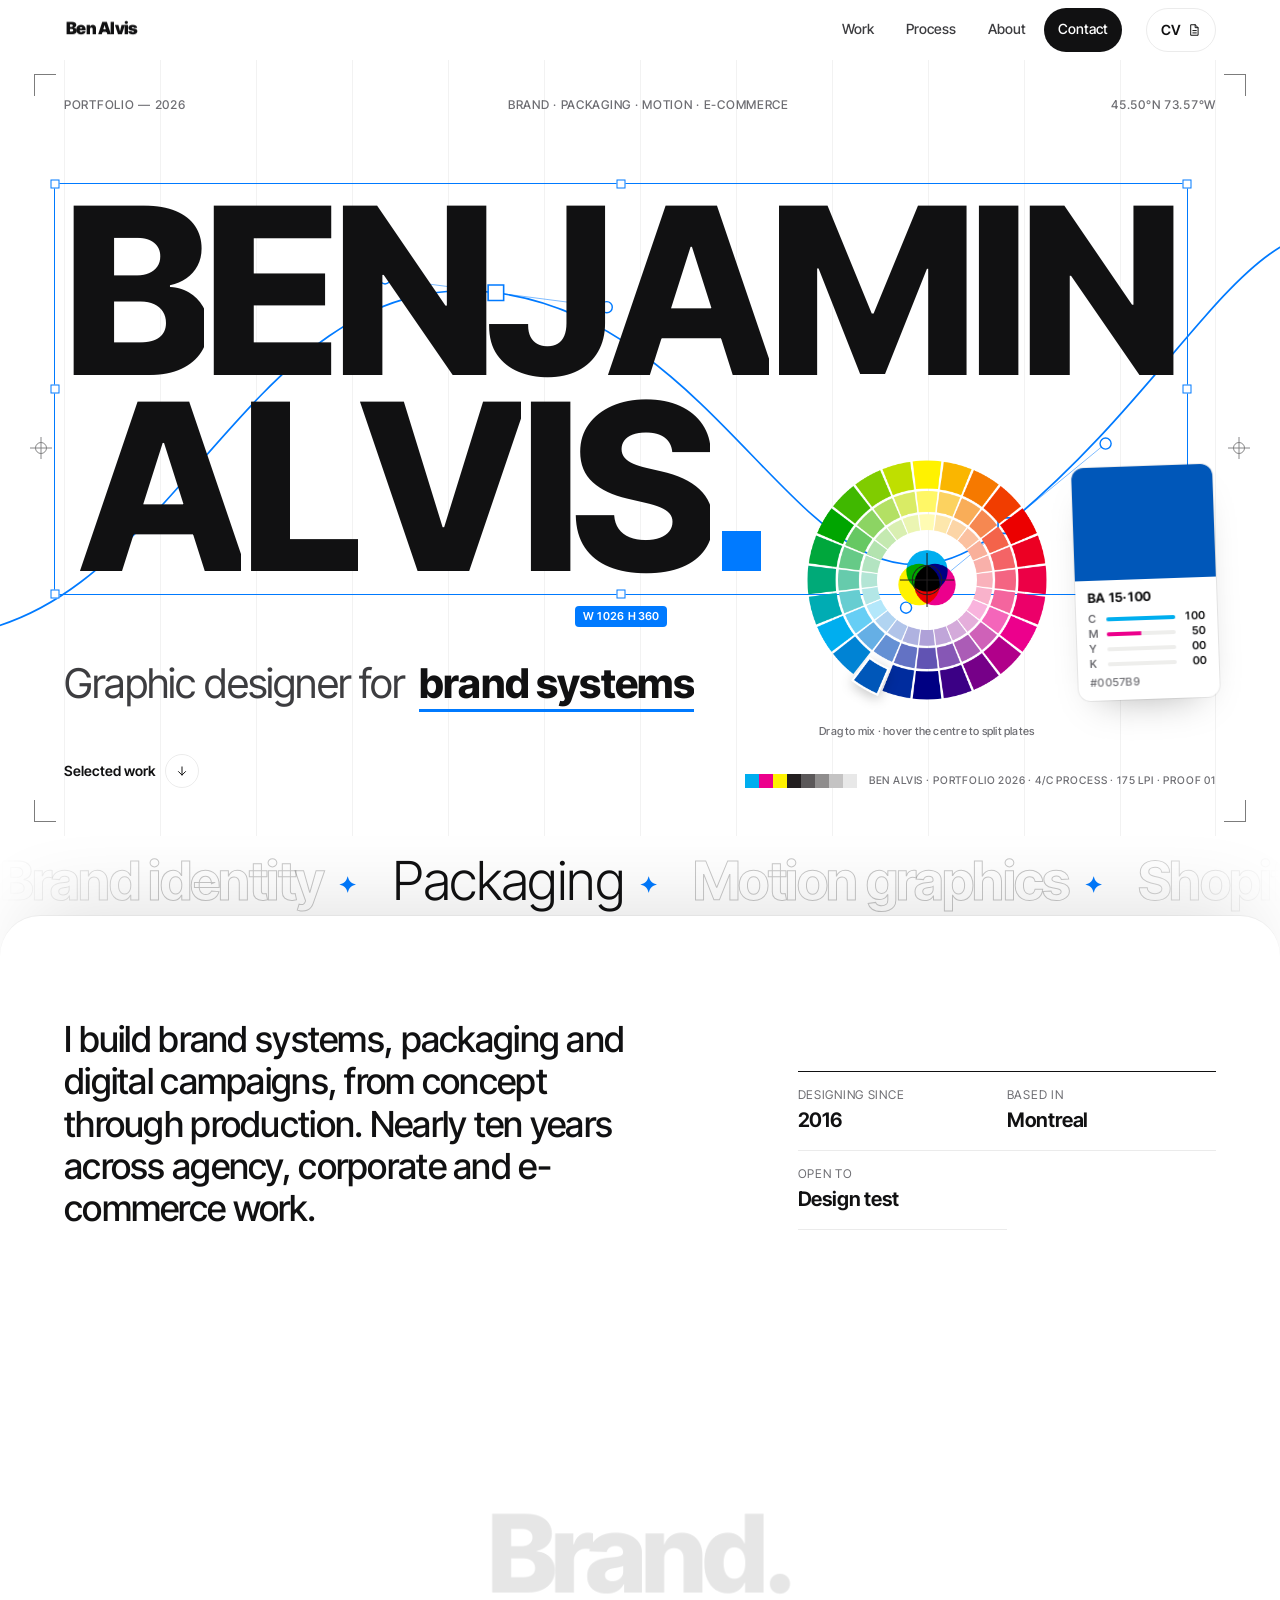
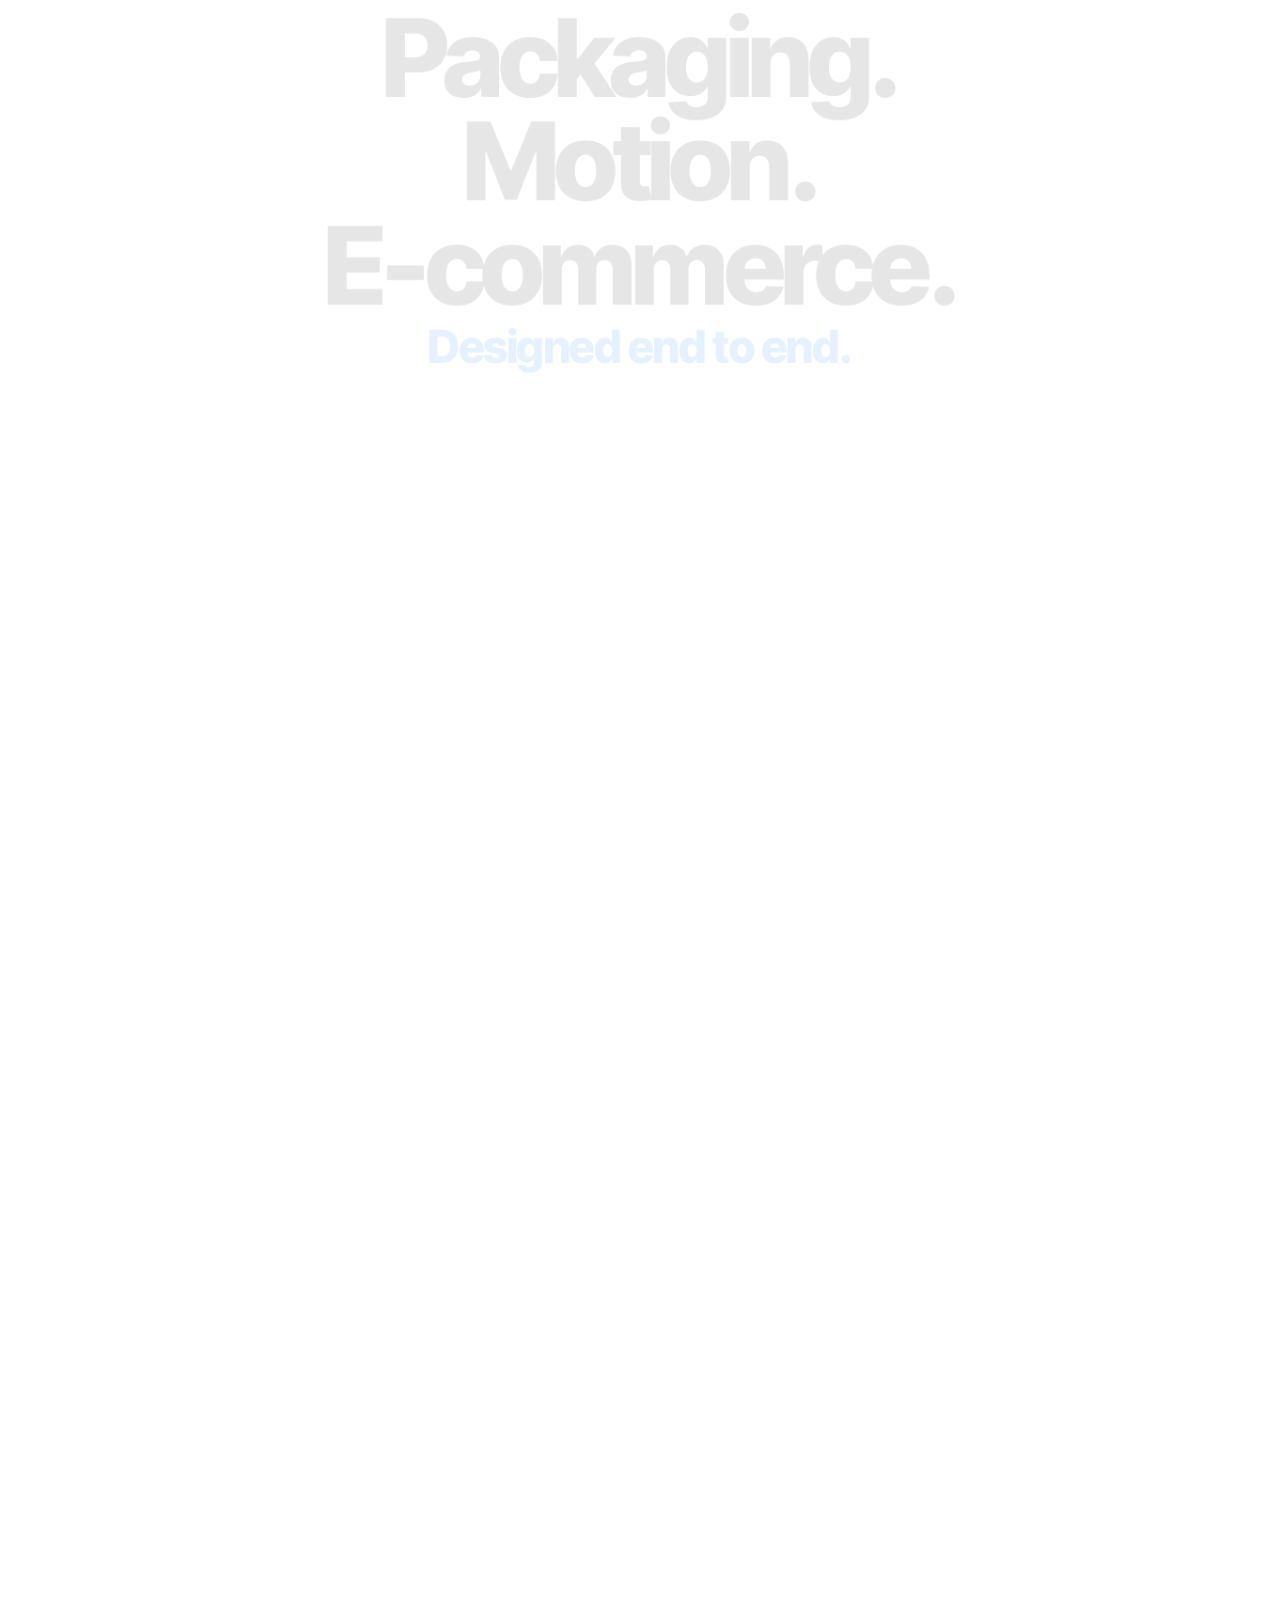
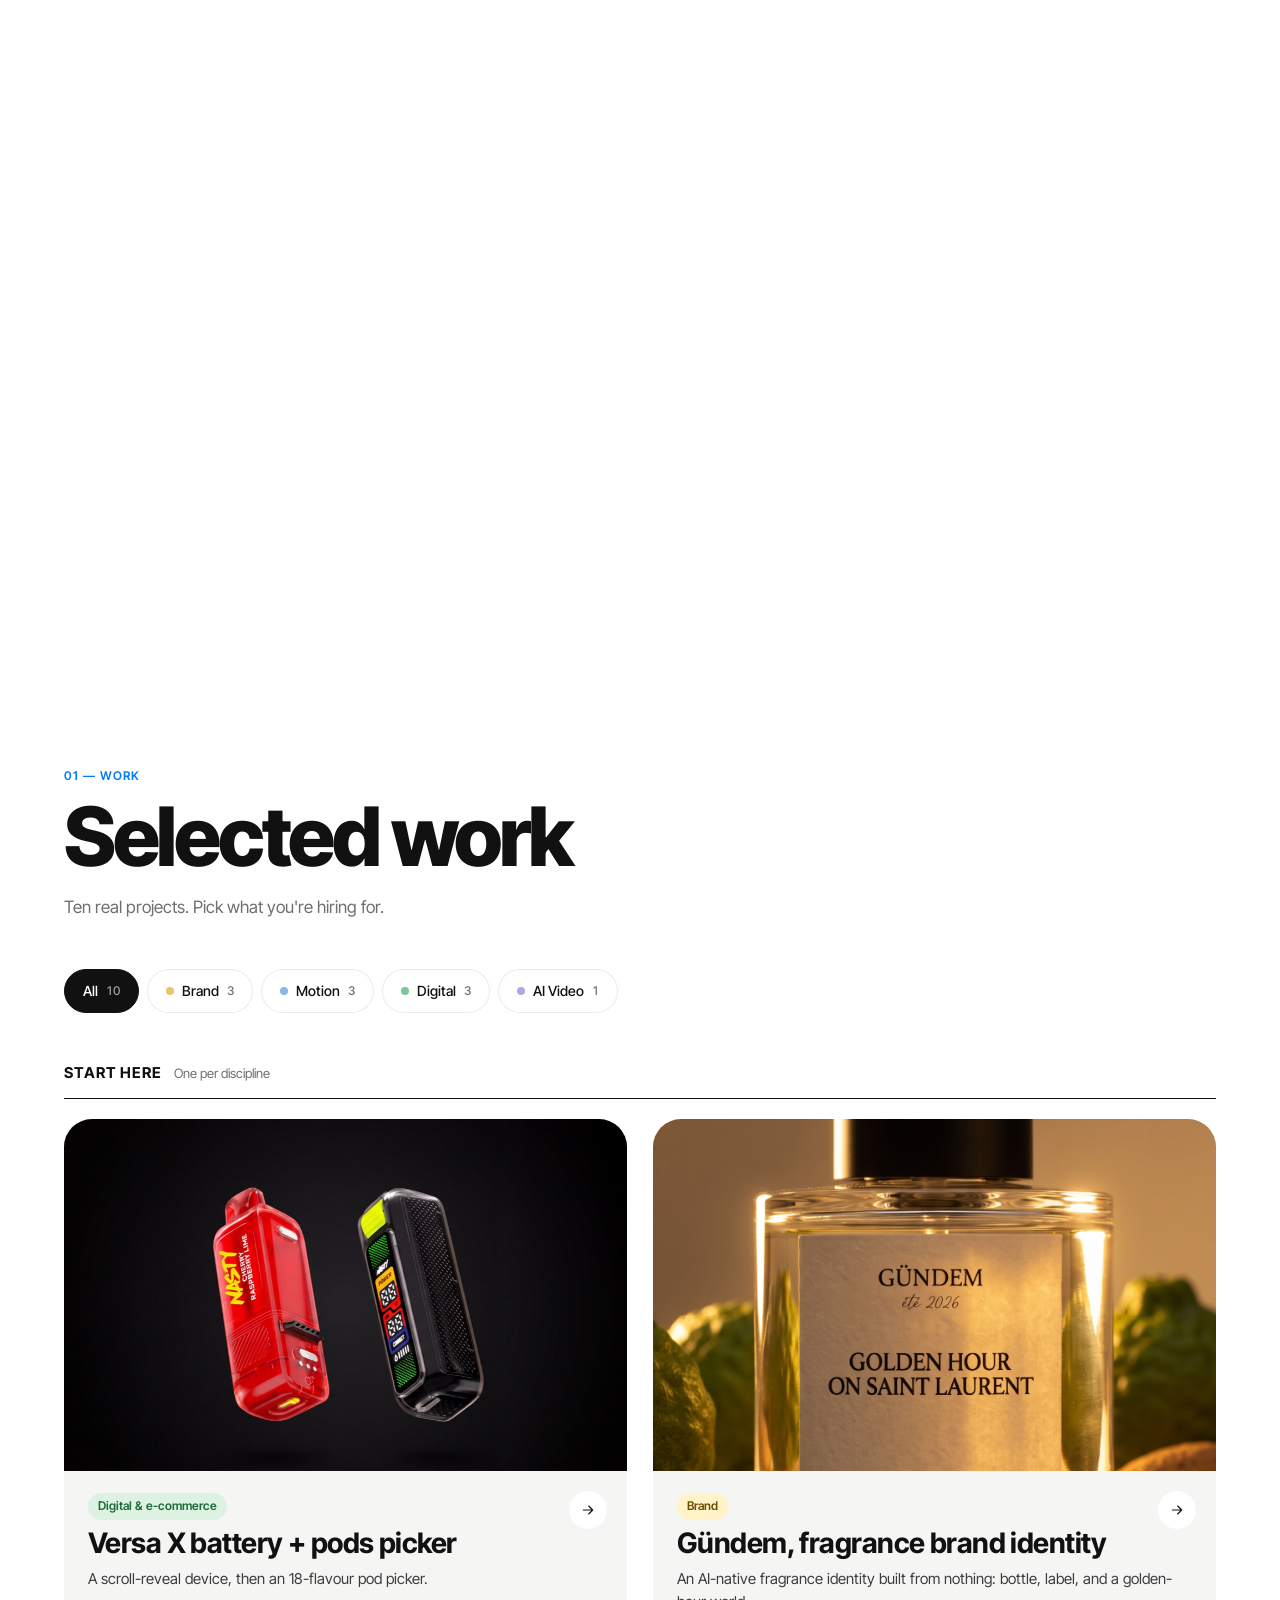
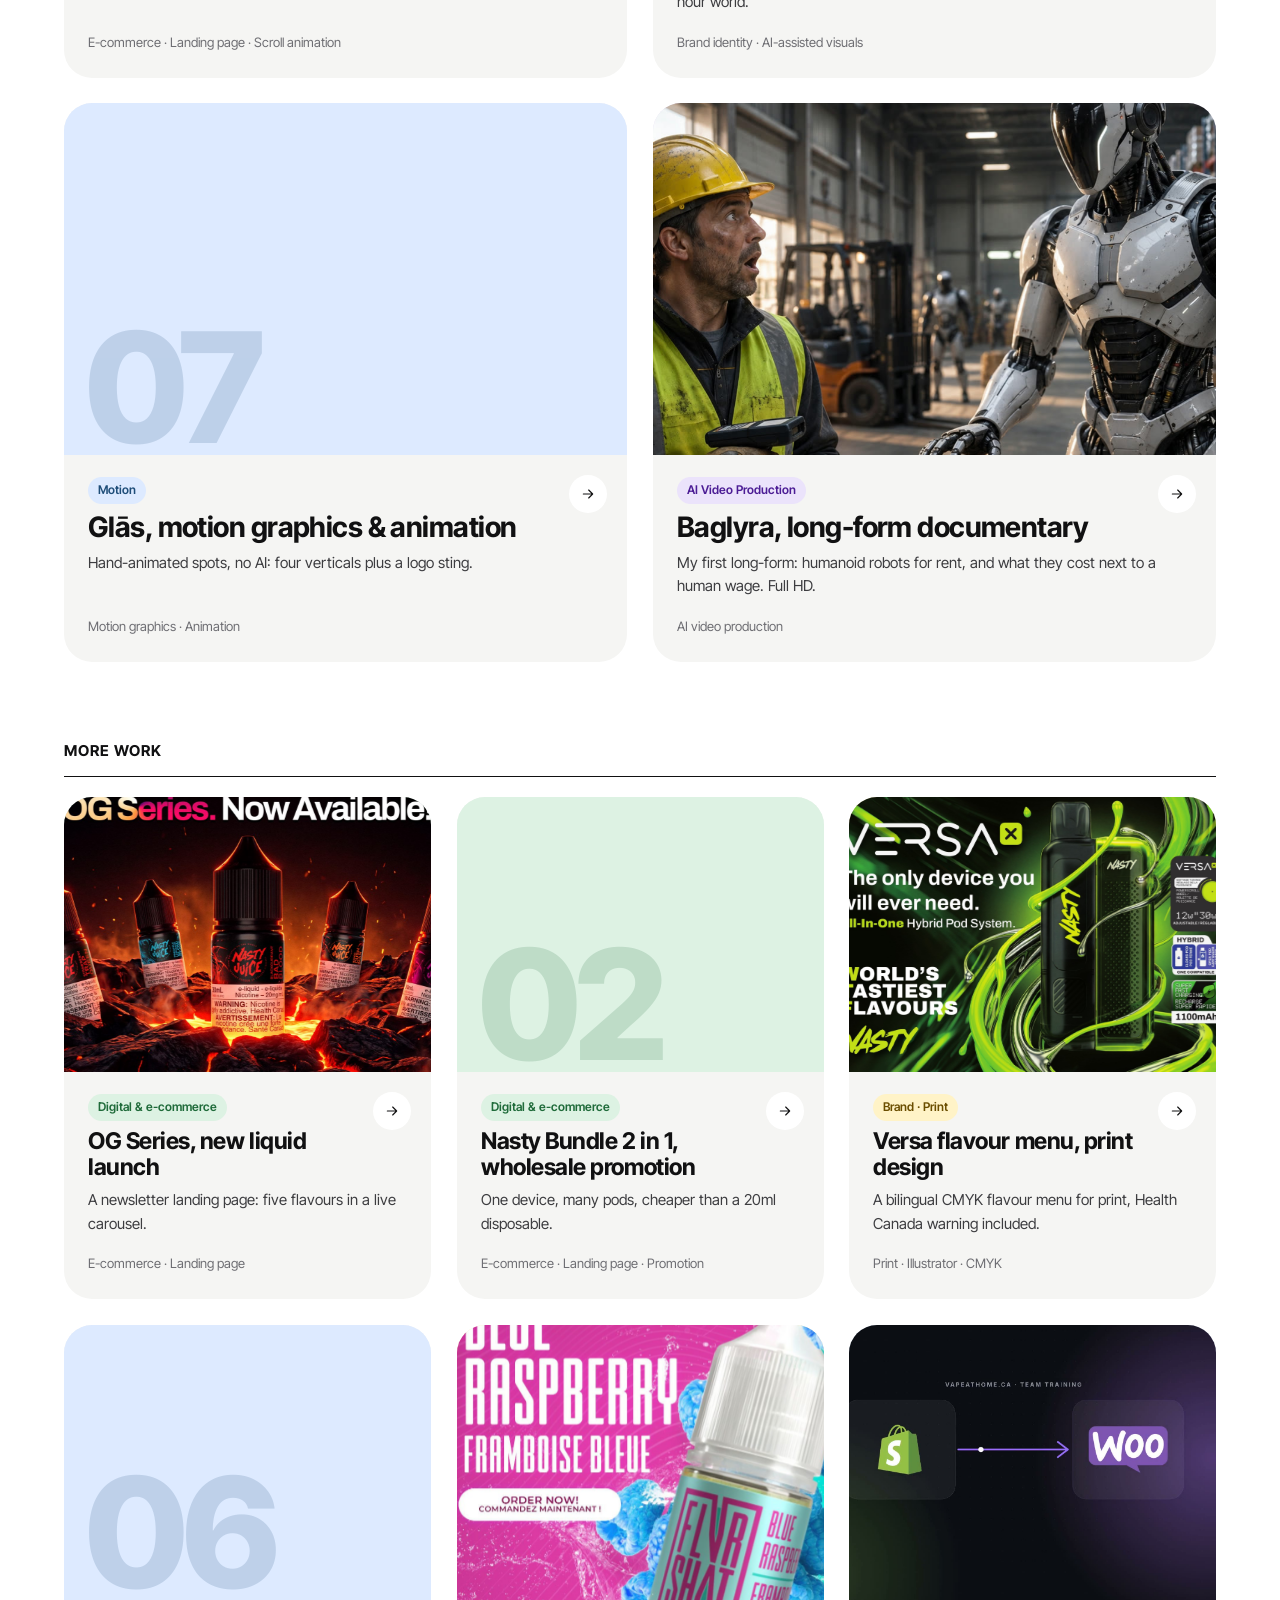
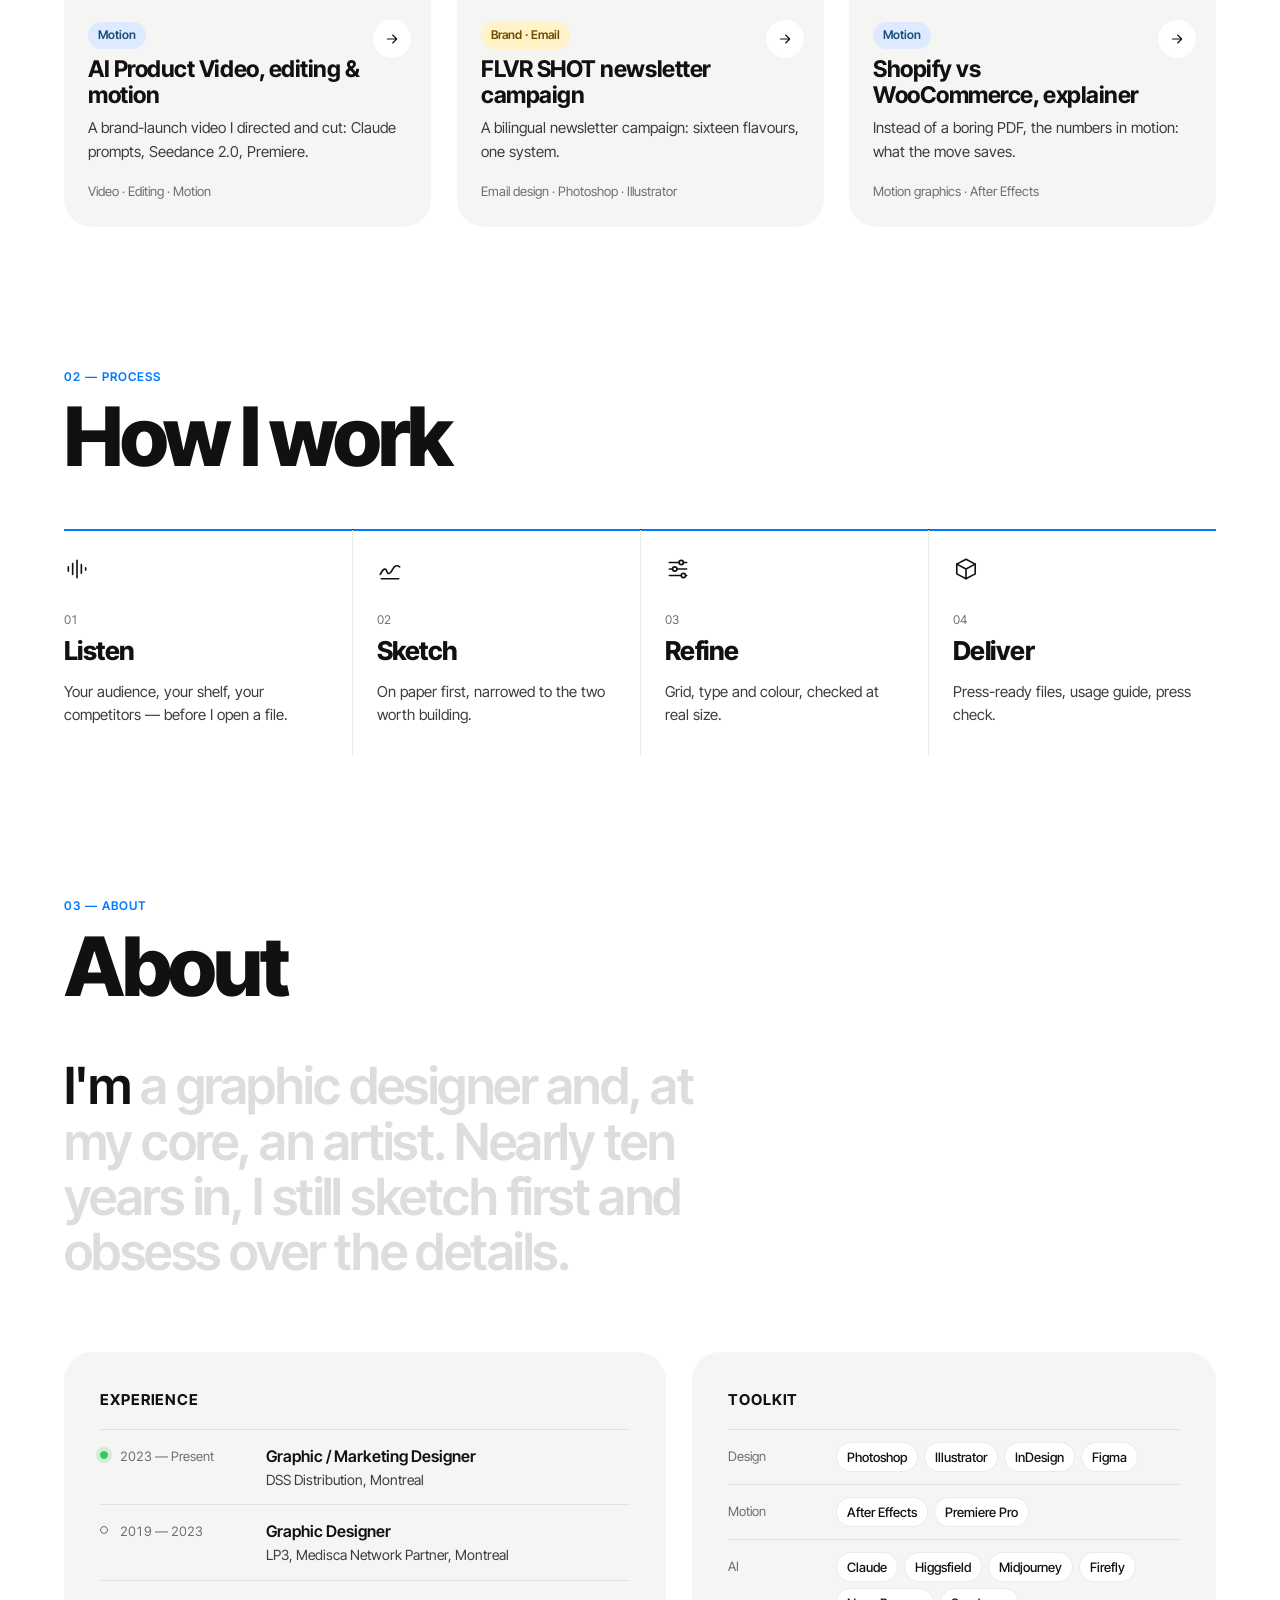
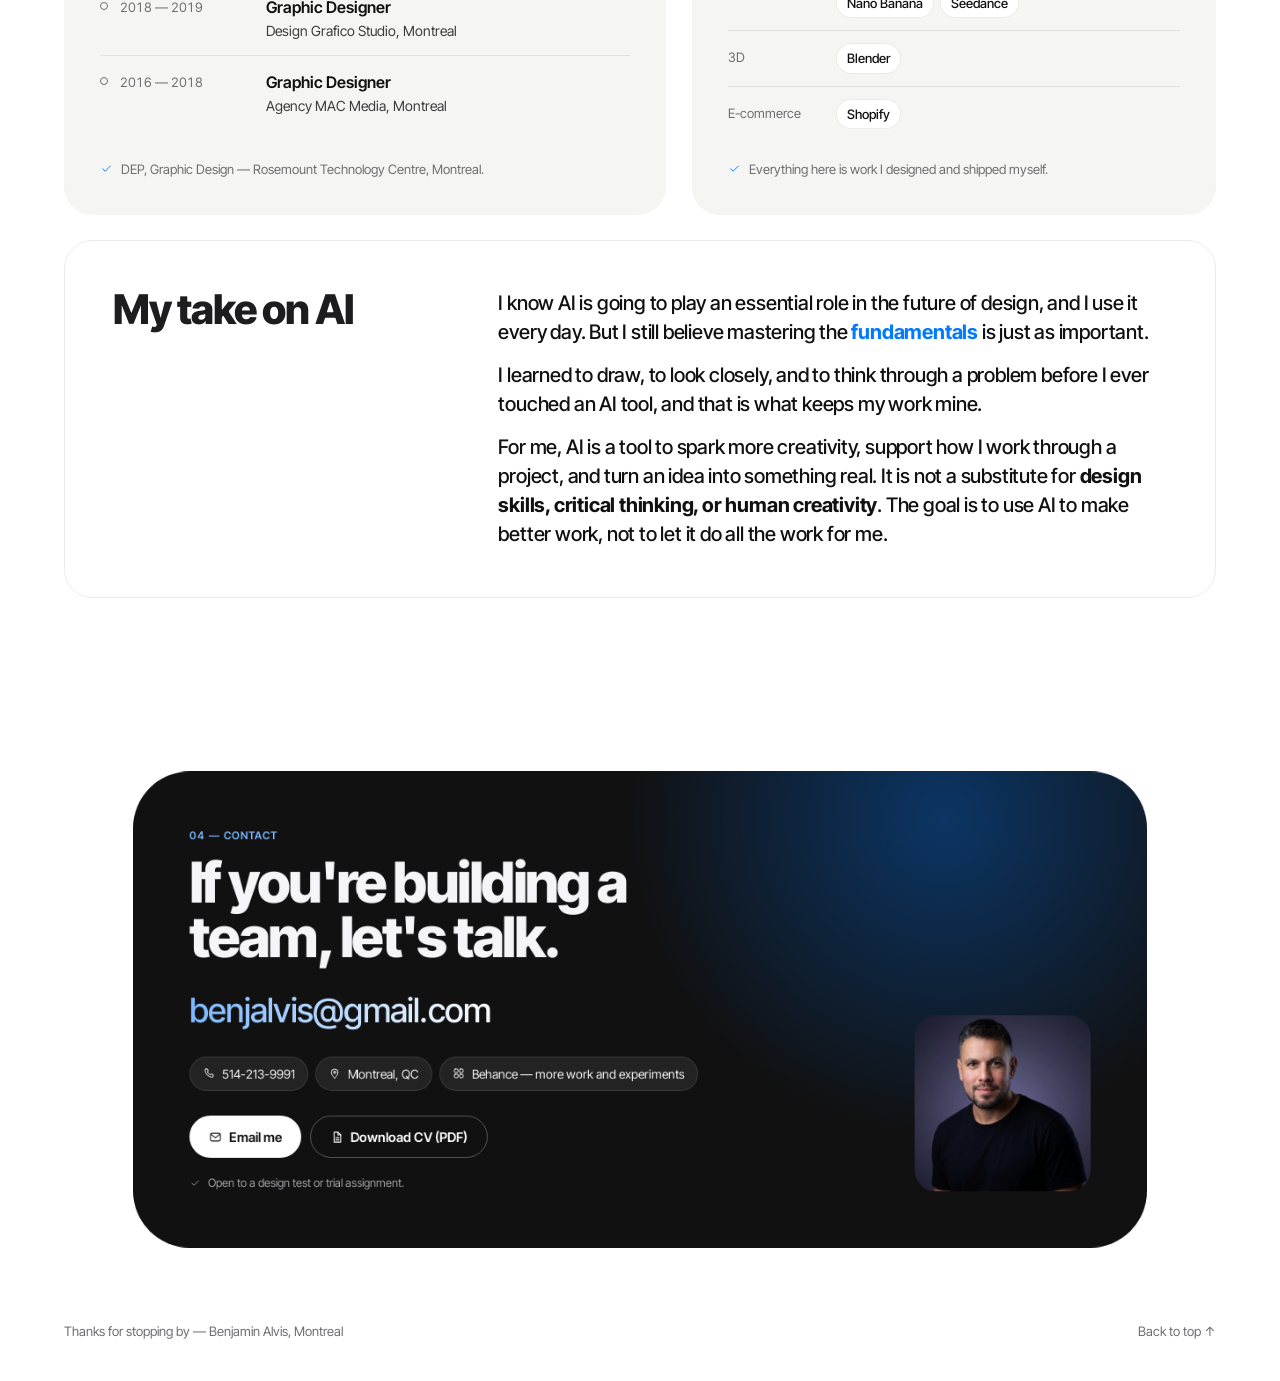
<file: index.html>
<!doctype html>
<html lang="en">
<head>
<meta charset="utf-8">
<meta name="viewport" content="width=device-width, initial-scale=1, viewport-fit=cover">
<title>Benjamin Alvis — Graphic Designer, Montreal</title>
<meta name="description" content="Benjamin Alvis, graphic designer in Montreal. Brand systems, packaging, motion and e-commerce, from concept through production.">
<meta name="theme-color" content="#ffffff">
<link rel="canonical" href="https://dss-ben.github.io/">
<meta property="og:type" content="website">
<meta property="og:title" content="Benjamin Alvis — Graphic Designer, Montreal">
<meta property="og:description" content="Brand systems, packaging, motion and e-commerce, from concept through production.">
<meta property="og:url" content="https://dss-ben.github.io/">
<meta property="og:image" content="https://dss-ben.github.io/assets/ben-portrait.jpg">
<meta name="twitter:card" content="summary_large_image">
<link rel="icon" href="data:image/svg+xml,%3Csvg xmlns='http://www.w3.org/2000/svg' viewBox='0 0 64 64'%3E%3Crect width='64' height='64' rx='14' fill='%23111'/%3E%3Ctext x='9' y='45' font-family='Arial' font-weight='900' font-size='34' fill='%23fff'%3EBA%3C/text%3E%3Crect x='50' y='38' width='7' height='7' fill='%23007AFF'/%3E%3C/svg%3E">
<link rel="preconnect" href="https://fonts.googleapis.com">
<link rel="preconnect" href="https://fonts.gstatic.com" crossorigin>
<link href="https://fonts.googleapis.com/css2?family=Inter+Tight:wght@100..900&display=swap" rel="stylesheet">
<link rel="stylesheet" href="css/styles.css?v=20261127j">
<script>document.documentElement.classList.add('js');</script>
</head>
<body>

<a class="skip-link" href="#work">Skip to work</a>

<svg class="sprite" aria-hidden="true" focusable="false" xmlns="http://www.w3.org/2000/svg">
  <symbol id="i-ear" viewBox="0 0 24 24"><path d="M4 10v4M8 7v10M12 4v16M16 8v8M20 11v2"/></symbol>
  <symbol id="i-sketch" viewBox="0 0 24 24"><path d="M3 17c3-6 5-6 6-3s3 3 5-1 4-5 7-3"/><path d="M4 21h16"/></symbol>
  <symbol id="i-sliders" viewBox="0 0 24 24"><path d="M4 6h9M17 6h3M4 12h3M11 12h9M4 18h11M19 18h1"/><circle cx="15" cy="6" r="2"/><circle cx="9" cy="12" r="2"/><circle cx="17" cy="18" r="2"/></symbol>
  <symbol id="i-box" viewBox="0 0 24 24"><path d="M3.5 7.5L12 3l8.5 4.5v9L12 21l-8.5-4.5v-9z"/><path d="M3.5 7.5L12 12l8.5-4.5M12 12v9"/></symbol>
  <symbol id="i-mail" viewBox="0 0 24 24"><rect x="3" y="5" width="18" height="14" rx="3"/><path d="M4 7l8 6 8-6"/></symbol>
  <symbol id="i-phone" viewBox="0 0 24 24"><path d="M6.5 3.5h3l1.5 4-2 1.3a11 11 0 006.2 6.2l1.3-2 4 1.5v3a2 2 0 01-2 2A16.5 16.5 0 014.5 5.5a2 2 0 012-2z"/></symbol>
  <symbol id="i-grid" viewBox="0 0 24 24"><rect x="3.5" y="3.5" width="7" height="7" rx="2"/><rect x="13.5" y="3.5" width="7" height="7" rx="2"/><rect x="3.5" y="13.5" width="7" height="7" rx="2"/><rect x="13.5" y="13.5" width="7" height="7" rx="2"/></symbol>
  <symbol id="i-pin" viewBox="0 0 24 24"><path d="M12 21s-6.5-5.6-6.5-11a6.5 6.5 0 0113 0c0 5.4-6.5 11-6.5 11z"/><circle cx="12" cy="10" r="2.3"/></symbol>
  <symbol id="i-check" viewBox="0 0 24 24"><path d="M5 12.5l4.5 4.5L19 7.5"/></symbol>
  <symbol id="i-arrow" viewBox="0 0 24 24"><path d="M5 12h14M13 6l6 6-6 6"/></symbol>
  <symbol id="i-down" viewBox="0 0 24 24"><path d="M12 5v14M6 13l6 6 6-6"/></symbol>
  <symbol id="i-doc" viewBox="0 0 24 24"><path d="M7 3h7l5 5v13H7z"/><path d="M14 3v5h5M10 13h6M10 17h6"/></symbol>
</svg>

<header class="site-header">
  <div class="header-inner">
    <a class="brand" href="#top" aria-label="Ben Alvis, Graphic Design — back to top"><span class="ba-logo" id="ba-logo"><span class="ba-logo__sr">Ben Alvis, Graphic Design</span><span class="ba-logo__ph" id="ba-logo-a" aria-hidden="true"></span><span class="ba-logo__ph" id="ba-logo-b" aria-hidden="true"></span></span></a>
    <nav class="nav" aria-label="Primary">
      <a href="#work">Work</a>
      <a href="#process">Process</a>
      <a href="#about">About</a>
      <a href="#contact">Contact</a>
    </nav>
    <a class="header-cv" href="cv/Benjamin-Alvis-CV.pdf">CV<svg class="ico" aria-hidden="true"><use href="#i-doc"/></svg></a>
  </div>
  <span class="scroll-progress" aria-hidden="true"></span>
</header>

<main id="top">

  <!-- ============ HERO: kinetic type on white ============ -->
  <section class="hero" aria-labelledby="hero-name">
    <div class="hero-stage" data-hero>
      <div class="hero-grid" aria-hidden="true"><i></i><i></i><i></i><i></i><i></i><i></i><i></i><i></i><i></i><i></i><i></i><i></i></div>
      <span class="crop crop--tl" aria-hidden="true"></span><span class="crop crop--tr" aria-hidden="true"></span>
      <span class="crop crop--bl" aria-hidden="true"></span><span class="crop crop--br" aria-hidden="true"></span>

      <svg class="pen" viewBox="0 0 1200 700" preserveAspectRatio="xMidYMid slice" aria-hidden="true">
        <path class="pen-path" d="M-40 520 C 180 520, 240 180, 470 210 S 760 560, 930 420 S 1150 120, 1260 160"/>
        <g class="pen-handles">
          <line x1="370" y1="197" x2="570" y2="223"/><circle class="pen-hnd" cx="370" cy="197" r="5"/><circle class="pen-hnd" cx="570" cy="223" r="5"/>
          <line x1="840" y1="494" x2="1020" y2="346"/><circle class="pen-hnd" cx="840" cy="494" r="5"/><circle class="pen-hnd" cx="1020" cy="346" r="5"/>
        </g>
        <rect class="pen-anchor" x="463" y="203" width="14" height="14"/>
        <rect class="pen-anchor" x="923" y="413" width="14" height="14"/>
      </svg>

      <div class="hero-meta hero-meta--top" aria-hidden="true">
        <span data-scramble>Portfolio — 2026</span>
        <span data-scramble class="hide-sm">Brand · Packaging · Motion · E-commerce</span>
        <span data-scramble>45.50°N 73.57°W</span>
      </div>

      <h1 class="hero-name" id="hero-name" aria-label="Benjamin Alvis, graphic designer in Montreal">
        <span class="kt-line" aria-hidden="true">BENJAMIN</span>
        <span class="kt-line" aria-hidden="true">ALVIS<b class="kt-dot"></b></span>
      </h1>

      <div class="select-box" aria-hidden="true">
        <i class="h h1"></i><i class="h h2"></i><i class="h h3"></i><i class="h h4"></i><i class="h h5"></i><i class="h h6"></i><i class="h h7"></i><i class="h h8"></i>
        <span class="select-tag">W <b data-w>0</b> &nbsp;H <b data-h>0</b></span>
      </div>

      <p class="hero-role">
        <span class="hero-role__lead">Graphic designer for</span>
        <span class="rotator" data-words="brand systems|packaging|motion|e-commerce|print|AI video">brand systems</span>
      </p>

      <!-- CMYK press wheel: every swatch is mixed from process inks -->
      <div class="press" data-press>
        <div class="press-wheel">
          <svg class="wheel" viewBox="-210 -210 420 420" role="slider" tabindex="0" aria-label="CMYK ink wheel. Drag, or use the arrow keys, to mix a colour." aria-valuemin="0" aria-valuemax="23">
            <g class="wheel-ticks" aria-hidden="true"></g>
            <g class="wheel-segs"></g>
            <g class="wheel-plates" aria-hidden="true">
              <circle class="plate plate--c" cx="0" cy="-15" r="34"/>
              <circle class="plate plate--m" cx="13" cy="7.5" r="34"/>
              <circle class="plate plate--y" cx="-13" cy="7.5" r="34"/>
              <g class="plate--k"><circle cx="0" cy="0" r="24"/><path d="M0 -44V44M-44 0H44"/></g>
              <text class="plate-label" x="-4.5" y="-60">C</text><text class="plate-label" x="52" y="44">M</text><text class="plate-label" x="-60" y="44">Y</text>
              <circle class="plates-hit" r="66"/>
            </g>
          </svg>
        </div>
        <div class="press-chip" aria-live="polite">
          <span class="chip-swatch"></span>
          <div class="chip-body">
            <p class="chip-name">BA 15·100</p>
            <ul class="inks">
              <li data-ink="c"><span>C</span><i></i><b>00</b></li>
              <li data-ink="m"><span>M</span><i></i><b>00</b></li>
              <li data-ink="y"><span>Y</span><i></i><b>00</b></li>
              <li data-ink="k"><span>K</span><i></i><b>00</b></li>
            </ul>
            <p class="chip-hex">#000000</p>
          </div>
        </div>
        <p class="press-hint" aria-hidden="true">Drag to mix · hover the centre to split plates</p>
      </div>

      <!-- print furniture: registration marks + colour control bar -->
      <svg class="reg reg--l" viewBox="0 0 24 24" aria-hidden="true"><circle cx="12" cy="12" r="6"/><path d="M12 0v24M0 12h24"/></svg>
      <svg class="reg reg--r" viewBox="0 0 24 24" aria-hidden="true"><circle cx="12" cy="12" r="6"/><path d="M12 0v24M0 12h24"/></svg>
      <div class="colour-bar" aria-hidden="true">
        <i style="--k:#00AEEF"></i><i style="--k:#EC008C"></i><i style="--k:#FFF200"></i><i style="--k:#231F20"></i>
        <i style="--k:#5B5859"></i><i style="--k:#8F8D8D"></i><i style="--k:#C4C3C3"></i><i style="--k:#E8E8E8"></i>
        <span>Ben Alvis · Portfolio 2026 · 4/C process · 175 lpi · Proof 01</span>
      </div>

      <a class="hero-cue" href="#work"><span>Selected work</span><svg class="ico" aria-hidden="true"><use href="#i-down"/></svg></a>
    </div>

    <div class="ticker" aria-hidden="true">
      <div class="ticker-track">
        <span>Brand identity</span><span>Packaging</span><span>Motion graphics</span><span>Shopify</span><span>Print &amp; CMYK</span><span>Art direction</span><span>AI video</span><span>Email design</span>
        <span>Brand identity</span><span>Packaging</span><span>Motion graphics</span><span>Shopify</span><span>Print &amp; CMYK</span><span>Art direction</span><span>AI video</span><span>Email design</span>
      </div>
    </div>
  </section>

  <div class="page-over">
  <!-- ============ INTRO: one line + facts ============ -->
  <section class="intro wrap" aria-label="Introduction">
    <p class="intro-lead" data-scrub>I build brand systems, packaging and digital campaigns, from concept through production. Nearly ten years across agency, corporate and e-commerce work.</p>
    <dl class="facts" data-reveal>
      <div><dt>Designing since</dt><dd data-count="2016" data-from="2006">2016</dd></div>
      <div><dt>Based in</dt><dd>Montreal</dd></div>
      <div><dt>Open to</dt><dd>Design test</dd></div>
    </dl>
  </section>

  <!-- ============ STATEMENT: pinned, lights up on scroll ============ -->
  <section class="statement" aria-label="What I do">
    <div class="statement-sticky">
      <p class="statement-text" data-statement>
        <span>Brand.</span> <span>Packaging.</span> <span>Motion.</span> <span>E-commerce.</span>
        <span class="statement-end">Designed end to end.</span>
      </p>
    </div>
  </section>

  <!-- ============ WORK ============ -->
  <section id="work" class="section wrap" aria-labelledby="work-title">
    <div class="section-head" data-reveal>
      <p class="eyebrow">01 — Work</p>
      <h2 id="work-title" class="rise"><span>Selected work</span></h2>
      <p class="section-sub">Ten real projects. Pick what you're hiring for.</p>
    </div>

    <div class="filters" role="group" aria-label="Filter projects by discipline" data-reveal>
      <button type="button" class="filter" data-filter="all" aria-pressed="true">All <span class="count">10</span></button>
      <button type="button" class="filter" data-filter="brand" aria-pressed="false"><i style="--c:var(--brand-line)"></i>Brand <span class="count">3</span></button>
      <button type="button" class="filter" data-filter="motion" aria-pressed="false"><i style="--c:var(--motion-line)"></i>Motion <span class="count">3</span></button>
      <button type="button" class="filter" data-filter="digital" aria-pressed="false"><i style="--c:var(--digital-line)"></i>Digital <span class="count">3</span></button>
      <button type="button" class="filter" data-filter="ai-video" aria-pressed="false"><i style="--c:var(--ai-video-line)"></i>AI Video <span class="count">1</span></button>
    </div>
    <p class="visually-hidden" id="filter-status" aria-live="polite">Showing all 10 projects.</p>

    <h3 class="group-title" data-group="start">Start here <span>One per discipline</span></h3>
    <div class="grid grid--feature" data-group="start">
      <article class="card" data-discipline="digital" data-reveal>
        <a class="card-link" href="projects/versa-x-battery-pods/">
          <div class="card-media"><img src="projects/versa-x-battery-pods/assets/versa-x-thumbnail.jpg" alt="Versa X device beside a red Cherry Raspberry Lime pod" loading="lazy" decoding="async"><span class="card-num" aria-hidden="true">03</span></div>
          <div class="card-body">
            <p class="chip chip--digital">Digital &amp; e-commerce</p>
            <h4 class="card-title">Versa X battery + pods picker</h4>
            <p class="card-desc">A scroll-reveal device, then an 18-flavour pod picker.</p>
            <p class="card-tags">E-commerce · Landing page · Scroll animation</p>
            <span class="card-go" aria-hidden="true"><svg class="ico"><use href="#i-arrow"/></svg></span>
          </div>
        </a>
      </article>
      <article class="card" data-discipline="brand" data-reveal>
        <a class="card-link" href="projects/gundem-golden-hour/">
          <div class="card-media"><img src="projects/gundem-golden-hour/gundem-straight-hero.png" alt="Gündem perfume bottle in golden light" loading="lazy" decoding="async"><span class="card-num" aria-hidden="true">05</span></div>
          <div class="card-body">
            <p class="chip chip--brand">Brand</p>
            <h4 class="card-title">Gündem, fragrance brand identity</h4>
            <p class="card-desc">An AI-native fragrance identity built from nothing: bottle, label, and a golden-hour world.</p>
            <p class="card-tags">Brand identity · AI-assisted visuals</p>
            <span class="card-go" aria-hidden="true"><svg class="ico"><use href="#i-arrow"/></svg></span>
          </div>
        </a>
      </article>
      <article class="card" data-discipline="motion" data-reveal>
        <a class="card-link" href="projects/glas-motion/">
          <div class="card-media"><video muted loop playsinline preload="none" data-autoplay poster="projects/glas-motion/glas-logo-sting-poster.jpg" src="projects/glas-motion/glas-logo-sting.mp4" aria-label="Glās logo sting animation"></video><span class="card-num" aria-hidden="true">07</span></div>
          <div class="card-body">
            <p class="chip chip--motion">Motion</p>
            <h4 class="card-title">Glās, motion graphics &amp; animation</h4>
            <p class="card-desc">Hand-animated spots, no AI: four verticals plus a logo sting.</p>
            <p class="card-tags">Motion graphics · Animation</p>
            <span class="card-go" aria-hidden="true"><svg class="ico"><use href="#i-arrow"/></svg></span>
          </div>
        </a>
      </article>
      <article class="card" data-discipline="ai-video" data-reveal>
        <a class="card-link" href="projects/baglyra-humanoid-robots/">
          <div class="card-media"><img src="projects/baglyra-humanoid-robots/card-4x3.jpg" alt="Warehouse worker looking up at a white humanoid robot" loading="lazy" decoding="async"><span class="card-num" aria-hidden="true">09</span></div>
          <div class="card-body">
            <p class="chip chip--ai-video">AI Video Production</p>
            <h4 class="card-title">Baglyra, long-form documentary</h4>
            <p class="card-desc">My first long-form: humanoid robots for rent, and what they cost next to a human wage. Full HD.</p>
            <p class="card-tags">AI video production</p>
            <span class="card-go" aria-hidden="true"><svg class="ico"><use href="#i-arrow"/></svg></span>
          </div>
        </a>
      </article>
    </div>

    <h3 class="group-title" data-group="more">More work</h3>
    <div class="grid" data-group="more">
      <article class="card" data-discipline="digital" data-reveal>
        <a class="card-link" href="projects/og-versa-launch/">
          <div class="card-media"><img src="projects/og-versa-launch/assets/og-hero-banner.jpg" alt="OG Series launch hero banner" loading="lazy" decoding="async"><span class="card-num" aria-hidden="true">01</span></div>
          <div class="card-body">
            <p class="chip chip--digital">Digital &amp; e-commerce</p>
            <h4 class="card-title">OG Series, new liquid launch</h4>
            <p class="card-desc">A newsletter landing page: five flavours in a live carousel.</p>
            <p class="card-tags">E-commerce · Landing page</p>
            <span class="card-go" aria-hidden="true"><svg class="ico"><use href="#i-arrow"/></svg></span>
          </div>
        </a>
      </article>
      <article class="card" data-discipline="digital" data-reveal>
        <a class="card-link" href="projects/nasty-bundle-2in1/">
          <div class="card-media"><img src="projects/nasty-bundle-2in1/assets/bundle-thumbnail.jpg" alt="Nasty Bundle 2 in 1 box, glowing" loading="lazy" decoding="async"><span class="card-num" aria-hidden="true">02</span></div>
          <div class="card-body">
            <p class="chip chip--digital">Digital &amp; e-commerce</p>
            <h4 class="card-title">Nasty Bundle 2 in 1, wholesale promotion</h4>
            <p class="card-desc">One device, many pods, cheaper than a 20ml disposable.</p>
            <p class="card-tags">E-commerce · Landing page · Promotion</p>
            <span class="card-go" aria-hidden="true"><svg class="ico"><use href="#i-arrow"/></svg></span>
          </div>
        </a>
      </article>
      <article class="card" data-discipline="brand" data-reveal>
        <a class="card-link" href="projects/versa-flavour-menu-print/">
          <div class="card-media"><img src="projects/versa-flavour-menu-print/assets/versa-thumbnail.jpg" alt="Versa flavour menu print design" loading="lazy" decoding="async"><span class="card-num" aria-hidden="true">04</span></div>
          <div class="card-body">
            <p class="chip chip--brand">Brand · Print</p>
            <h4 class="card-title">Versa flavour menu, print design</h4>
            <p class="card-desc">A bilingual CMYK flavour menu for print, Health Canada warning included.</p>
            <p class="card-tags">Print · Illustrator · CMYK</p>
            <span class="card-go" aria-hidden="true"><svg class="ico"><use href="#i-arrow"/></svg></span>
          </div>
        </a>
      </article>
      <article class="card" data-discipline="motion" data-reveal>
        <a class="card-link" href="projects/ai-product-video/">
          <div class="card-media"><video muted loop playsinline preload="none" data-autoplay poster="projects/ai-product-video/ai-product-video-poster.jpg" src="projects/ai-product-video/ai-product-video-720.mp4" aria-label="AI product video preview"></video><span class="card-num" aria-hidden="true">06</span></div>
          <div class="card-body">
            <p class="chip chip--motion">Motion</p>
            <h4 class="card-title">AI Product Video, editing &amp; motion</h4>
            <p class="card-desc">A brand-launch video I directed and cut: Claude prompts, Seedance 2.0, Premiere.</p>
            <p class="card-tags">Video · Editing · Motion</p>
            <span class="card-go" aria-hidden="true"><svg class="ico"><use href="#i-arrow"/></svg></span>
          </div>
        </a>
      </article>
      <article class="card" data-discipline="brand" data-reveal>
        <a class="card-link" href="projects/flvr-shot-newsletter-campaign/">
          <div class="card-media"><img src="projects/flvr-shot-newsletter-campaign/assets/3flvr-shot-2.jpg" alt="FLVR SHOT Blue Raspberry newsletter design" loading="lazy" decoding="async"><span class="card-num" aria-hidden="true">08</span></div>
          <div class="card-body">
            <p class="chip chip--brand">Brand · Email</p>
            <h4 class="card-title">FLVR SHOT newsletter campaign</h4>
            <p class="card-desc">A bilingual newsletter campaign: sixteen flavours, one system.</p>
            <p class="card-tags">Email design · Photoshop · Illustrator</p>
            <span class="card-go" aria-hidden="true"><svg class="ico"><use href="#i-arrow"/></svg></span>
          </div>
        </a>
      </article>
      <article class="card" data-discipline="motion" data-reveal>
        <a class="card-link" href="projects/vapeathome-shopify-vs-woocommerce/">
          <div class="card-media"><img src="projects/vapeathome-shopify-vs-woocommerce/card-4x3.jpg" alt="Shopify to WooCommerce, motion graphics explainer" loading="lazy" decoding="async"><span class="card-num" aria-hidden="true">10</span></div>
          <div class="card-body">
            <p class="chip chip--motion">Motion</p>
            <h4 class="card-title">Shopify vs WooCommerce, explainer</h4>
            <p class="card-desc">Instead of a boring PDF, the numbers in motion: what the move saves.</p>
            <p class="card-tags">Motion graphics · After Effects</p>
            <span class="card-go" aria-hidden="true"><svg class="ico"><use href="#i-arrow"/></svg></span>
          </div>
        </a>
      </article>
    </div>
  </section>

  <!-- ============ PROCESS ============ -->
  <section id="process" class="section wrap" aria-labelledby="process-title">
    <div class="section-head" data-reveal>
      <p class="eyebrow">02 — Process</p>
      <h2 id="process-title" class="rise"><span>How I work</span></h2>
    </div>
    <ol class="process">
      <li data-reveal><svg class="step-ico" aria-hidden="true"><use href="#i-ear"/></svg><span class="step-num">01</span><h3>Listen</h3><p>Your audience, your shelf, your competitors — before I open a file.</p></li>
      <li data-reveal><svg class="step-ico" aria-hidden="true"><use href="#i-sketch"/></svg><span class="step-num">02</span><h3>Sketch</h3><p>On paper first, narrowed to the two worth building.</p></li>
      <li data-reveal><svg class="step-ico" aria-hidden="true"><use href="#i-sliders"/></svg><span class="step-num">03</span><h3>Refine</h3><p>Grid, type and colour, checked at real size.</p></li>
      <li data-reveal><svg class="step-ico" aria-hidden="true"><use href="#i-box"/></svg><span class="step-num">04</span><h3>Deliver</h3><p>Press-ready files, usage guide, press check.</p></li>
    </ol>
  </section>

  <!-- ============ ABOUT ============ -->
  <section id="about" class="section wrap" aria-labelledby="about-title">
    <div class="section-head" data-reveal>
      <p class="eyebrow">03 — About</p>
      <h2 id="about-title" class="rise"><span>About</span></h2>
    </div>
    <p class="about-lead" data-scrub>I'm a graphic designer and, at my core, an artist. Nearly ten years in, I still sketch first and obsess over the details.</p>

    <div class="about-grid">
      <div class="panel" data-reveal>
        <h3 class="panel-title">Experience</h3>
        <ol class="timeline">
          <li class="is-current"><span class="tl-years">2023 — Present</span><span class="tl-role">Graphic / Marketing Designer</span><span class="tl-org">DSS Distribution, Montreal</span></li>
          <li><span class="tl-years">2019 — 2023</span><span class="tl-role">Graphic Designer</span><span class="tl-org">LP3, Medisca Network Partner, Montreal</span></li>
          <li><span class="tl-years">2018 — 2019</span><span class="tl-role">Graphic Designer</span><span class="tl-org">Design Grafico Studio, Montreal</span></li>
          <li><span class="tl-years">2016 — 2018</span><span class="tl-role">Graphic Designer</span><span class="tl-org">Agency MAC Media, Montreal</span></li>
        </ol>
        <p class="panel-note"><svg class="ico" aria-hidden="true"><use href="#i-check"/></svg>DEP, Graphic Design — Rosemount Technology Centre, Montreal.</p>
      </div>

      <div class="panel" data-reveal>
        <h3 class="panel-title">Toolkit</h3>
        <dl class="toolkit">
          <div><dt>Design</dt><dd><span>Photoshop</span><span>Illustrator</span><span>InDesign</span><span>Figma</span></dd></div>
          <div><dt>Motion</dt><dd><span>After Effects</span><span>Premiere Pro</span></dd></div>
          <div><dt>AI</dt><dd><span>Claude</span><span>Higgsfield</span><span>Midjourney</span><span>Firefly</span><span>Nano Banana</span><span>Seedance</span></dd></div>
          <div><dt>3D</dt><dd><span>Blender</span></dd></div>
          <div><dt>E-commerce</dt><dd><span>Shopify</span></dd></div>
        </dl>
        <p class="panel-note"><svg class="ico" aria-hidden="true"><use href="#i-check"/></svg>Everything here is work I designed and shipped myself.</p>
      </div>
    </div>

    <aside class="ai-note" id="ai" aria-labelledby="ai-note-title" data-reveal>
      <h3 class="ai-note-title" id="ai-note-title">My take on AI</h3>
      <div class="ai-note-body">
        <p>I know AI is going to play an essential role in the future of design, and I use it every day. But I still believe mastering the <strong class="ai-note-accent">fundamentals</strong> is just as important.</p>
        <p>I learned to draw, to look closely, and to think through a problem before I ever touched an AI tool, and that is what keeps my work mine.</p>
        <p>For me, AI is a tool to spark more creativity, support how I work through a project, and turn an idea into something real. It is not a substitute for <strong class="ai-note-strong">design skills, critical thinking, or human creativity</strong>. The goal is to use AI to make better work, not to let it do all the work for me.</p>
      </div>
    </aside>
  </section>

  <!-- ============ CONTACT ============ -->
  <section id="contact" class="section wrap" aria-labelledby="contact-title">
    <div class="contact-card" data-reveal>
      <span class="spot" aria-hidden="true"></span>
      <div class="contact-main">
        <p class="eyebrow eyebrow--dark">04 — Contact</p>
        <h2 id="contact-title" class="contact-title">If you're building a team, let's talk.</h2>
        <p class="contact-email"><a href="mailto:benjalvis@gmail.com">benjalvis@gmail.com</a></p>
        <ul class="contact-rows">
          <li><svg class="ico" aria-hidden="true"><use href="#i-phone"/></svg><a href="tel:+15142139991">514-213-9991</a></li>
          <li><svg class="ico" aria-hidden="true"><use href="#i-pin"/></svg>Montreal, QC</li>
          <li><svg class="ico" aria-hidden="true"><use href="#i-grid"/></svg><a href="https://www.behance.net/benjalvis" rel="noopener">Behance — more work and experiments</a></li>
        </ul>
        <div class="contact-actions">
          <a class="btn btn--light" href="mailto:benjalvis@gmail.com"><svg class="ico" aria-hidden="true"><use href="#i-mail"/></svg>Email me</a>
          <a class="btn btn--ghost" href="cv/Benjamin-Alvis-CV.pdf"><svg class="ico" aria-hidden="true"><use href="#i-doc"/></svg>Download CV (PDF)</a>
        </div>
        <p class="contact-note"><svg class="ico" aria-hidden="true"><use href="#i-check"/></svg>Open to a design test or trial assignment.</p>
      </div>
      <img class="contact-portrait" src="assets/ben-portrait.jpg" alt="Portrait of Benjamin Alvis" width="200" height="200" loading="lazy">
    </div>
  </section>
  </div>
</main>

<footer class="site-footer wrap">
  <p>Thanks for stopping by — Benjamin Alvis, Montreal</p>
  <a href="#top">Back to top ↑</a>
</footer>

<script src="js/hero.js?v=20261127j"></script>
<script src="js/main.js?v=20261127j"></script>
<script src="js/motion.js?v=20261127j"></script>
<script src="js/press.js?v=20261127j"></script>
<script src="js/logo.js?v=20261127j"></script>
</body>
</html>
</file>
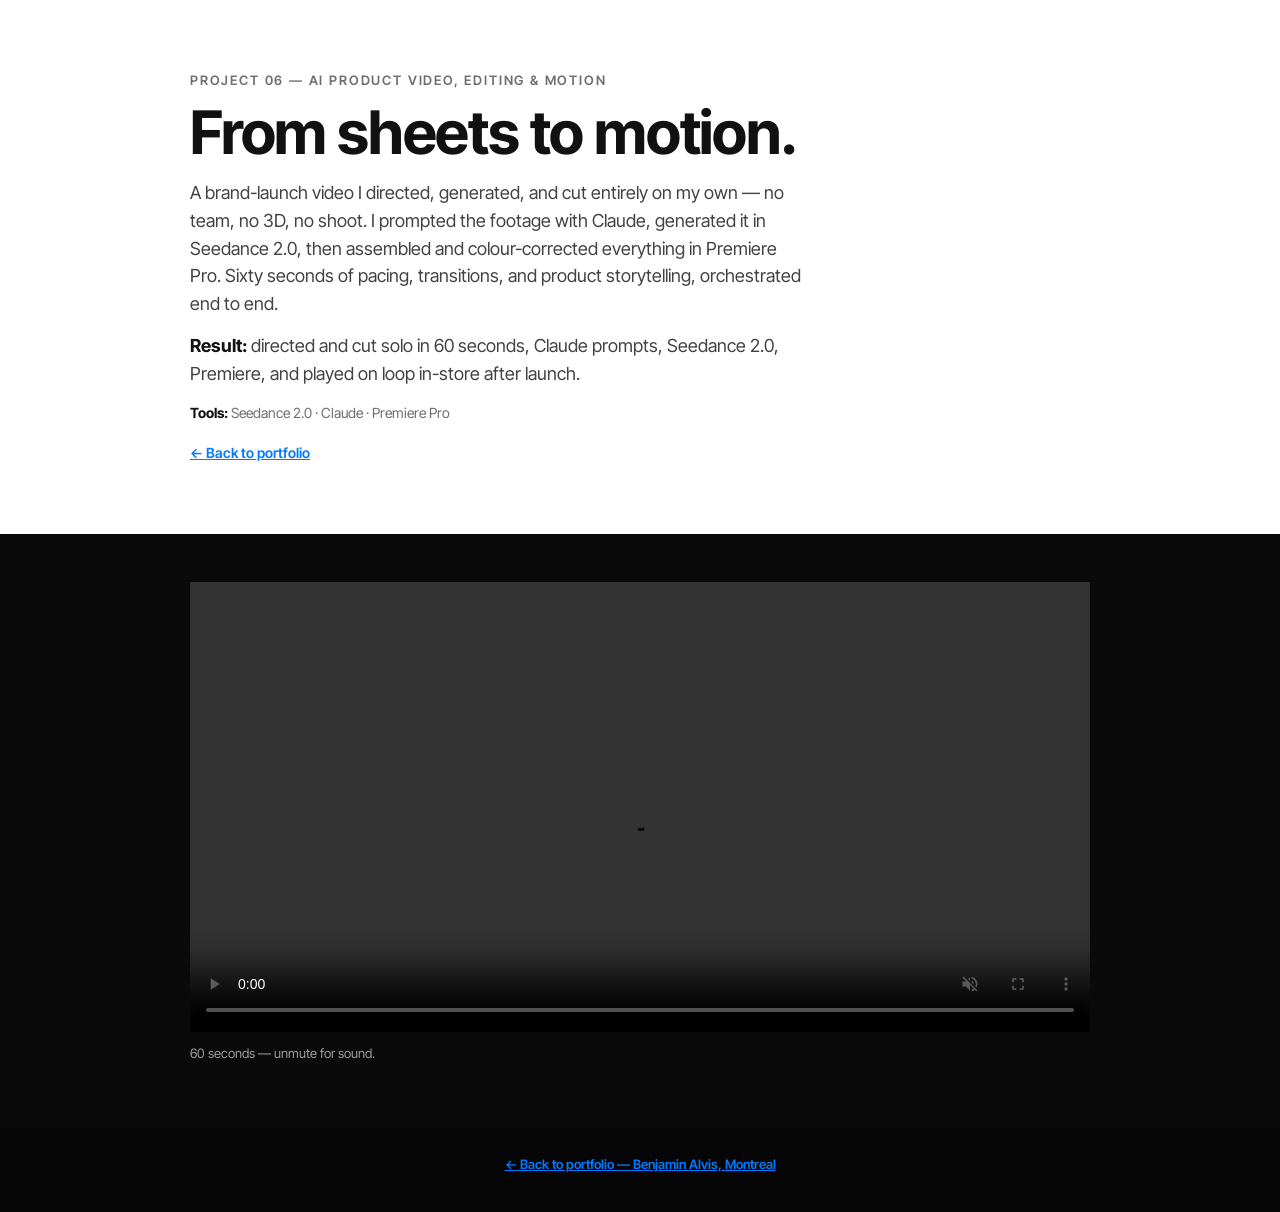
<file: projects/ai-product-video/index.html>
<!DOCTYPE html>
<html lang="en">
<head>
<meta charset="utf-8">
<meta name="viewport" content="width=device-width, initial-scale=1">
<title>AI Product Video — From sheets to motion</title>
<meta name="description" content="A brand-launch product video directed and cut by Benjamin Alvis: Claude prompts, Seedance 2.0, Premiere.">
<link href="https://fonts.googleapis.com/css2?family=Inter+Tight:wght@400;500;600;700&display=swap" rel="stylesheet">
<style>
  body{margin:0;background:#050505}
  .v-wrap{background:#0a0a0a;color:#fff;font-family:'Inter Tight',system-ui,sans-serif;padding:48px 20px 64px}
  .v-wrap figure{max-width:900px;margin:0 auto}
  .v-wrap video{display:block;width:100%;height:auto;background:#000}
  .v-wrap figcaption{font-size:13px;line-height:1.5;color:rgba(255,255,255,.6);margin-top:12px}
</style>
</head>
<body style="margin:0;background:#050505">
<section style="background:#fff;color:#111;font-family:'Inter Tight',system-ui,sans-serif;padding:clamp(40px,6vw,72px) 20px;">
  <div style="max-width:900px;margin:0 auto">
    <p style="font-size:13px;letter-spacing:.14em;text-transform:uppercase;color:#6e6e73;font-weight:600;margin:0 0 12px">Project 06 — AI Product Video, editing &amp; motion</p>
    <h1 style="font-size:clamp(36px,5vw,60px);line-height:1.08;letter-spacing:-.02em;font-weight:700;margin:0 0 14px">From sheets to motion.</h1>
    <p style="font-size:18px;line-height:1.55;color:#424245;max-width:62ch;margin:0">A brand-launch video I directed, generated, and cut entirely on my own — no team, no 3D, no shoot. I prompted the footage with Claude, generated it in Seedance 2.0, then assembled and colour-corrected everything in Premiere Pro. Sixty seconds of pacing, transitions, and product storytelling, orchestrated end to end.</p>
    <p style="font-size:18px;line-height:1.55;color:#424245;max-width:62ch;margin:14px 0 0"><strong style="color:#111">Result:</strong> directed and cut solo in 60 seconds, Claude prompts, Seedance 2.0, Premiere, and played on loop in-store after launch.</p>
    <p style="font-size:14px;line-height:1.6;color:#6e6e73;margin:14px 0 0"><strong style="color:#111">Tools:</strong> Seedance 2.0 · Claude · Premiere Pro</p>
    <p style="margin:18px 0 0"><a href="../../" style="color:#007AFF;font-weight:600;font-size:14px">← Back to portfolio</a></p>
  </div>
</section>

<div class="v-wrap">
  <figure>
    <video controls autoplay muted loop playsinline preload="metadata" src="ai-product-video-720.mp4"></video>
    <figcaption>60 seconds — unmute for sound.</figcaption>
  </figure>
</div>

<footer style="background:#050505;color:rgba(255,255,255,.6);font-family:'Inter Tight',system-ui,sans-serif;font-size:13px;padding:28px 20px 40px;text-align:center"><a href="../../" style="color:#007AFF;font-weight:600">← Back to portfolio — Benjamin Alvis, Montreal</a></footer>
</body>
</html>
</file>
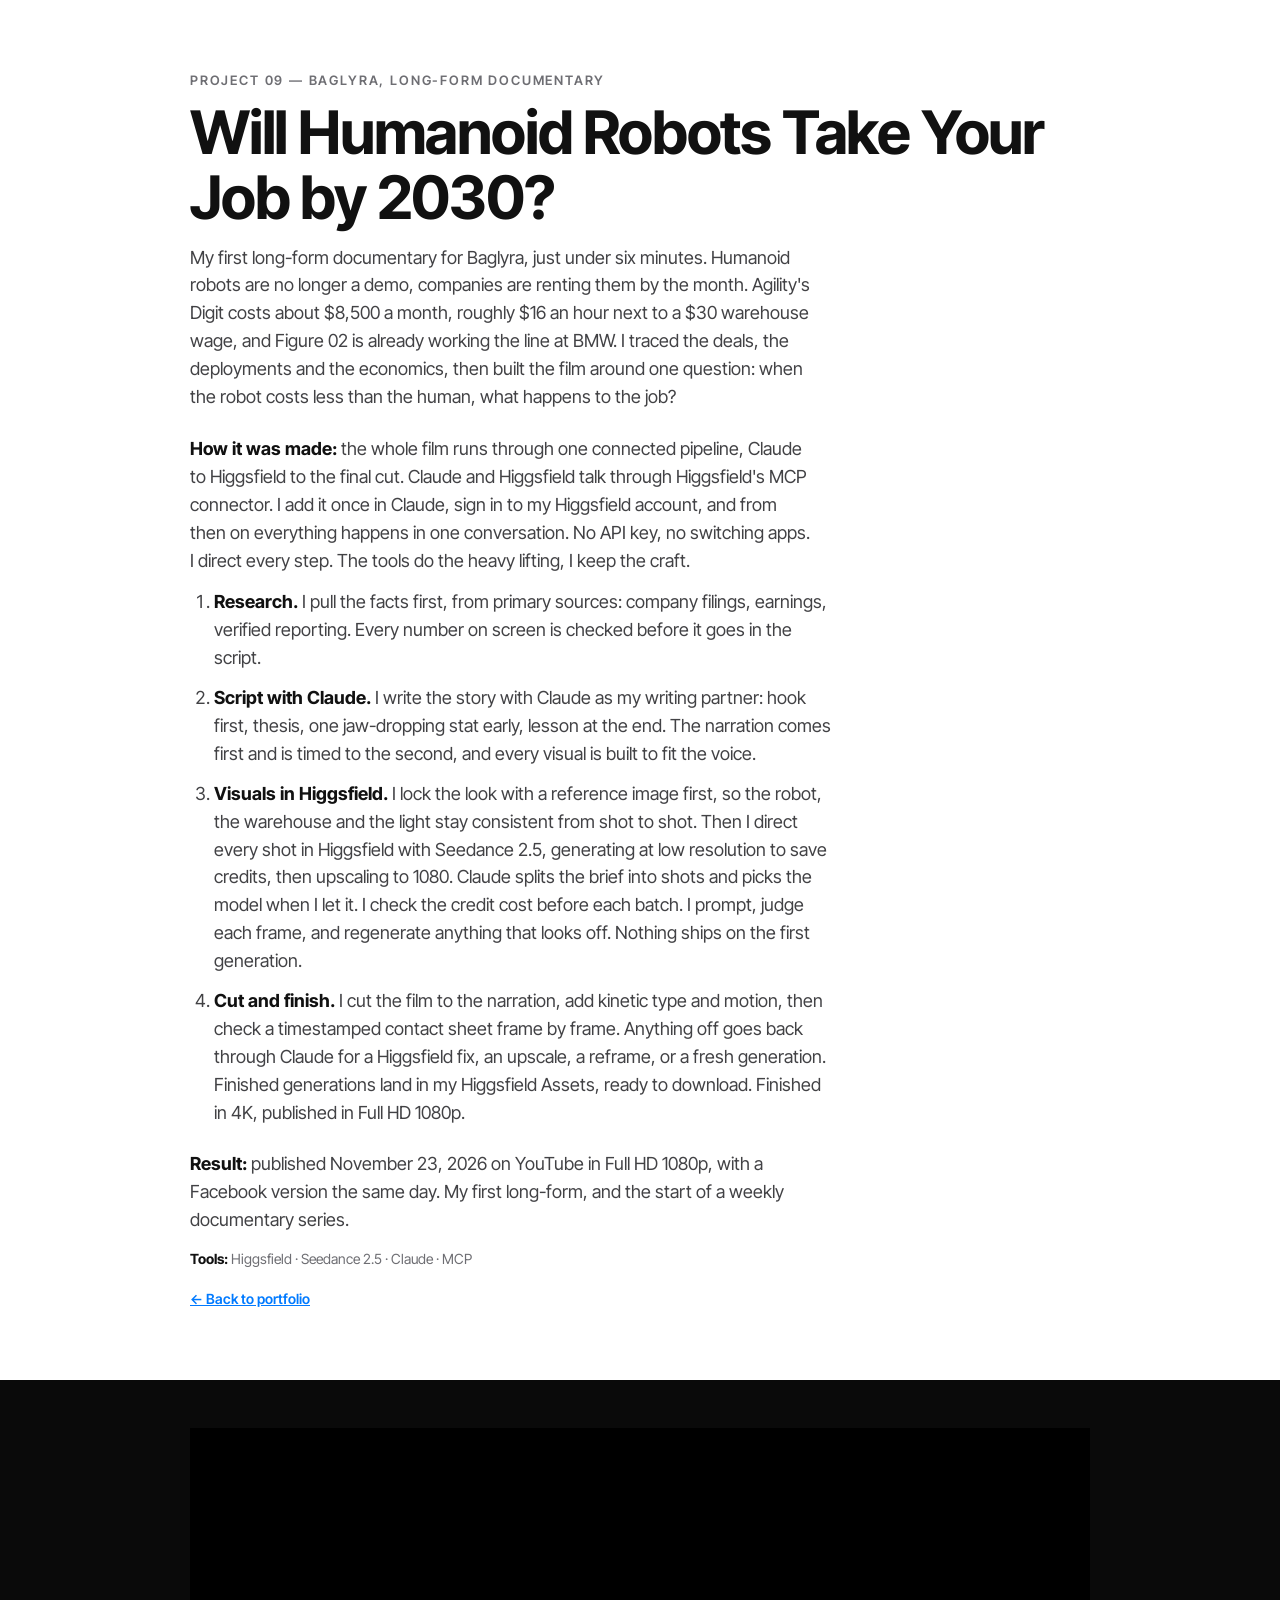
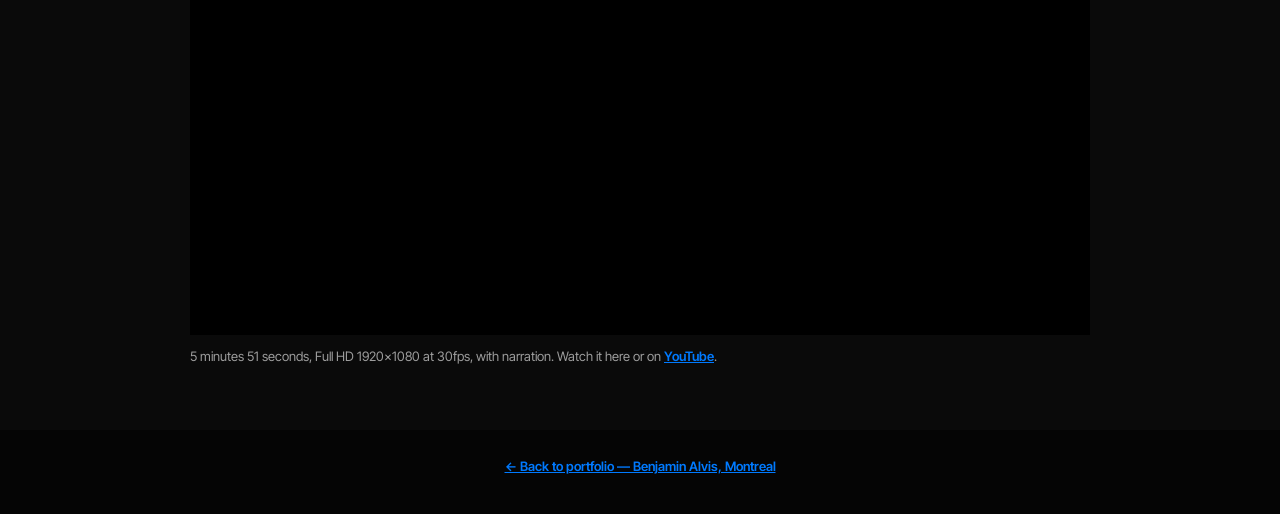
<file: projects/baglyra-humanoid-robots/index.html>
<!DOCTYPE html>
<html lang="en">
<head>
<meta charset="utf-8">
<meta name="viewport" content="width=device-width, initial-scale=1">
<title>Will Humanoid Robots Take Your Job by 2030? — Baglyra documentary</title>
<meta name="description" content="Baglyra, a long-form AI documentary by Benjamin Alvis on humanoid robots for rent and what they cost next to a human wage.">
<link href="https://fonts.googleapis.com/css2?family=Inter+Tight:wght@400;500;600;700&display=swap" rel="stylesheet">
<style>
  body{margin:0;background:#050505}
  .v-wrap{background:#0a0a0a;color:#fff;font-family:'Inter Tight',system-ui,sans-serif;padding:48px 20px 64px}
  .v-wrap figure{max-width:900px;margin:0 auto}
  .v-wrap iframe{display:block;width:100%;aspect-ratio:16/9;border:0;background:#000}
  .v-wrap figcaption{font-size:13px;line-height:1.5;color:rgba(255,255,255,.6);margin-top:12px}
  .v-wrap figcaption a{color:#007AFF;font-weight:600}
</style>
</head>
<body style="margin:0;background:#050505">
<section style="background:#fff;color:#111;font-family:'Inter Tight',system-ui,sans-serif;padding:clamp(40px,6vw,72px) 20px;">
  <div style="max-width:900px;margin:0 auto">
    <p style="font-size:13px;letter-spacing:.14em;text-transform:uppercase;color:#6e6e73;font-weight:600;margin:0 0 12px">Project 09 — Baglyra, long-form documentary</p>
    <h1 style="font-size:clamp(36px,5vw,60px);line-height:1.08;letter-spacing:-.02em;font-weight:700;margin:0 0 14px">Will Humanoid Robots Take Your Job by 2030?</h1>
    <p style="font-size:18px;line-height:1.55;color:#424245;max-width:62ch;margin:0">My first long-form documentary for Baglyra, just under six minutes. Humanoid robots are no longer a demo, companies are renting them by the month. Agility's Digit costs about $8,500 a month, roughly $16 an hour next to a $30 warehouse wage, and Figure 02 is already working the line at BMW. I traced the deals, the deployments and the economics, then built the film around one question: when the robot costs less than the human, what happens to the job?</p>
    <p style="font-size:18px;line-height:1.55;color:#424245;max-width:62ch;margin:24px 0 0"><strong style="color:#111">How it was made:</strong> the whole film runs through one connected pipeline, Claude to Higgsfield to the final cut. Claude and Higgsfield talk through Higgsfield's MCP connector. I add it once in Claude, sign in to my Higgsfield account, and from then on everything happens in one conversation. No API key, no switching apps. I direct every step. The tools do the heavy lifting, I keep the craft.</p>
    <ol style="font-size:18px;line-height:1.55;color:#424245;max-width:62ch;margin:14px 0 0;padding-left:24px">
      <li style="margin-bottom:12px"><strong style="color:#111">Research.</strong> I pull the facts first, from primary sources: company filings, earnings, verified reporting. Every number on screen is checked before it goes in the script.</li>
      <li style="margin-bottom:12px"><strong style="color:#111">Script with Claude.</strong> I write the story with Claude as my writing partner: hook first, thesis, one jaw-dropping stat early, lesson at the end. The narration comes first and is timed to the second, and every visual is built to fit the voice.</li>
      <li style="margin-bottom:12px"><strong style="color:#111">Visuals in Higgsfield.</strong> I lock the look with a reference image first, so the robot, the warehouse and the light stay consistent from shot to shot. Then I direct every shot in Higgsfield with Seedance 2.5, generating at low resolution to save credits, then upscaling to 1080. Claude splits the brief into shots and picks the model when I let it. I check the credit cost before each batch. I prompt, judge each frame, and regenerate anything that looks off. Nothing ships on the first generation.</li>
      <li><strong style="color:#111">Cut and finish.</strong> I cut the film to the narration, add kinetic type and motion, then check a timestamped contact sheet frame by frame. Anything off goes back through Claude for a Higgsfield fix, an upscale, a reframe, or a fresh generation. Finished generations land in my Higgsfield Assets, ready to download. Finished in 4K, published in Full HD 1080p.</li>
    </ol>
    <p style="font-size:18px;line-height:1.55;color:#424245;max-width:62ch;margin:24px 0 0"><strong style="color:#111">Result:</strong> published November 23, 2026 on YouTube in Full HD 1080p, with a Facebook version the same day. My first long-form, and the start of a weekly documentary series.</p>
    <p style="font-size:14px;line-height:1.6;color:#6e6e73;margin:14px 0 0"><strong style="color:#111">Tools:</strong> Higgsfield · Seedance 2.5 · Claude · MCP</p>
    <p style="margin:18px 0 0"><a href="../../" style="color:#007AFF;font-weight:600;font-size:14px">← Back to portfolio</a></p>
  </div>
</section>

<div class="v-wrap">
  <figure>
    <iframe src="https://www.youtube.com/embed/F-G_I20eHQg" title="Will Humanoid Robots Take Your Job by 2030?" allow="accelerometer; autoplay; clipboard-write; encrypted-media; gyroscope; picture-in-picture; web-share" allowfullscreen></iframe>
    <figcaption>5 minutes 51 seconds, Full HD 1920x1080 at 30fps, with narration. Watch it here or on <a href="https://youtu.be/F-G_I20eHQg">YouTube</a>.</figcaption>
  </figure>
</div>

<footer style="background:#050505;color:rgba(255,255,255,.6);font-family:'Inter Tight',system-ui,sans-serif;font-size:13px;padding:28px 20px 40px;text-align:center"><a href="../../" style="color:#007AFF;font-weight:600">← Back to portfolio — Benjamin Alvis, Montreal</a></footer>
</body>
</html>
</file>
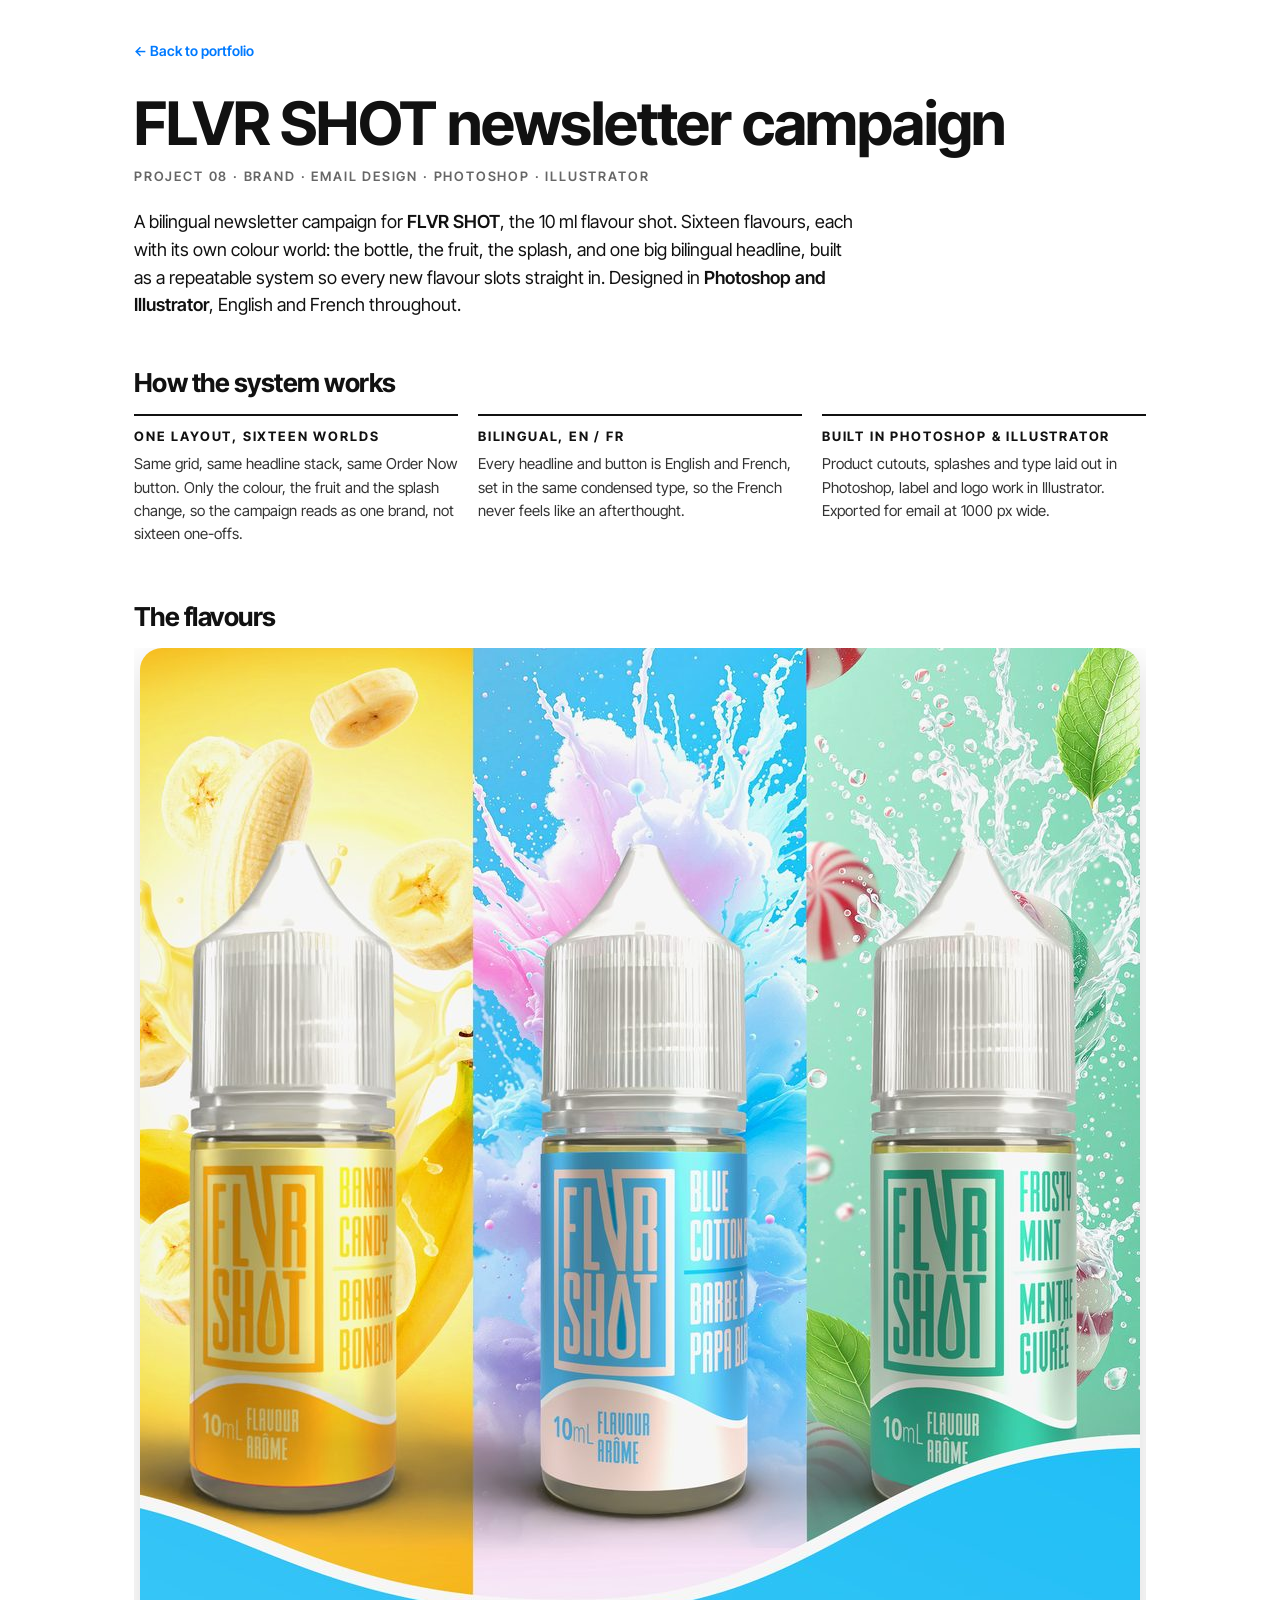
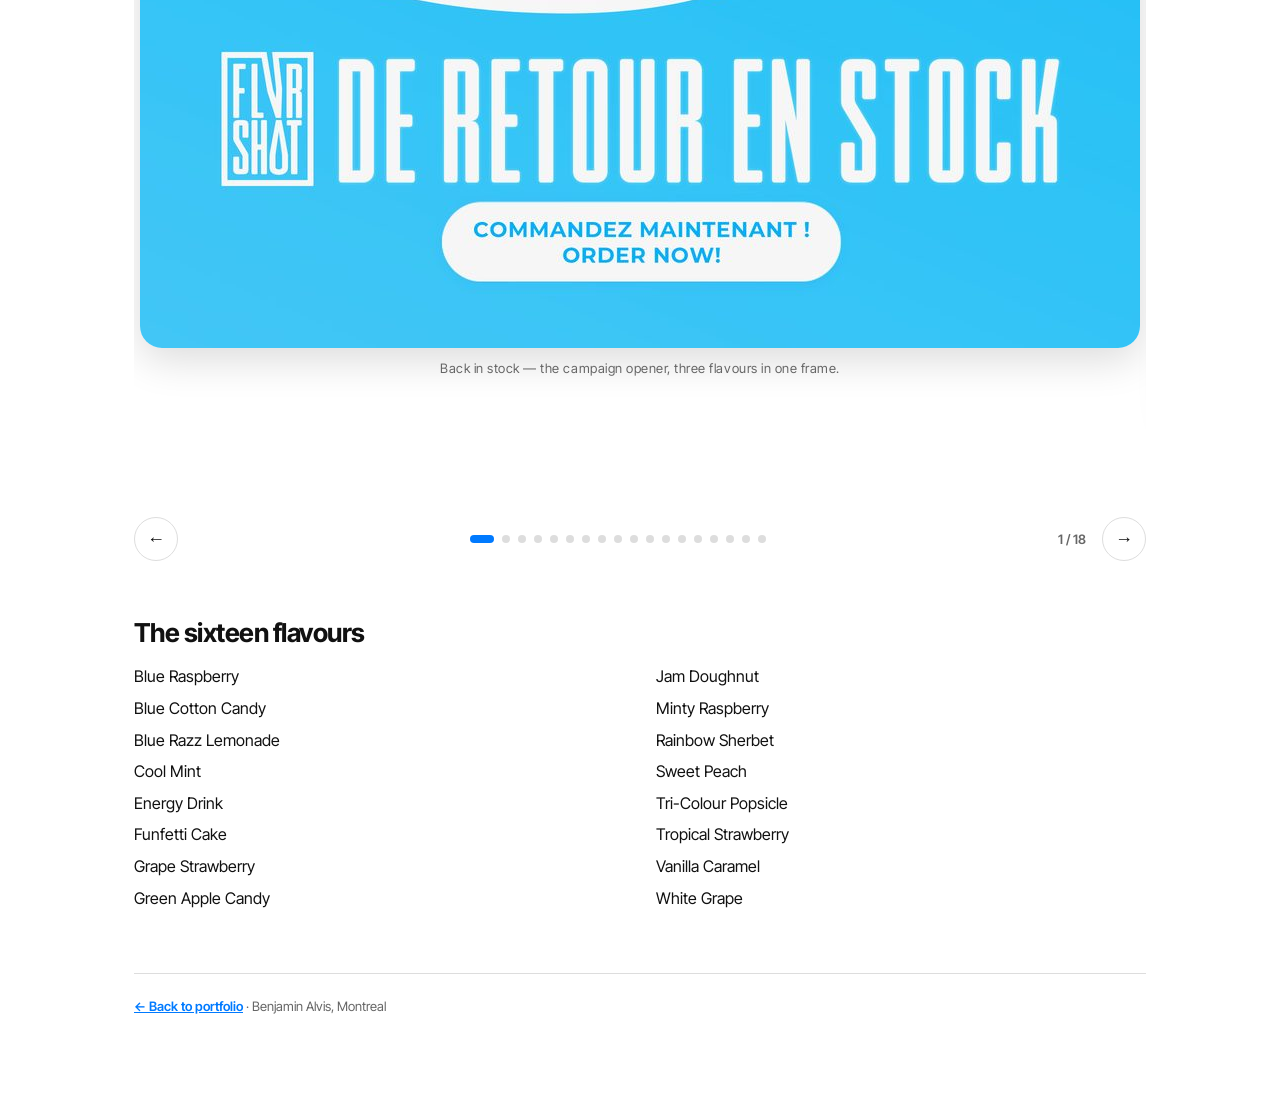
<file: projects/flvr-shot-newsletter-campaign/index.html>
<!doctype html>
<html lang="en">
<head>
<meta charset="utf-8">
<meta name="viewport" content="width=device-width, initial-scale=1, viewport-fit=cover">
<title>Project 08 — FLVR SHOT newsletter campaign, brand &amp; email design — Benjamin Alvis</title>
<meta name="description" content="A bilingual newsletter campaign for FLVR SHOT — sixteen flavours, each with its own colour world, designed in Photoshop and Illustrator.">
<link rel="preconnect" href="https://fonts.googleapis.com">
<link rel="preconnect" href="https://fonts.gstatic.com" crossorigin>
<link href="https://fonts.googleapis.com/css2?family=Inter+Tight:wght@400;500;600&display=swap" rel="stylesheet">
<link href="https://fonts.googleapis.com/css2?family=Archivo:wght@100..900&display=swap" rel="stylesheet">
<style>
  * { margin:0; padding:0; box-sizing:border-box; }
  body { background:#fff; color:#111; font-family:'Inter Tight',system-ui,sans-serif; -webkit-font-smoothing:antialiased; }
  a { color:#111; }
  .wrap { max-width:1060px; margin:0 auto; padding:40px 24px 80px; }
  .back { display:inline-block; font-size:14px; font-weight:600; text-decoration:none; margin-bottom:32px; }
  .back:hover { text-decoration:underline; }
  h1 { font-family:'Inter Tight',system-ui,sans-serif; font-size:clamp(36px,5vw,60px); line-height:1.08; letter-spacing:-.02em; font-weight:700; margin-bottom:12px; }
  .tags { font-size:13px; font-weight:600; letter-spacing:.14em; text-transform:uppercase; color:#666; margin-bottom:24px; }
  .lede { font-size:18px; line-height:1.55; max-width:720px; margin-bottom:48px; }
  .lede strong { font-weight:600; }
  h2 { font-family:'Inter Tight',system-ui,sans-serif; font-size:26px; letter-spacing:-.02em; margin-bottom:16px; }
  .notes { display:grid; grid-template-columns:repeat(auto-fit,minmax(220px,1fr)); gap:20px; margin-bottom:56px; }
  .note { border-top:2px solid #111; padding-top:12px; }
  .note h3 { font-size:13px; letter-spacing:.14em; text-transform:uppercase; margin-bottom:8px; }
  .note p { font-size:15px; line-height:1.55; color:#333; }
  .carousel { margin-bottom:56px; }
  .carousel-track { display:flex; gap:24px; overflow-x:auto; scroll-snap-type:x mandatory; -webkit-overflow-scrolling:touch; scrollbar-width:none; scroll-behavior:smooth; }
  .carousel-track::-webkit-scrollbar { display:none; }
  .carousel-track figure { flex:0 0 100%; scroll-snap-align:start; scroll-snap-stop:always; margin-bottom:0; }
  .carousel-track img { width:100%; max-width:1000px; height:auto; display:block; margin:0 auto; border-radius:22px; box-shadow:0 12px 40px rgba(0,0,0,.14); }
  .carousel-track figcaption { font-size:13px; color:#666; margin-top:12px; letter-spacing:.04em; text-align:center; }
  .carousel-nav { display:flex; align-items:center; gap:16px; margin-top:20px; }
  .carousel-btn { width:44px; height:44px; border-radius:999px; border:1px solid #ddd; background:#fff; font-size:18px; color:#111; cursor:pointer; flex-shrink:0; }
  .carousel-btn:hover { background:#f4f3f0; }
  .carousel-dots { display:flex; gap:8px; flex:1; justify-content:center; flex-wrap:wrap; }
  .carousel-dots button { width:8px; height:8px; border-radius:999px; border:0; padding:0; background:#ddd; cursor:pointer; }
  .carousel-dots button.active { background:#007AFF; width:24px; }
  .carousel-count { font-size:13px; color:#666; font-weight:600; white-space:nowrap; }
  .flavours { columns:2; column-gap:32px; margin-bottom:56px; }
  .flavours li { font-size:16px; line-height:1.6; margin-bottom:6px; list-style:none; }
  footer { border-top:1px solid #ddd; padding-top:24px; font-size:13px; color:#666; }
  footer a { font-weight:600; }
  @media (max-width:600px){ .flavours { columns:1; } }
</style>
</head>
<body>
<div class="wrap">
  <a class="back" href="../../" style="color:#007AFF;font-weight:600">← Back to portfolio</a>
  <h1>FLVR SHOT newsletter campaign</h1>
  <p class="tags">Project 08 · Brand · Email design · Photoshop · Illustrator</p>
  <p class="lede">A bilingual newsletter campaign for <strong>FLVR SHOT</strong>, the 10&nbsp;ml flavour shot. Sixteen flavours, each with its own colour world: the bottle, the fruit, the splash, and one big bilingual headline, built as a repeatable system so every new flavour slots straight in. Designed in <strong>Photoshop and Illustrator</strong>, English and French throughout.</p>

  <h2>How the system works</h2>
  <div class="notes">
    <div class="note"><h3>One layout, sixteen worlds</h3><p>Same grid, same headline stack, same Order Now button. Only the colour, the fruit and the splash change, so the campaign reads as one brand, not sixteen one-offs.</p></div>
    <div class="note"><h3>Bilingual, EN / FR</h3><p>Every headline and button is English and French, set in the same condensed type, so the French never feels like an afterthought.</p></div>
    <div class="note"><h3>Built in Photoshop &amp; Illustrator</h3><p>Product cutouts, splashes and type laid out in Photoshop, label and logo work in Illustrator. Exported for email at 1000&nbsp;px wide.</p></div>
  </div>

  <h2>The flavours</h2>
  <div class="carousel">
  <div class="carousel-track" id="carouselTrack">
    <figure class="wide">
      <img src="assets/aug-copy.jpg" alt="FLVR SHOT back in stock newsletter, three flavours">
      <figcaption>Back in stock — the campaign opener, three flavours in one frame.</figcaption>
    </figure>
    <figure>
      <img src="assets/3flvr-shot-2.jpg" alt="FLVR SHOT Blue Raspberry newsletter">
      <figcaption>Blue Raspberry — Framboise bleue.</figcaption>
    </figure>
    <figure>
      <img src="assets/3flvr-shot-blue-cotton.jpg" alt="FLVR SHOT Blue Cotton Candy newsletter">
      <figcaption>Blue Cotton Candy — Barbe à papa bleue.</figcaption>
    </figure>
    <figure>
      <img src="assets/3flvr-shot-10.jpg" alt="FLVR SHOT Blue Razz Lemonade newsletter">
      <figcaption>Blue Razz Lemonade — Limonade à la framboise bleue.</figcaption>
    </figure>
    <figure>
      <img src="assets/3flvr-shot-6.jpg" alt="FLVR SHOT Cool Mint newsletter">
      <figcaption>Cool Mint — Menthe fraîche.</figcaption>
    </figure>
    <figure>
      <img src="assets/318-flavors-week-energy-drink.jpg" alt="FLVR SHOT Energy Drink newsletter">
      <figcaption>Energy Drink — Boisson énergétique.</figcaption>
    </figure>
    <figure>
      <img src="assets/3flvr-shot-funfetti-cake.jpg" alt="FLVR SHOT Funfetti Cake newsletter">
      <figcaption>Funfetti Cake — Gâteau Funfetti.</figcaption>
    </figure>
    <figure>
      <img src="assets/3flvr-shot-5.jpg" alt="FLVR SHOT Grape Strawberry newsletter">
      <figcaption>Grape Strawberry — Fraise raisin.</figcaption>
    </figure>
    <figure>
      <img src="assets/321.jpg" alt="FLVR SHOT Green Apple Candy newsletter">
      <figcaption>Green Apple Candy — Bonbon pomme verte.</figcaption>
    </figure>
    <figure>
      <img src="assets/3flvr-shot-jam-doughnut.jpg" alt="FLVR SHOT Jam Doughnut newsletter">
      <figcaption>Jam Doughnut — Beignet à la confiture.</figcaption>
    </figure>
    <figure>
      <img src="assets/3flvr-shot-7.jpg" alt="FLVR SHOT Minty Raspberry newsletter">
      <figcaption>Minty Raspberry — Framboise lime menthe.</figcaption>
    </figure>
    <figure>
      <img src="assets/3flvr-shot-sorbet.jpg" alt="FLVR SHOT Rainbow Sherbet newsletter">
      <figcaption>Rainbow Sherbet — Sorbet arc-en-ciel.</figcaption>
    </figure>
    <figure>
      <img src="assets/3flvr-shot-8.jpg" alt="FLVR SHOT Sweet Peach newsletter">
      <figcaption>Sweet Peach — Pêche sucrée.</figcaption>
    </figure>
    <figure>
      <img src="assets/3flvr-shot-9.jpg" alt="FLVR SHOT Tri-Colour Popsicle newsletter">
      <figcaption>Tri-Colour Popsicle — Popsicle 3 couleurs.</figcaption>
    </figure>
    <figure>
      <img src="assets/3flvr-shot-11.jpg" alt="FLVR SHOT Tropical Strawberry newsletter">
      <figcaption>Tropical Strawberry — Fraise tropical.</figcaption>
    </figure>
    <figure>
      <img src="assets/3flvr-shot-vanilla-caramel.jpg" alt="FLVR SHOT Vanilla Caramel newsletter">
      <figcaption>Vanilla Caramel — Caramel vanillé.</figcaption>
    </figure>
    <figure>
      <img src="assets/3flvr-shot-12.jpg" alt="FLVR SHOT White Grape newsletter">
      <figcaption>White Grape — Raisin vert.</figcaption>
    </figure>
    <figure>
      <img src="assets/4.jpg" alt="FLVR SHOT Vanilla Caramel protein ice cream newsletter">
      <figcaption>Vanilla Caramel, second take — Indulge guilt-free, with a protein ice cream twist.</figcaption>
    </figure>
  </div>
  <div class="carousel-nav">
    <button class="carousel-btn" id="carouselPrev" aria-label="Previous slide">&#8592;</button>
    <div class="carousel-dots" id="carouselDots"></div>
    <span class="carousel-count" id="carouselCount">1 / 18</span>
    <button class="carousel-btn" id="carouselNext" aria-label="Next slide">&#8594;</button>
  </div>
  </div>

  <h2>The sixteen flavours</h2>
  <ul class="flavours">
    <li>Blue Raspberry</li>
    <li>Blue Cotton Candy</li>
    <li>Blue Razz Lemonade</li>
    <li>Cool Mint</li>
    <li>Energy Drink</li>
    <li>Funfetti Cake</li>
    <li>Grape Strawberry</li>
    <li>Green Apple Candy</li>
    <li>Jam Doughnut</li>
    <li>Minty Raspberry</li>
    <li>Rainbow Sherbet</li>
    <li>Sweet Peach</li>
    <li>Tri-Colour Popsicle</li>
    <li>Tropical Strawberry</li>
    <li>Vanilla Caramel</li>
    <li>White Grape</li>
  </ul>

  <footer><a href="../../" style="color:#007AFF;font-weight:600">← Back to portfolio</a> · Benjamin Alvis, Montreal</footer>
</div>
<script>
(function(){
  var track = document.getElementById('carouselTrack');
  var slides = track.querySelectorAll('figure');
  var dotsWrap = document.getElementById('carouselDots');
  var count = document.getElementById('carouselCount');
  var dots = [];
  slides.forEach(function(_, i){
    var b = document.createElement('button');
    b.setAttribute('aria-label', 'Go to slide ' + (i + 1));
    b.addEventListener('click', function(){ goTo(i); });
    dotsWrap.appendChild(b);
    dots.push(b);
  });
  function step(){ return track.clientWidth + 24; }
  function current(){
    return Math.min(slides.length - 1, Math.max(0, Math.round(track.scrollLeft / step())));
  }
  function update(){
    var i = current();
    dots.forEach(function(d, j){ d.classList.toggle('active', j === i); });
    count.textContent = (i + 1) + ' / ' + slides.length;
  }
  function goTo(i){
    i = Math.max(0, Math.min(slides.length - 1, i));
    track.scrollTo({ left: i * step(), behavior: 'smooth' });
  }
  document.getElementById('carouselPrev').addEventListener('click', function(){ goTo(current() - 1); });
  document.getElementById('carouselNext').addEventListener('click', function(){ goTo(current() + 1); });
  track.addEventListener('scroll', update, { passive: true });
  document.addEventListener('keydown', function(e){
    if (e.key === 'ArrowLeft') goTo(current() - 1);
    if (e.key === 'ArrowRight') goTo(current() + 1);
  });
  update();
})();
</script>
</body>
</html>
</file>
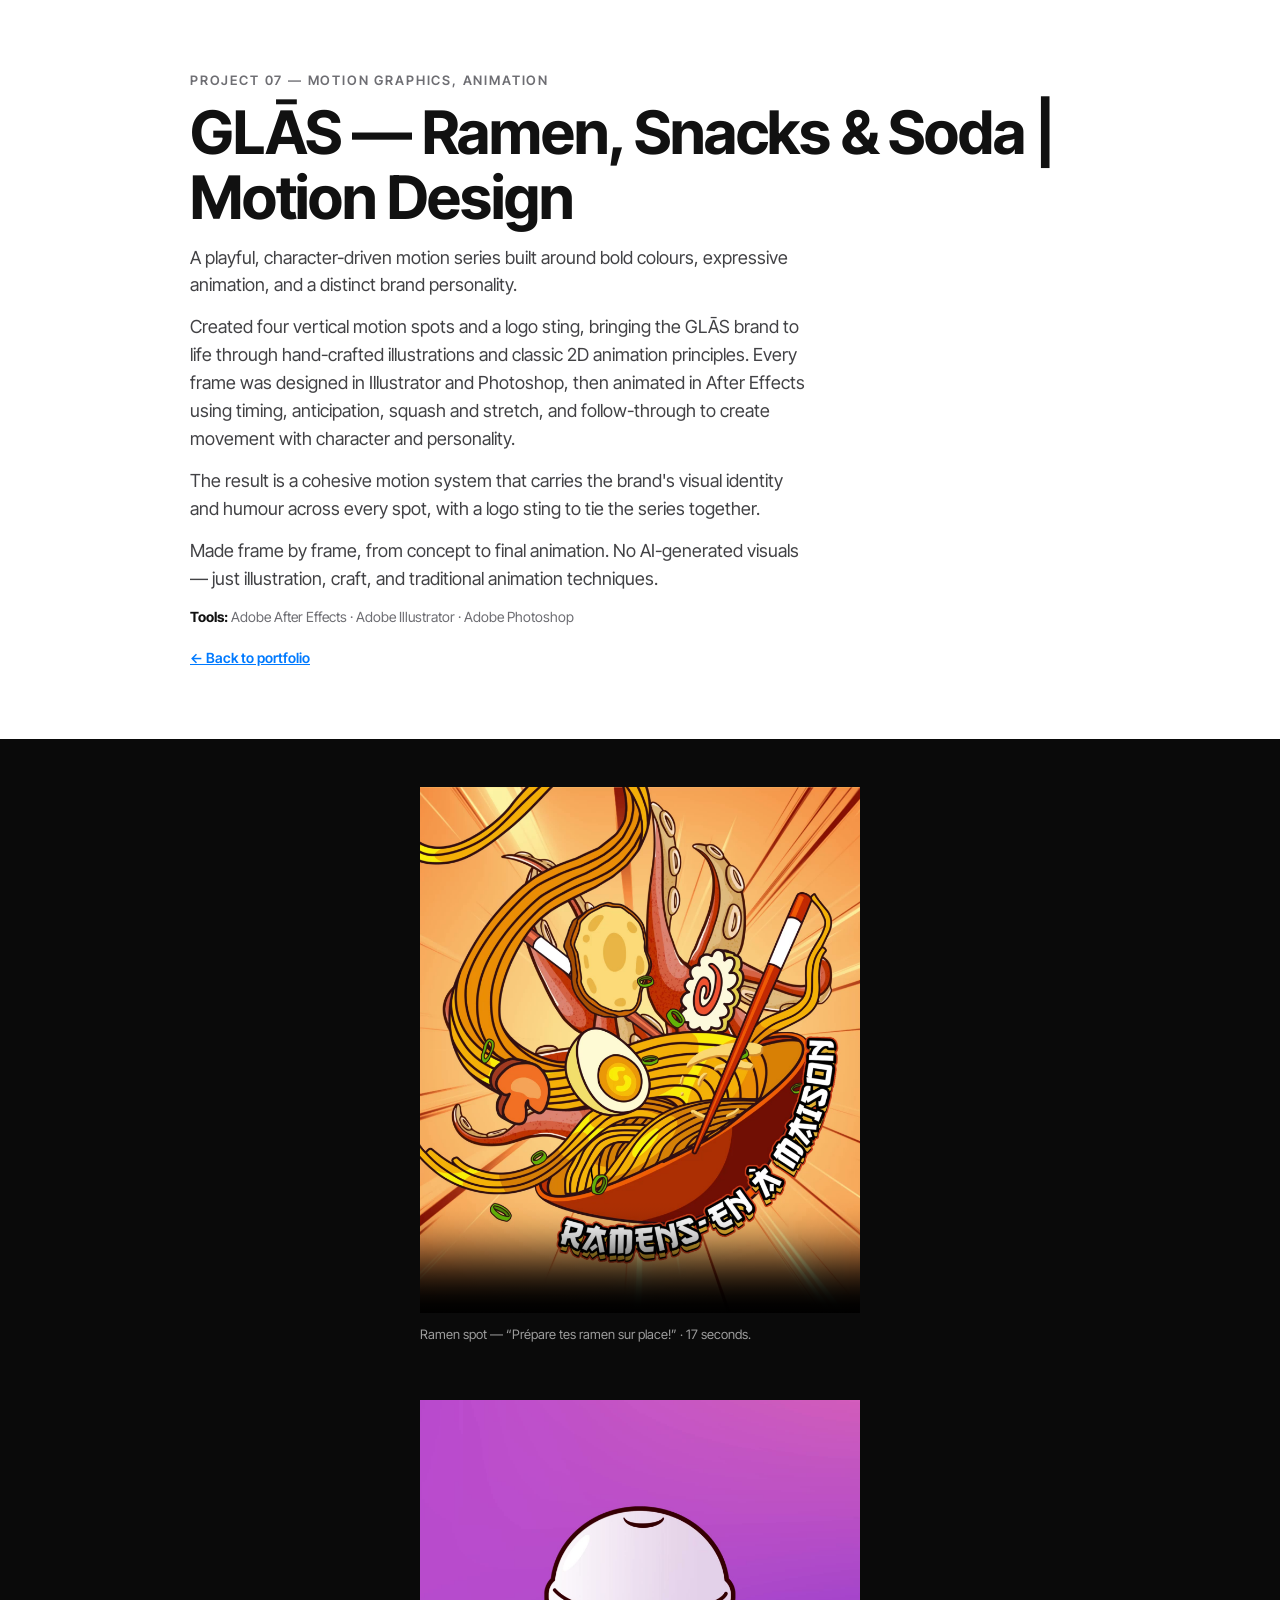
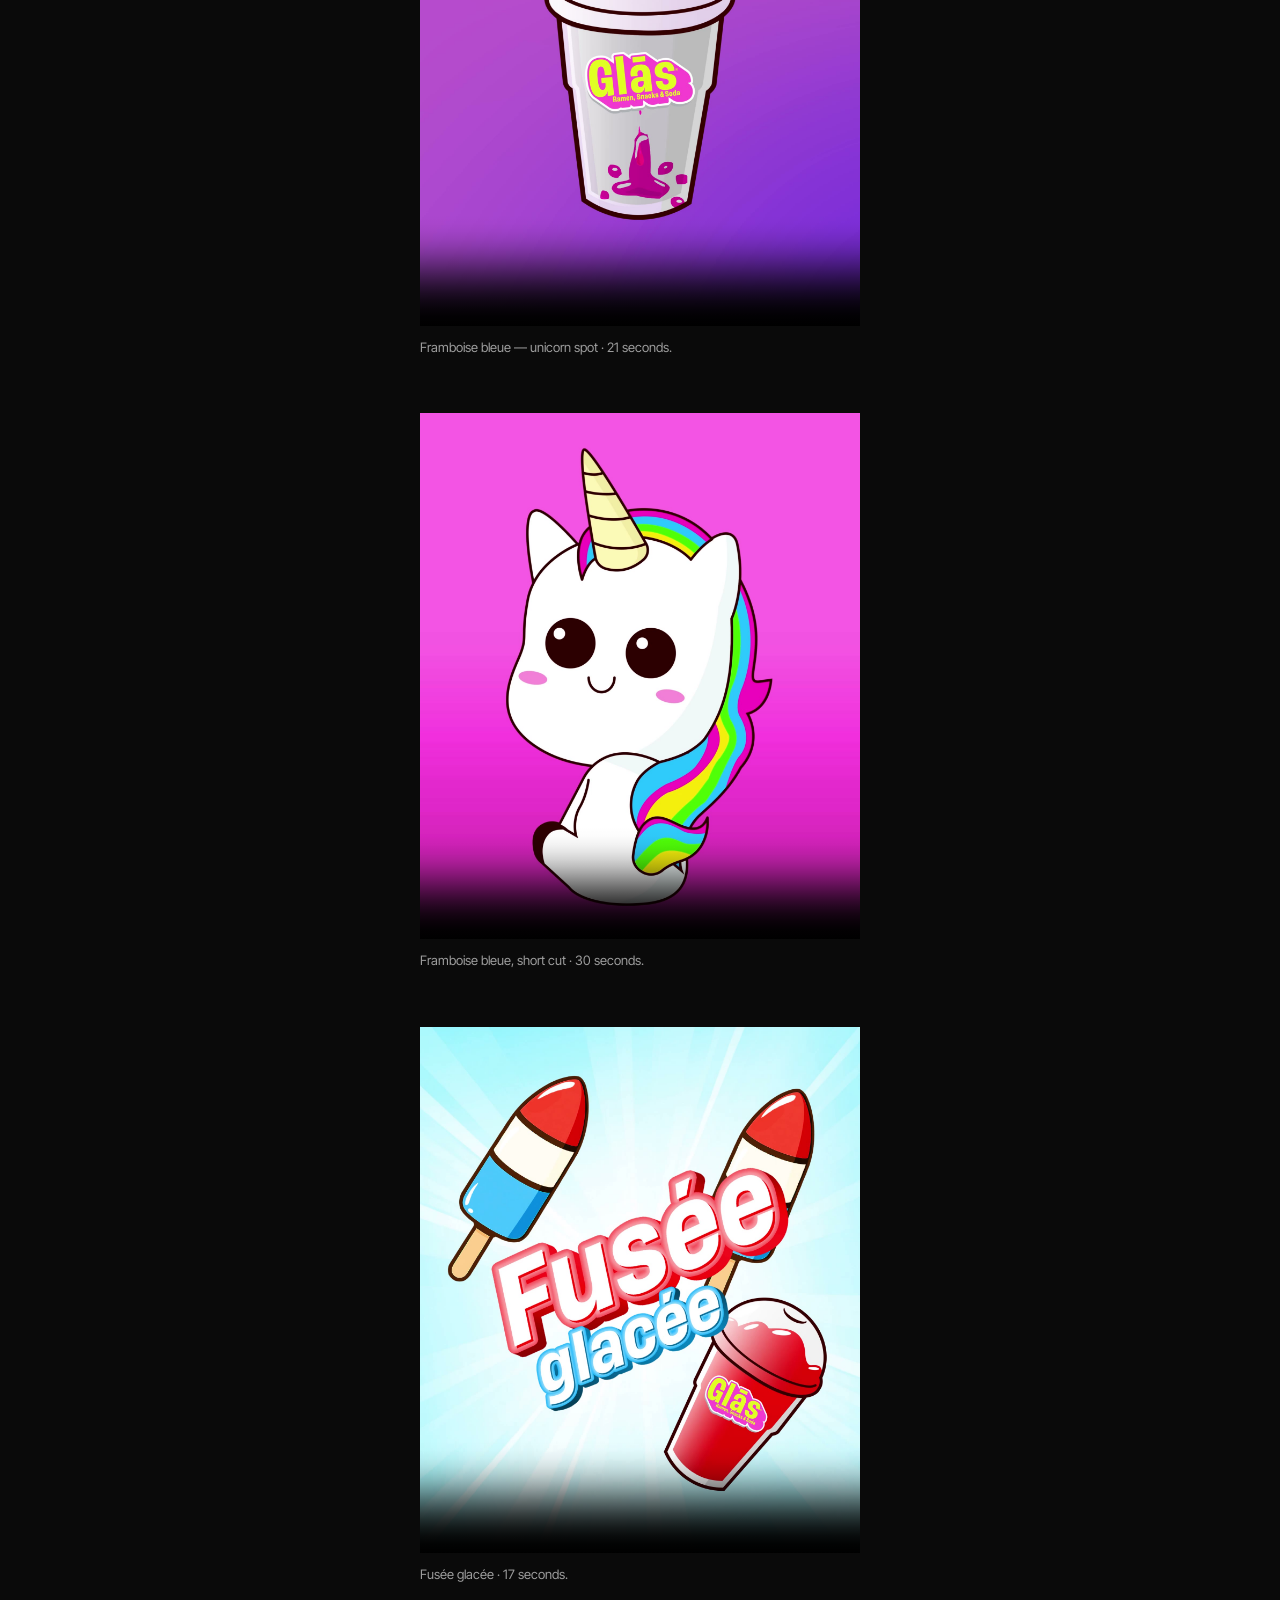
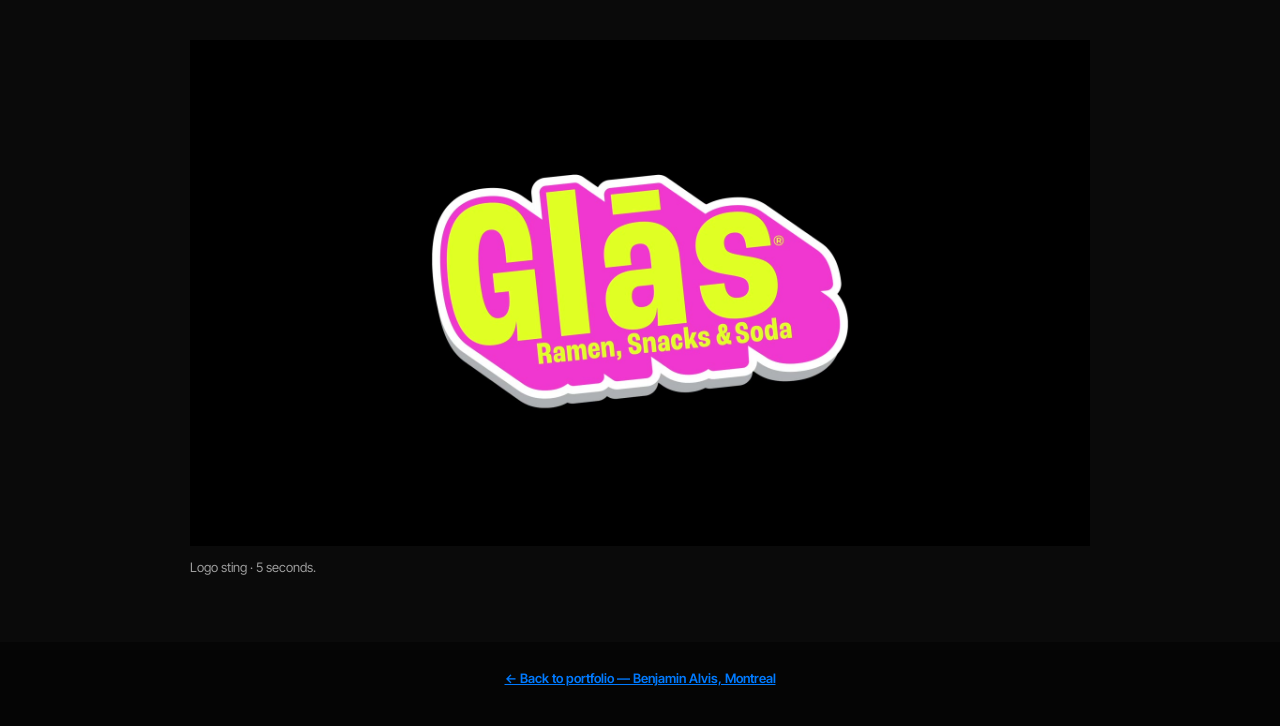
<file: projects/glas-motion/index.html>
<!DOCTYPE html>
<html lang="en">
<head>
<meta charset="utf-8">
<meta name="viewport" content="width=device-width, initial-scale=1">
<title>GLĀS — Ramen, Snacks &amp; Soda | Motion Design</title>
<meta name="description" content="Glās, hand-animated motion graphics by Benjamin Alvis: four vertical spots plus a logo sting.">
<link href="https://fonts.googleapis.com/css2?family=Inter+Tight:wght@400;500;600;700&display=swap" rel="stylesheet">
<style>
  body{margin:0;background:#050505}
  .v-wrap{background:#0a0a0a;color:#fff;font-family:'Inter Tight',system-ui,sans-serif;padding:48px 20px 64px}
  .v-wrap figure{max-width:900px;margin:0 auto 56px}
  .v-wrap figure:last-child{margin-bottom:0}
  .v-wrap figure.portrait{max-width:440px}
  .v-wrap video{display:block;width:100%;height:auto;background:#000}
  .v-wrap figcaption{font-size:13px;line-height:1.5;color:rgba(255,255,255,.6);margin-top:12px}
</style>
</head>
<body style="margin:0;background:#050505">
<section style="background:#fff;color:#111;font-family:'Inter Tight',system-ui,sans-serif;padding:clamp(40px,6vw,72px) 20px;">
  <div style="max-width:900px;margin:0 auto">
    <p style="font-size:13px;letter-spacing:.14em;text-transform:uppercase;color:#6e6e73;font-weight:600;margin:0 0 12px">Project 07 — Motion graphics, animation</p>
    <h1 style="font-size:clamp(36px,5vw,60px);line-height:1.08;letter-spacing:-.02em;font-weight:700;margin:0 0 14px">GLĀS — Ramen, Snacks &amp; Soda | Motion Design</h1>
    <p style="font-size:18px;line-height:1.55;color:#424245;max-width:62ch;margin:0">A playful, character-driven motion series built around bold colours, expressive animation, and a distinct brand personality.</p>
    <p style="font-size:18px;line-height:1.55;color:#424245;max-width:62ch;margin:14px 0 0">Created four vertical motion spots and a logo sting, bringing the GLĀS brand to life through hand-crafted illustrations and classic 2D animation principles. Every frame was designed in Illustrator and Photoshop, then animated in After Effects using timing, anticipation, squash and stretch, and follow-through to create movement with character and personality.</p>
    <p style="font-size:18px;line-height:1.55;color:#424245;max-width:62ch;margin:14px 0 0">The result is a cohesive motion system that carries the brand's visual identity and humour across every spot, with a logo sting to tie the series together.</p>
    <p style="font-size:18px;line-height:1.55;color:#424245;max-width:62ch;margin:14px 0 0">Made frame by frame, from concept to final animation. No AI-generated visuals — just illustration, craft, and traditional animation techniques.</p>
    <p style="font-size:14px;line-height:1.6;color:#6e6e73;margin:14px 0 0"><strong style="color:#111">Tools:</strong> Adobe After Effects · Adobe Illustrator · Adobe Photoshop</p>
    <p style="margin:18px 0 0"><a href="../../" style="color:#007AFF;font-weight:600;font-size:14px">← Back to portfolio</a></p>
  </div>
</section>

<div class="v-wrap">
  <figure class="portrait">
    <video controls playsinline preload="none" poster="poster-ramen.jpg" src="glas-ramen.mp4"></video>
    <figcaption>Ramen spot — “Prépare tes ramen sur place!” · 17 seconds.</figcaption>
  </figure>
  <figure class="portrait">
    <video controls playsinline preload="none" poster="poster-unicorn.jpg" src="glas-unicorn.mp4"></video>
    <figcaption>Framboise bleue — unicorn spot · 21 seconds.</figcaption>
  </figure>
  <figure class="portrait">
    <video controls playsinline preload="none" poster="poster-unicorn-short.jpg" src="glas-unicorn-short.mp4"></video>
    <figcaption>Framboise bleue, short cut · 30 seconds.</figcaption>
  </figure>
  <figure class="portrait">
    <video controls playsinline preload="none" poster="poster-fusee.jpg" src="glas-fusee.mp4"></video>
    <figcaption>Fusée glacée · 17 seconds.</figcaption>
  </figure>
  <figure>
    <video controls playsinline preload="none" poster="poster-logo.jpg" src="glas-logo-sting.mp4"></video>
    <figcaption>Logo sting · 5 seconds.</figcaption>
  </figure>
</div>

<footer style="background:#050505;color:rgba(255,255,255,.6);font-family:'Inter Tight',system-ui,sans-serif;font-size:13px;padding:28px 20px 40px;text-align:center"><a href="../../" style="color:#007AFF;font-weight:600">← Back to portfolio — Benjamin Alvis, Montreal</a></footer>
</body>
</html>
</file>
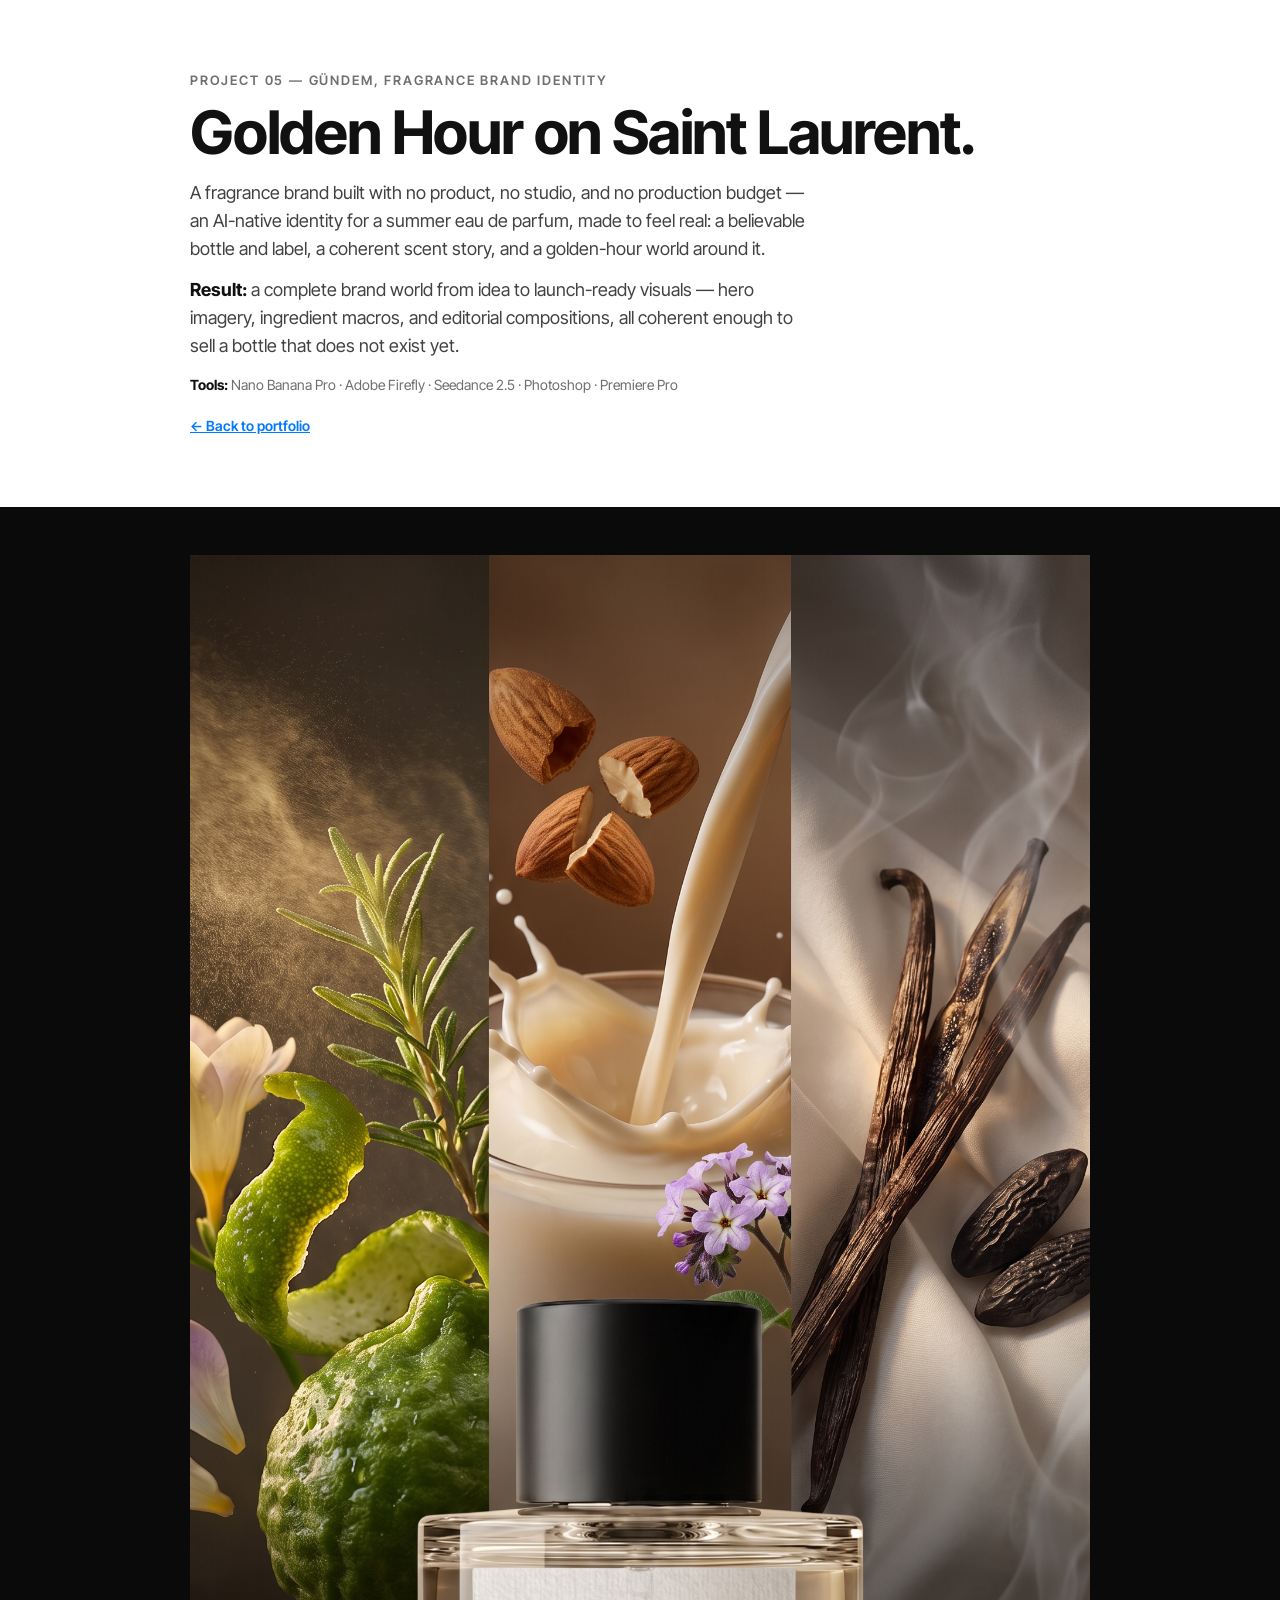
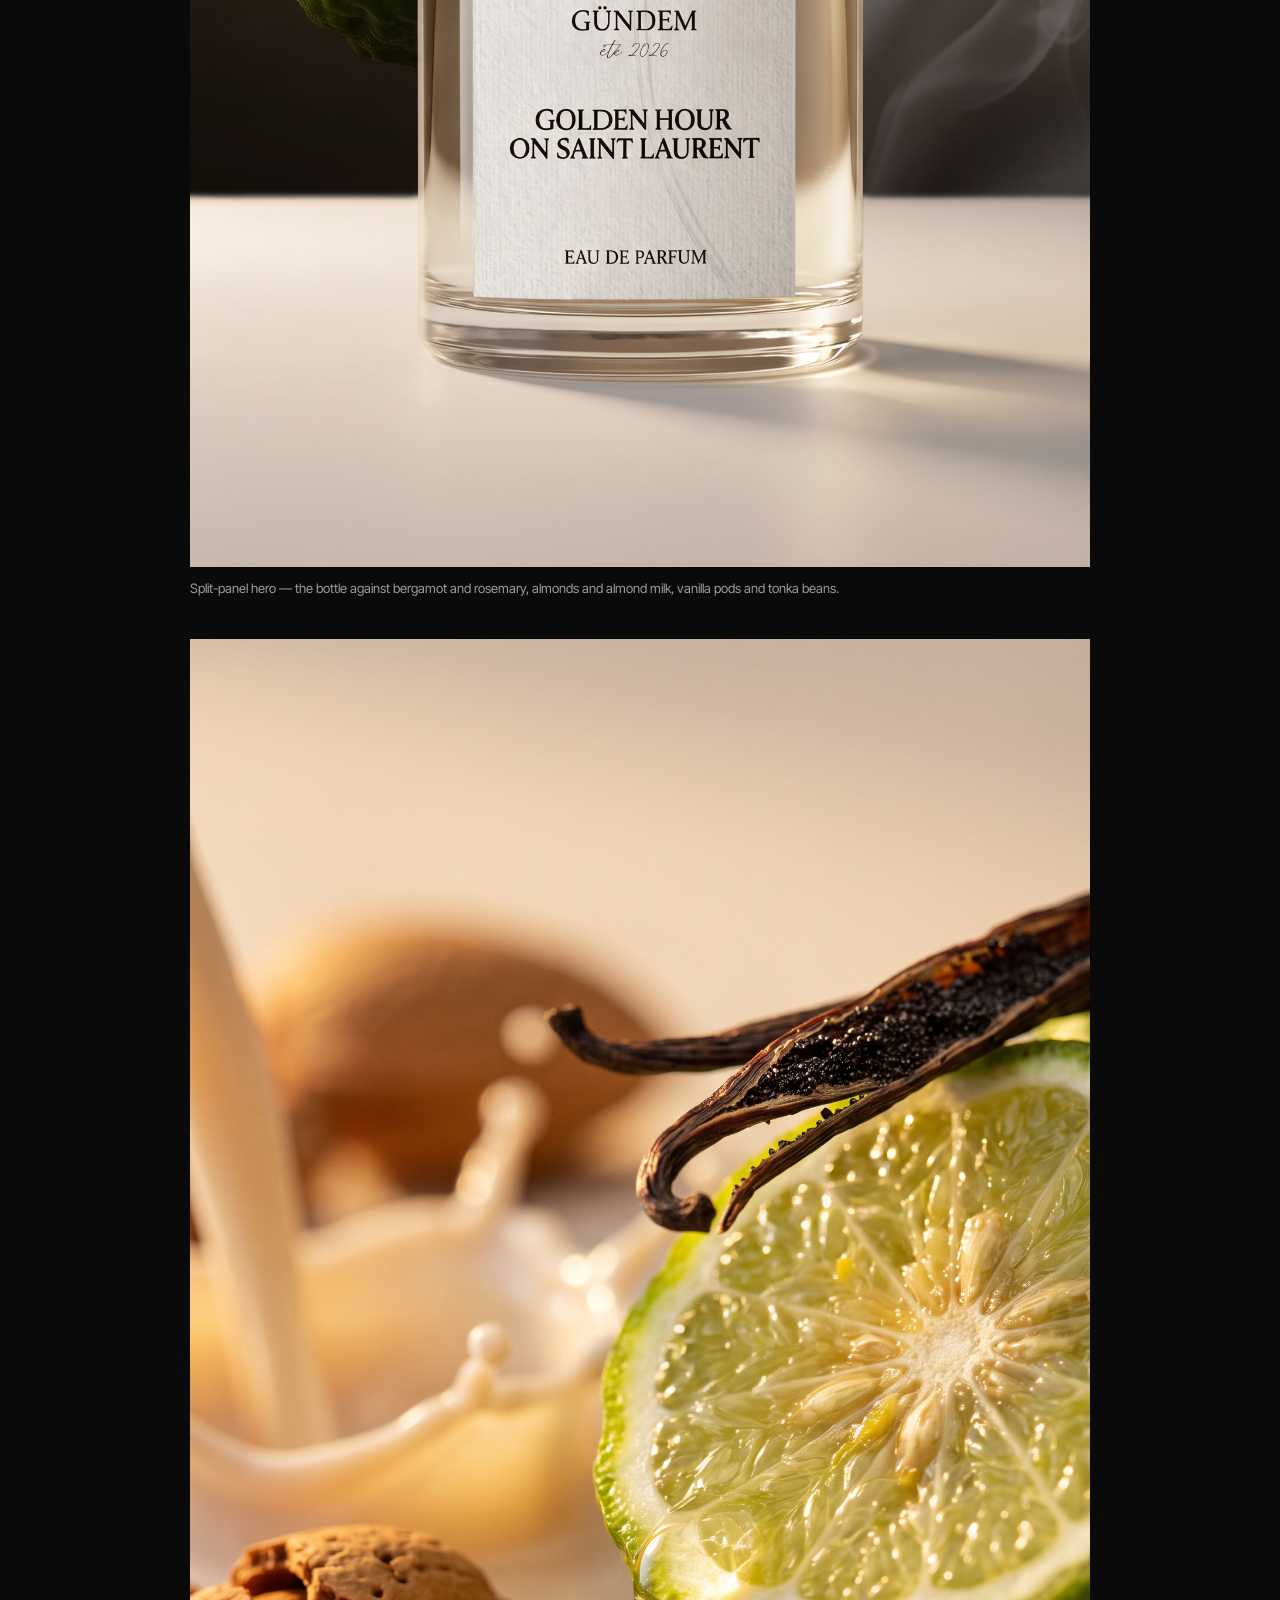
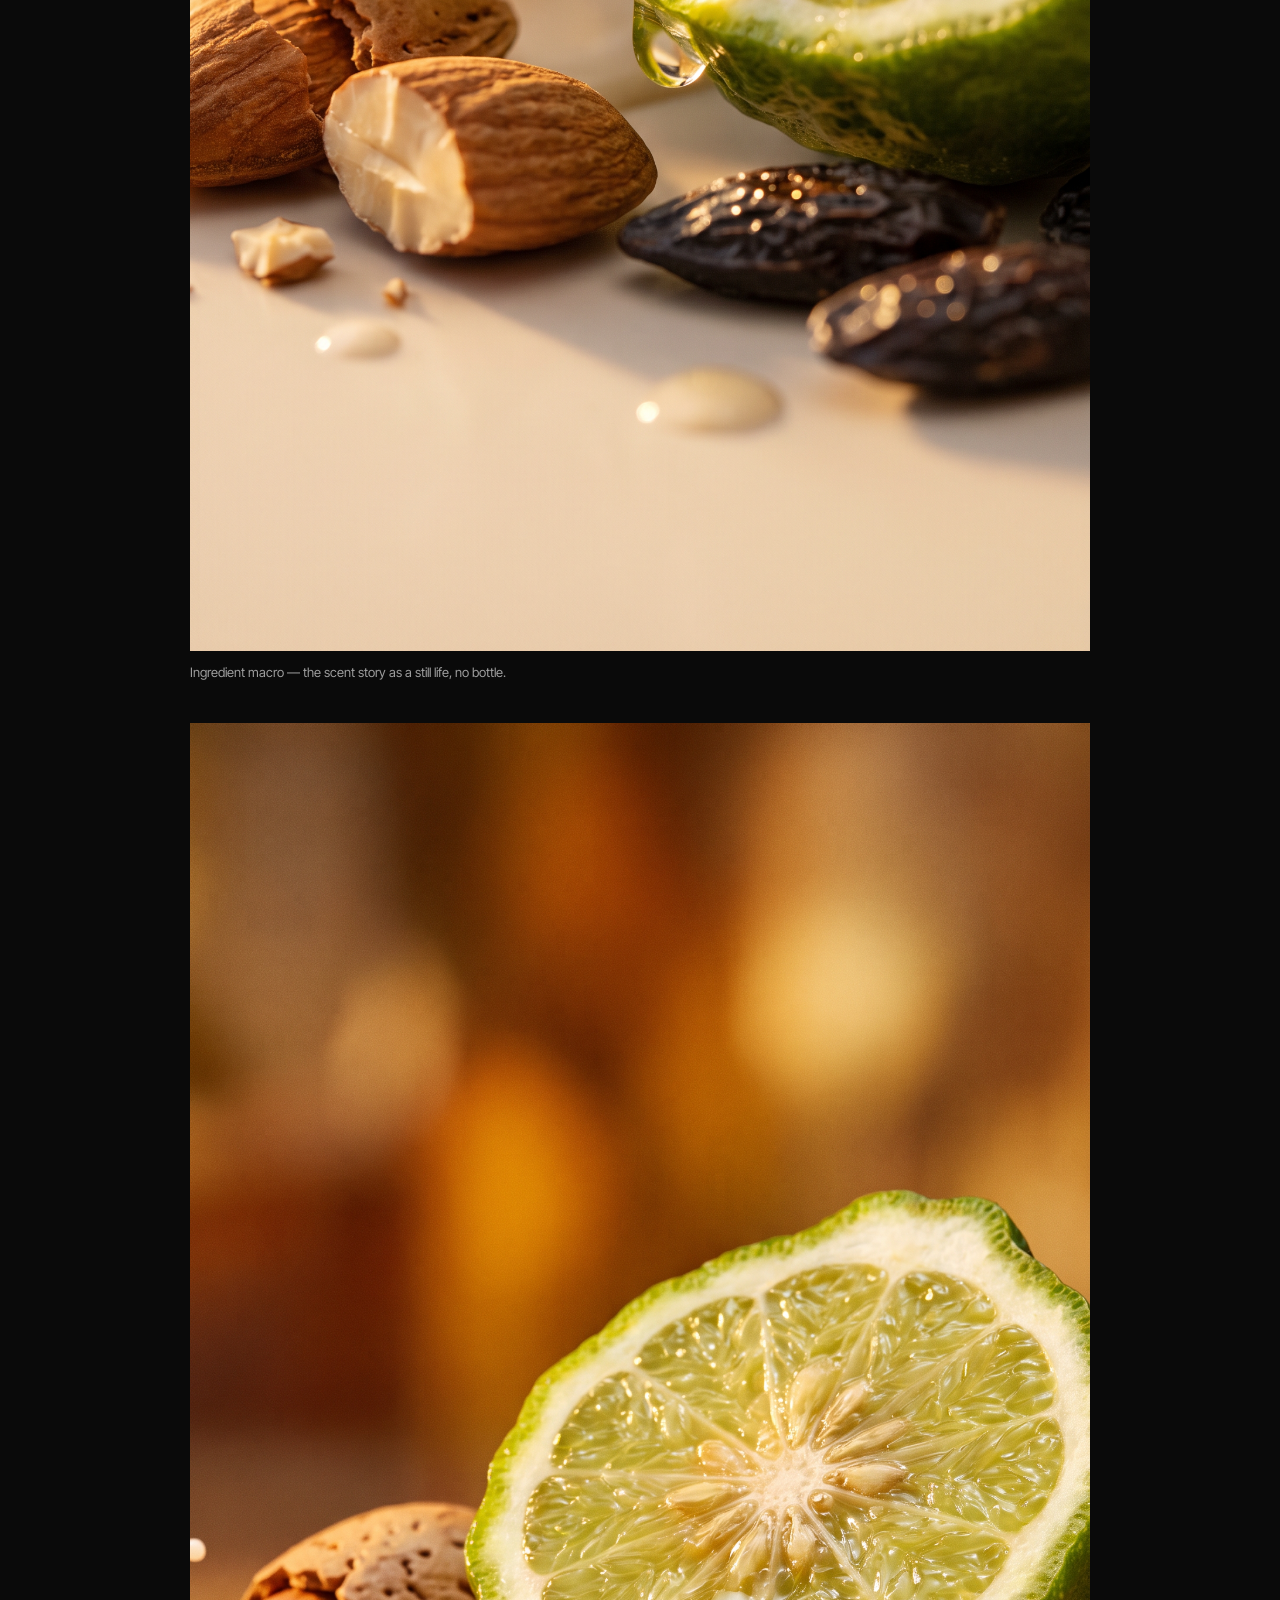
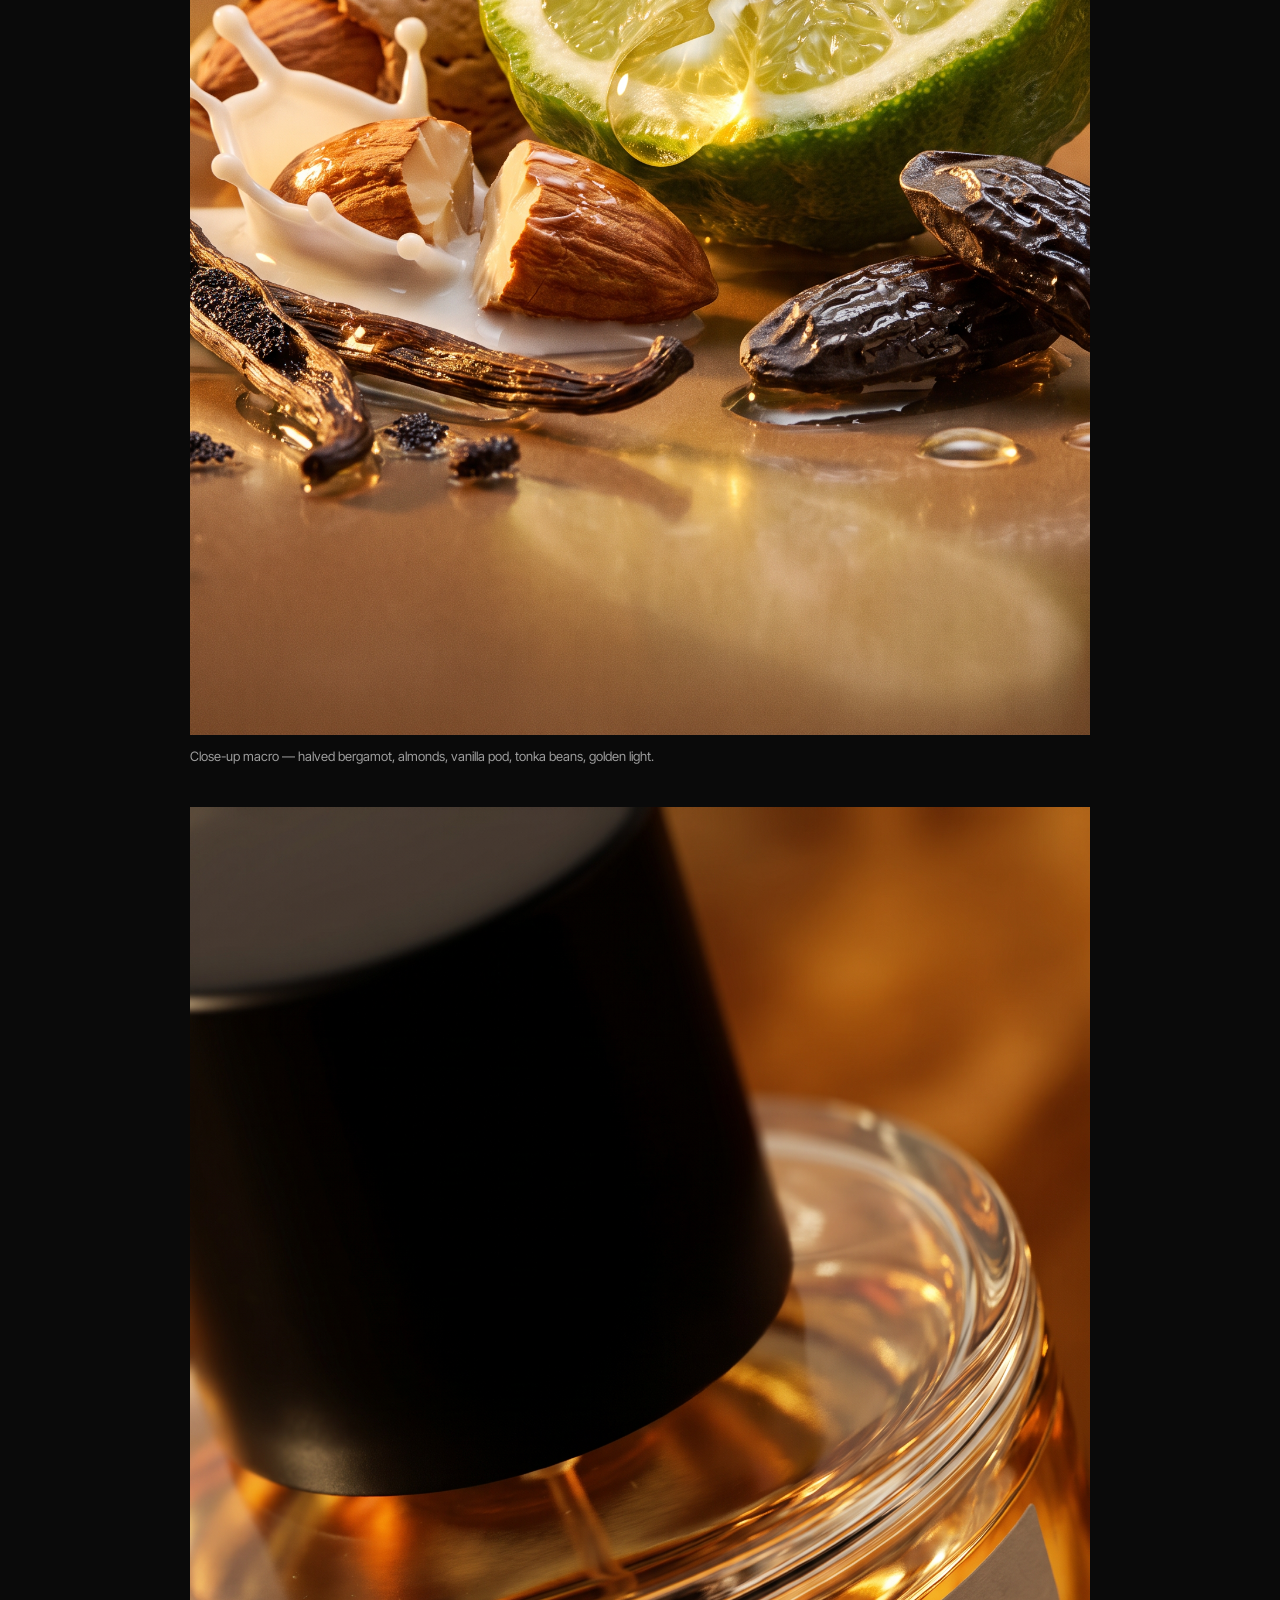
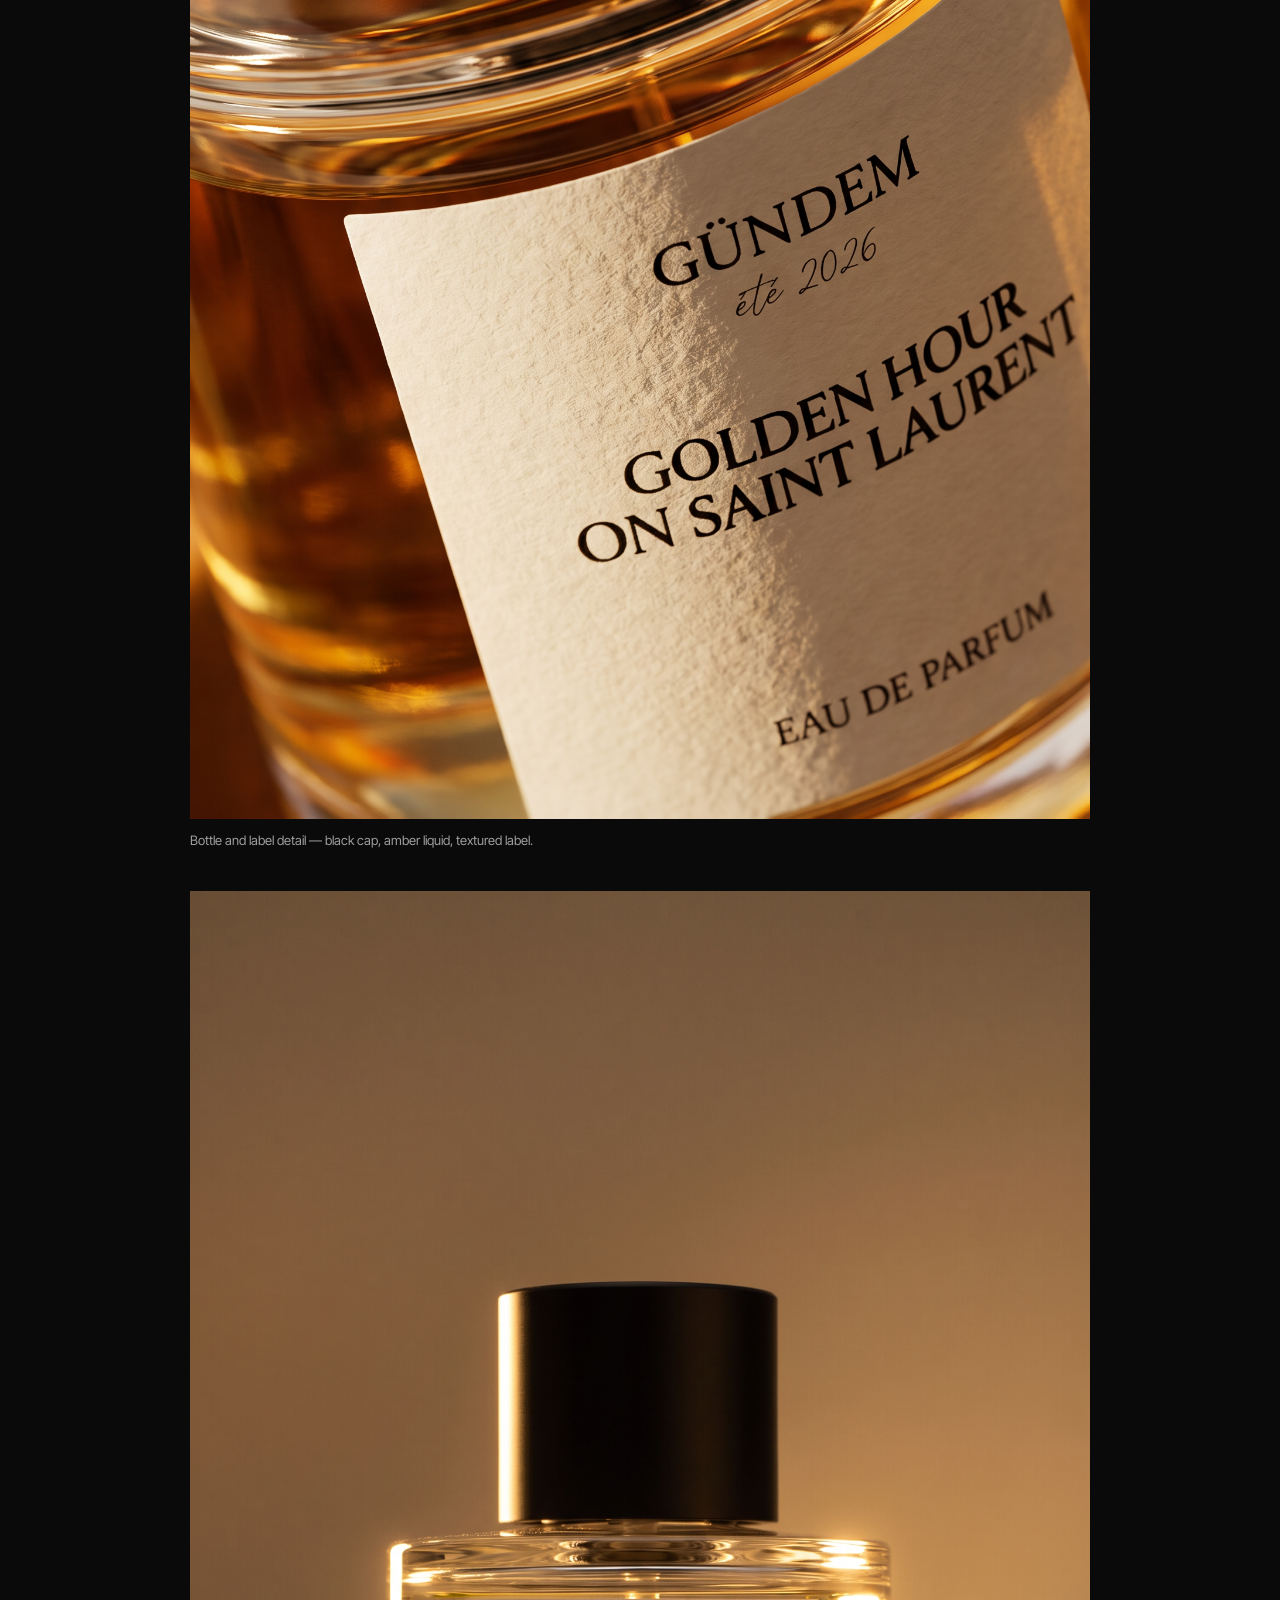
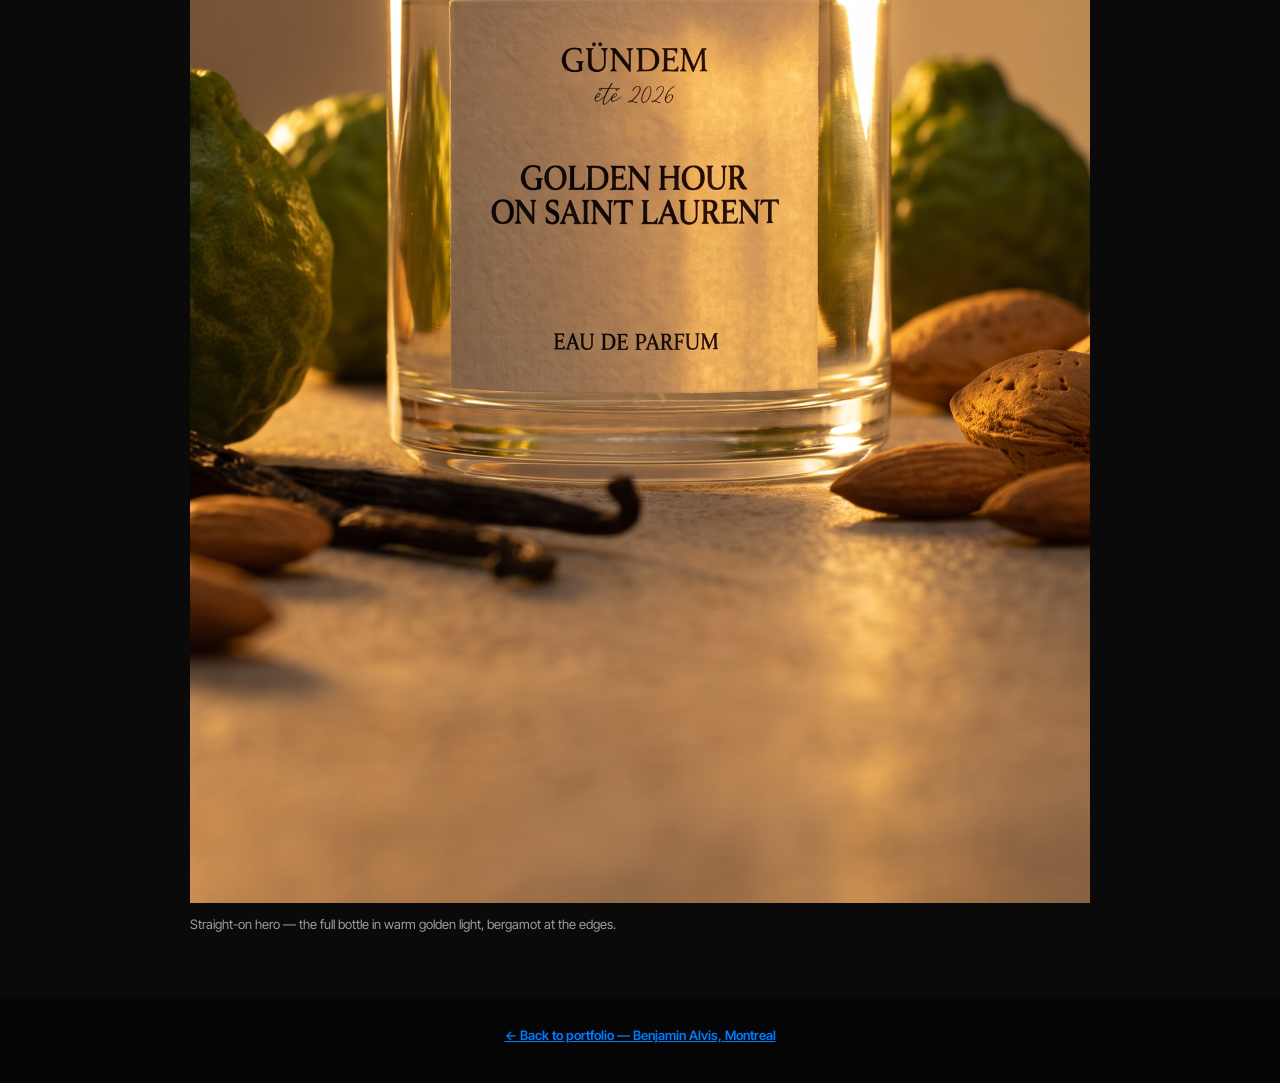
<file: projects/gundem-golden-hour/index.html>
<!DOCTYPE html>
<html lang="en">
<head>
<meta charset="utf-8">
<meta name="viewport" content="width=device-width, initial-scale=1">
<title>GÜNDEM — Golden Hour on Saint Laurent</title>
<meta name="description" content="Gündem, a fragrance brand identity by Benjamin Alvis: bottle, label and a golden-hour world.">
<link href="https://fonts.googleapis.com/css2?family=Inter+Tight:wght@400;500;600;700&display=swap" rel="stylesheet">
<style>
  body{margin:0;background:#050505}
  .g-wrap{background:#0a0a0a;color:#fff;font-family:'Inter Tight',system-ui,sans-serif;padding:48px 20px 64px}
  .g-wrap figure{max-width:900px;margin:0 auto 40px}
  .g-wrap figure:last-child{margin-bottom:0}
  .g-wrap img{display:block;width:100%;height:auto}
  .g-wrap figcaption{font-size:13px;line-height:1.5;color:rgba(255,255,255,.6);margin-top:12px}
</style>
</head>
<body style="margin:0;background:#050505">
<section style="background:#fff;color:#111;font-family:'Inter Tight',system-ui,sans-serif;padding:clamp(40px,6vw,72px) 20px;">
  <div style="max-width:900px;margin:0 auto">
    <p style="font-size:13px;letter-spacing:.14em;text-transform:uppercase;color:#6e6e73;font-weight:600;margin:0 0 12px">Project 05 — Gündem, fragrance brand identity</p>
    <h1 style="font-size:clamp(36px,5vw,60px);line-height:1.08;letter-spacing:-.02em;font-weight:700;margin:0 0 14px">Golden Hour on Saint Laurent.</h1>
    <p style="font-size:18px;line-height:1.55;color:#424245;max-width:62ch;margin:0">A fragrance brand built with no product, no studio, and no production budget — an AI-native identity for a summer eau de parfum, made to feel real: a believable bottle and label, a coherent scent story, and a golden-hour world around it.</p>
    <p style="font-size:18px;line-height:1.55;color:#424245;max-width:62ch;margin:14px 0 0"><strong style="color:#111">Result:</strong> a complete brand world from idea to launch-ready visuals — hero imagery, ingredient macros, and editorial compositions, all coherent enough to sell a bottle that does not exist yet.</p>
    <p style="font-size:14px;line-height:1.6;color:#6e6e73;margin:14px 0 0"><strong style="color:#111">Tools:</strong> Nano Banana Pro · Adobe Firefly · Seedance 2.5 · Photoshop · Premiere Pro</p>
    <p style="margin:18px 0 0"><a href="../../" style="color:#007AFF;font-weight:600;font-size:14px">← Back to portfolio</a></p>
  </div>
</section>

<div class="g-wrap">
  <figure>
    <img src="gundem-split-panel-hero.png" alt="Gündem bottle centred in front of three ingredient panels">
    <figcaption>Split-panel hero — the bottle against bergamot and rosemary, almonds and almond milk, vanilla pods and tonka beans.</figcaption>
  </figure>
  <figure>
    <img src="gundem-ingredient-macro-1.png" alt="Ingredient macro still life with bergamot, almonds, vanilla pod and tonka beans">
    <figcaption>Ingredient macro — the scent story as a still life, no bottle.</figcaption>
  </figure>
  <figure>
    <img src="gundem-ingredient-macro-2.png" alt="Close-up ingredient macro with halved bergamot and juice droplet">
    <figcaption>Close-up macro — halved bergamot, almonds, vanilla pod, tonka beans, golden light.</figcaption>
  </figure>
  <figure>
    <img src="gundem-bottle-label-detail.png" alt="Close-up of the Gündem bottle, black cap and textured label">
    <figcaption>Bottle and label detail — black cap, amber liquid, textured label.</figcaption>
  </figure>
  <figure>
    <img src="gundem-straight-hero.png" alt="Straight-on Gündem product hero in warm golden light">
    <figcaption>Straight-on hero — the full bottle in warm golden light, bergamot at the edges.</figcaption>
  </figure>
</div>

<footer style="background:#050505;color:rgba(255,255,255,.6);font-family:'Inter Tight',system-ui,sans-serif;font-size:13px;padding:28px 20px 40px;text-align:center"><a href="../../" style="color:#007AFF;font-weight:600">← Back to portfolio — Benjamin Alvis, Montreal</a></footer>
</body>
</html>
</file>
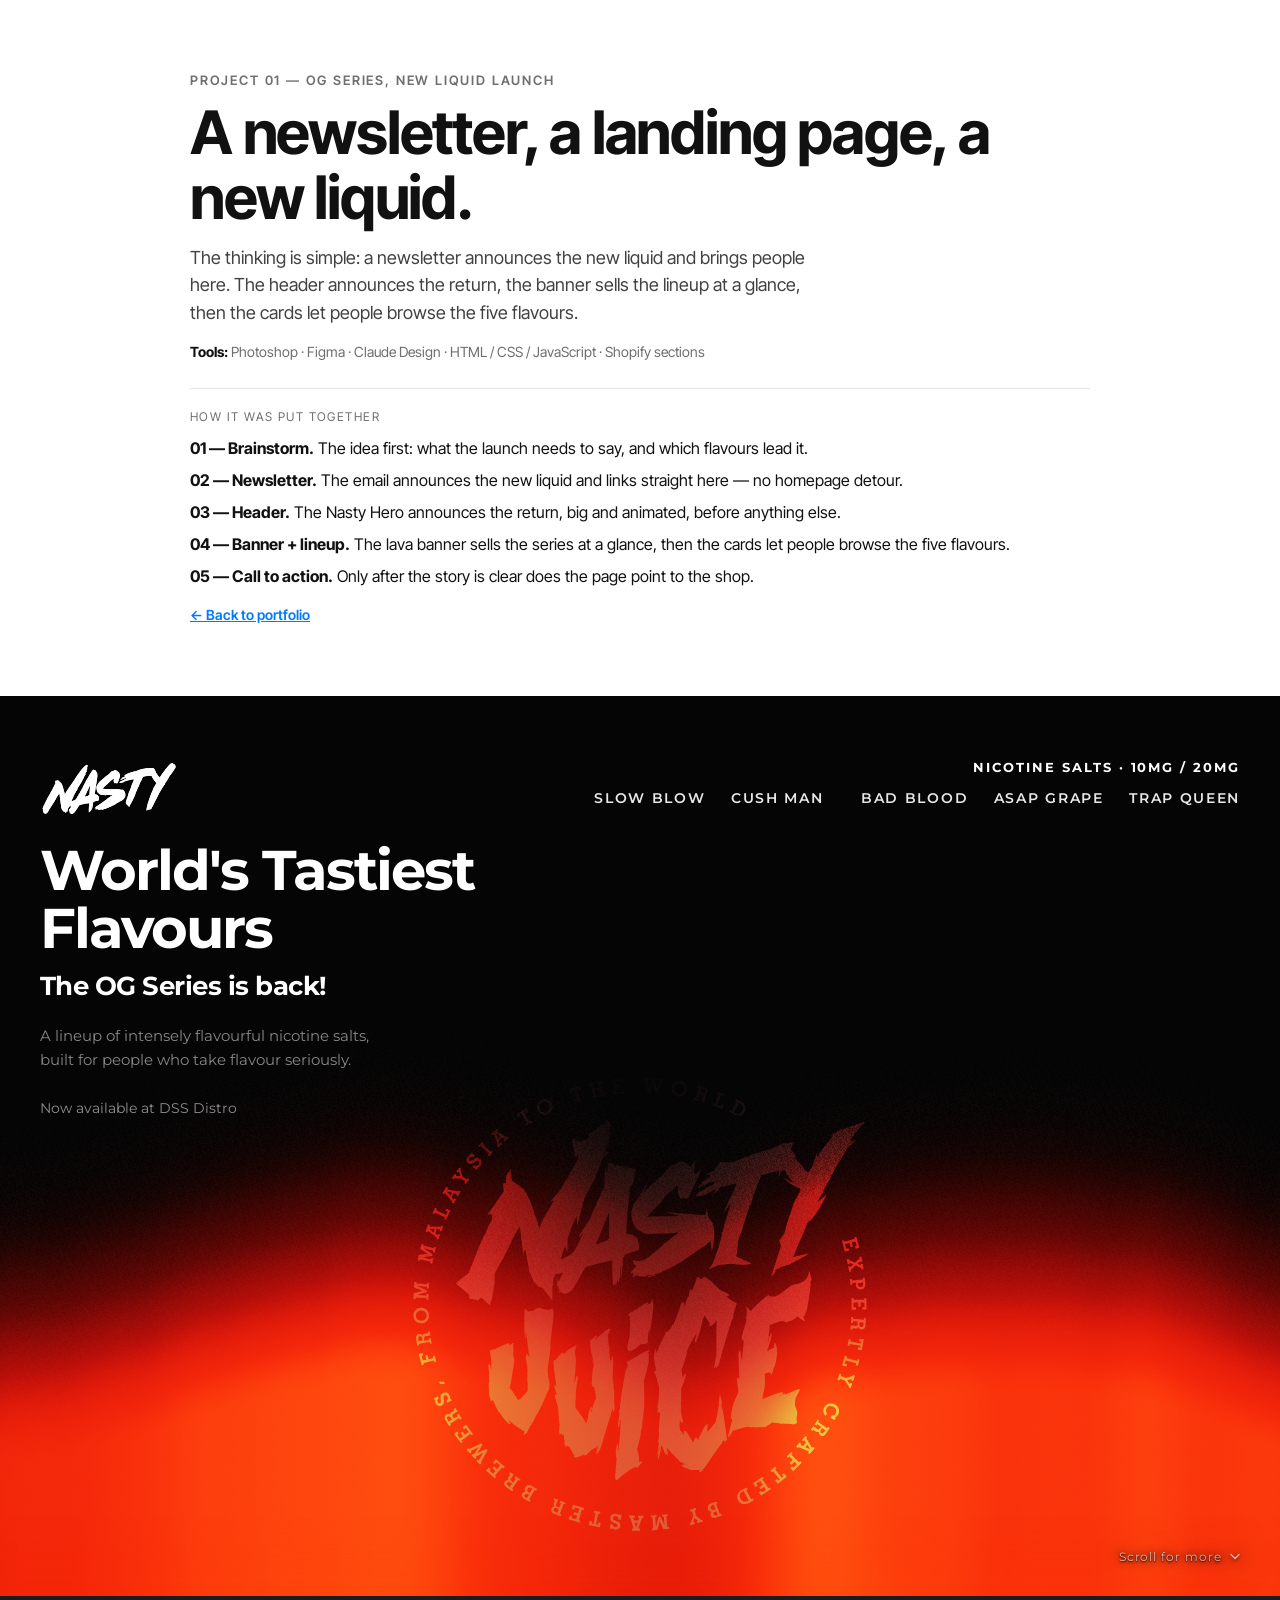
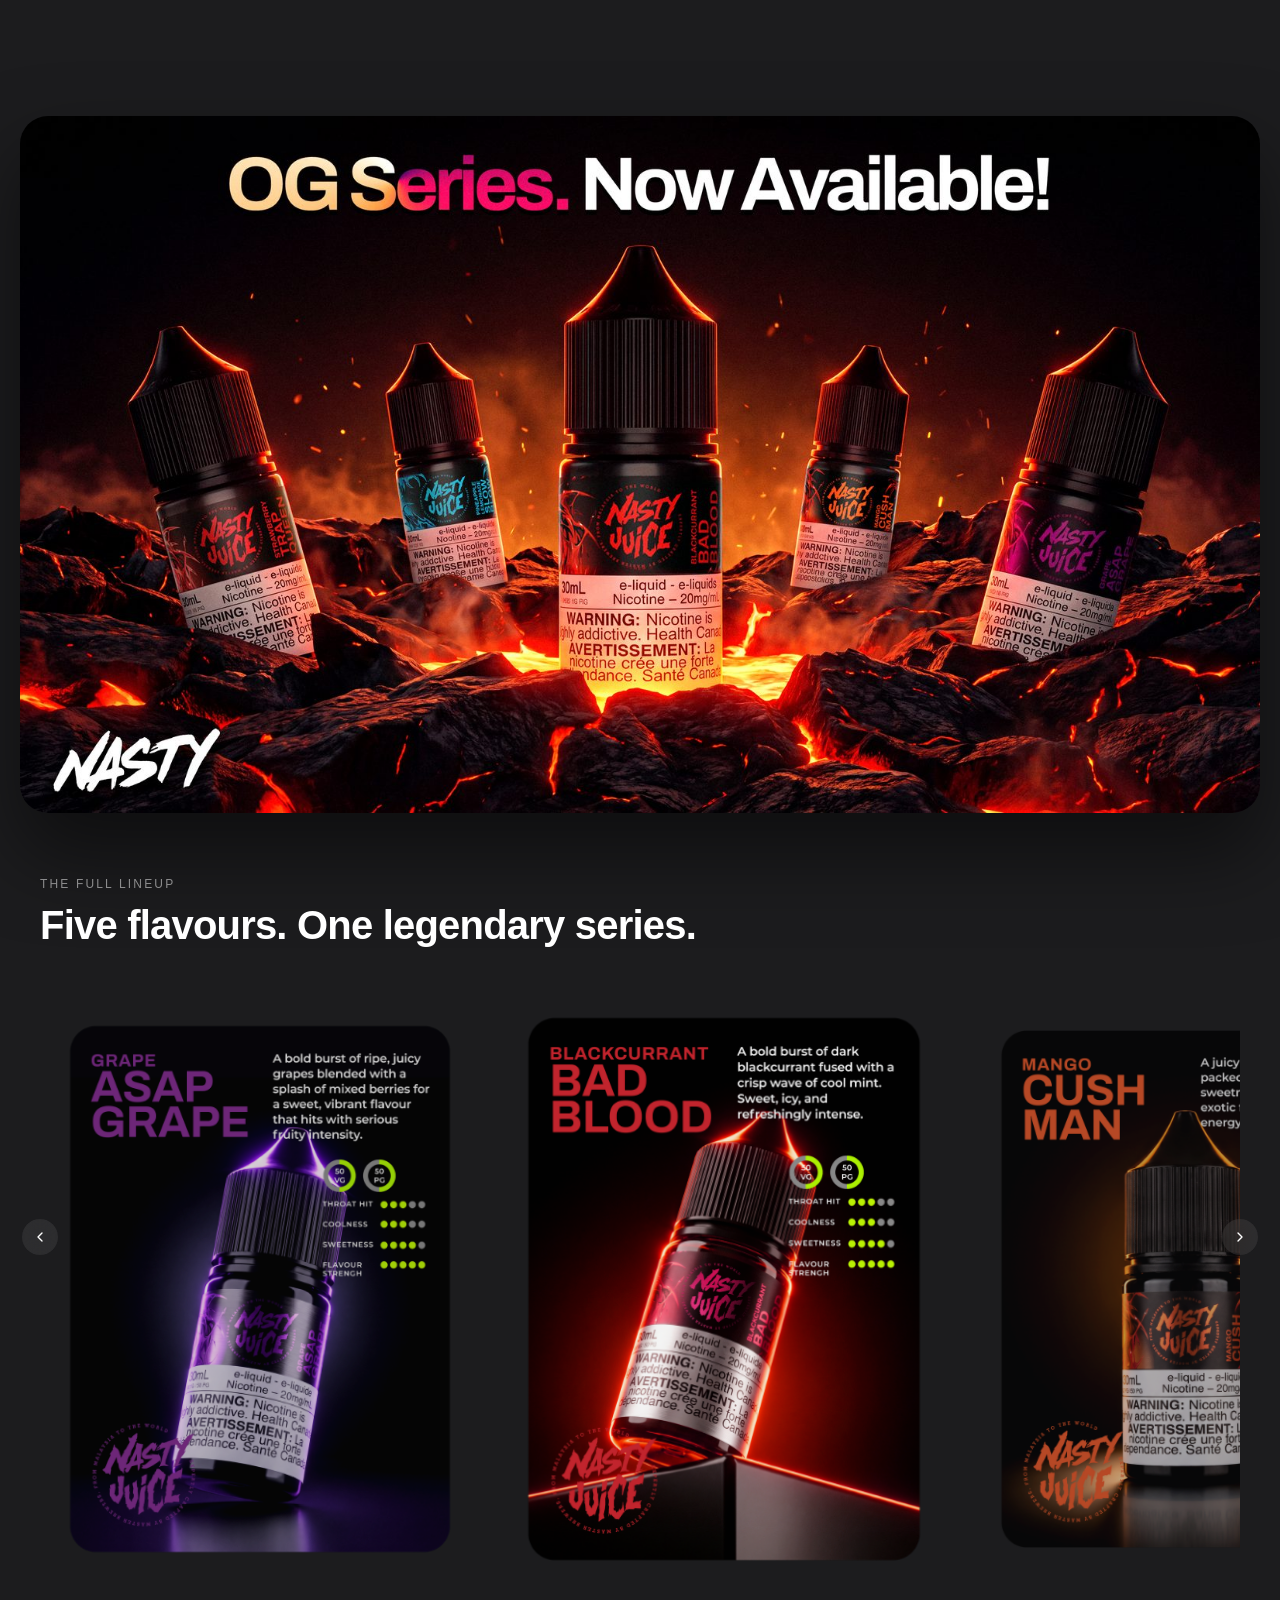
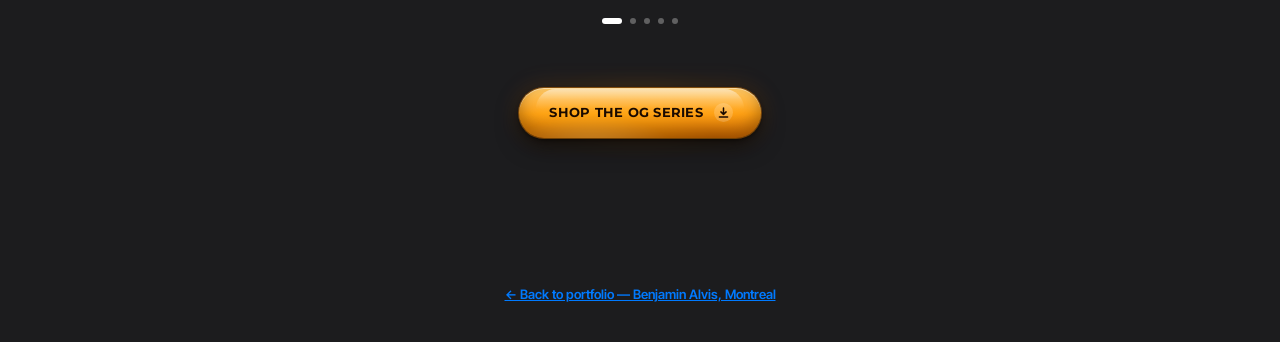
<file: projects/og-versa-launch/index.html>
<!doctype html>
<html lang="en">
<head>
<meta charset="utf-8">
<meta name="viewport" content="width=device-width, initial-scale=1">
<title>OG Series — New Liquid Launch — Benjamin Alvis</title>
<meta name="description" content="OG Series, a new liquid launch. A newsletter brings you here: header first, then the liquid lineup.">
<link rel="preconnect" href="https://fonts.googleapis.com">
<link rel="preconnect" href="https://fonts.gstatic.com" crossorigin>
<link href="https://fonts.googleapis.com/css2?family=Montserrat:wght@400;500;600;700;800&display=swap" rel="stylesheet">
<link href="https://fonts.googleapis.com/css2?family=Inter+Tight:wght@400;500;600;700&display=swap" rel="stylesheet">
<style>html,body{margin:0;padding:0;background:#050505;}</style>
<style>html,body{margin:0;padding:0;background:#050505;}</style>
<style>
  #og-p1 {
    background: #1C1C1E;
    padding: 120px 20px;
    box-sizing: border-box;
    font-family: -apple-system, BlinkMacSystemFont, 'SF Pro Display', Helvetica, Arial, sans-serif;
  }
  #og-p1 * { box-sizing: border-box; }

  #og-p1 .og-hero {
    max-width: 1400px;
    margin: 0 auto;
    border-radius: 28px;
    overflow: hidden;
    box-shadow: 0 40px 80px rgba(0,0,0,0.5);
    opacity: 0;
    transform: translateY(24px);
    transition: opacity .9s cubic-bezier(.16,1,.3,1), transform .9s cubic-bezier(.16,1,.3,1);
  }
  #og-p1 .og-hero.is-in { opacity: 1; transform: none; }
  #og-p1 .og-hero img { width: 100%; height: auto; display: block; }

  #og-p1 .og-head {
    max-width: 1400px;
    margin: 64px auto 48px;
    padding: 0 20px;
  }
  #og-p1 .og-eyebrow {
    font-size: 12px; text-transform: uppercase; letter-spacing: .18em;
    color: rgba(255,255,255,.5); margin-bottom: 12px;
  }
  #og-p1 .og-title {
    font-size: clamp(22px, 6vw, 40px); font-weight: 600; color: #fff;
    letter-spacing: -.02em; margin: 0;
  }

  #og-p1 .og-carousel-wrap {
    position: relative; max-width: 1400px; margin: 0 auto; padding: 0 20px;
  }
  #og-p1 .og-scroller {
    display: flex; gap: 24px; overflow-x: auto; padding: 8px 0 24px;
    scrollbar-width: none; -ms-overflow-style: none; cursor: grab;
    user-select: none; overscroll-behavior-x: contain; -webkit-overflow-scrolling: touch;
    scroll-behavior: auto;
  }
  #og-p1 .og-scroller::-webkit-scrollbar { display: none; }
  #og-p1 .og-scroller.is-dragging { cursor: grabbing; }

  #og-p1 .og-card {
    flex: 0 0 auto; width: 440px;
    opacity: 0; transform: translateY(24px);
    transition: opacity .9s cubic-bezier(.16,1,.3,1), transform .9s cubic-bezier(.16,1,.3,1);
  }
  #og-p1 .og-card.is-in { opacity: 1; transform: none; }
  #og-p1 .og-card-scale { will-change: transform, opacity; transform-origin: center; }
  #og-p1 .og-card-inner {
    border-radius: 24px; overflow: hidden; transform-origin: center;
    transition: transform .35s cubic-bezier(.16,1,.3,1);
  }
  #og-p1 .og-card img {
    width: 100%; height: auto; display: block;
    user-select: none; -webkit-user-drag: none; pointer-events: none;
  }
  @media (hover: hover) and (pointer: fine) {
    #og-p1 .og-card:hover .og-card-inner { transform: scale(1.03); }
  }
  @media (max-width: 900px) { #og-p1 .og-card { width: 380px; } }
  @media (max-width: 767px) {
    #og-p1 { padding: 64px 20px; }
    #og-p1 .og-card { width: 82vw; }
    #og-p1 .og-hero { border-radius: 16px; }
  }

  #og-p1 .og-arrow {
    position: absolute; top: 40%; transform: translateY(-50%);
    width: 36px; height: 36px; border-radius: 50%; border: none;
    background: rgba(255,255,255,.08); backdrop-filter: blur(12px);
    display: flex; align-items: center; justify-content: center;
    cursor: pointer; z-index: 2;
  }
  #og-p1 .og-arrow--prev { left: 2px; }
  #og-p1 .og-arrow--next { right: 2px; }
  @media (max-width: 480px) { #og-p1 .og-arrow { display: none; } }

  #og-p1 .og-dots {
    display: flex; justify-content: center; align-items: center; gap: 8px; margin-top: 20px;
  }
  #og-p1 .og-dot {
    width: 6px; height: 6px; border-radius: 3px; background: #fff; opacity: .3;
    border: none; padding: 0; cursor: pointer; transition: all .3s ease;
  }
  #og-p1 .og-dot.is-active { width: 20px; opacity: 1; }

  #og-p1 .og-cta-wrap {
    display: flex; justify-content: center; margin-top: 64px;
    opacity: 0; transition: opacity .3s ease-out .4s;
  }
  #og-p1 .og-cta-wrap.is-in { opacity: 1; }

  #og-p1 .btn-wrap { position: relative; display: inline-flex; align-items: center; justify-content: center; }
  #og-p1 .btn-glow {
    position: absolute; left: 0; right: 0; top: 50%; height: 132%; transform: translateY(-50%);
    border-radius: 999px; pointer-events: none; filter: blur(16px); opacity: .65;
    transition: opacity 300ms ease, filter 300ms ease;
    background: radial-gradient(52% 50% at 50% 50%, rgba(255,140,0,.35) 0%, rgba(255,140,0,.13) 46%, rgba(255,140,0,0) 74%);
  }
  #og-p1 .btn {
    position: relative; display: block; overflow: hidden; border-radius: 999px; text-decoration: none;
    transform: scale(1); touch-action: manipulation; -webkit-tap-highlight-color: transparent;
    background: linear-gradient(180deg, #FFC966 0%, #FFA114 52%, #D96E00 100%);
    box-shadow:
      0 1px 0 rgba(255,255,255,.4) inset,
      0 -9px 16px rgba(60,30,0,.4) inset,
      0 0 0 1px rgba(255,140,0,.4),
      0 8px 22px rgba(0,0,0,.7),
      0 2px 4px rgba(0,0,0,.55),
      0 0 26px rgba(255,140,0,.2);
    transition: transform 220ms cubic-bezier(.22,1,.36,1), box-shadow 300ms ease;
  }
  #og-p1 .btn:hover, #og-p1 .btn:focus-visible {
    box-shadow:
      0 1px 0 rgba(255,255,255,.55) inset,
      0 -9px 16px rgba(60,30,0,.36) inset,
      0 0 0 1px rgba(255,140,0,.55),
      0 8px 22px rgba(0,0,0,.7),
      0 2px 4px rgba(0,0,0,.55),
      0 0 46px rgba(255,140,0,.38);
  }
  #og-p1 .btn.is-pressed { transform: scale(.96); transition: transform 90ms ease-out, box-shadow 300ms ease; }
  #og-p1 .btn-label {
    position: relative; z-index: 4; display: flex; align-items: center; gap: 11px;
    padding: 15px 28px 16px 30px;
    font-family: Montserrat, system-ui, sans-serif; font-size: 12.5px; font-weight: 700;
    letter-spacing: .02em; text-transform: uppercase; color: #1A0A00; white-space: nowrap;
  }
  #og-p1 .btn-ico {
    display: flex; align-items: center; justify-content: center; width: 19px; height: 19px;
    border-radius: 999px; background: rgba(255,255,255,.18);
    transform: translateY(0); transition: transform 260ms cubic-bezier(.22,1,.36,1);
  }
  #og-p1 .btn.is-pressed .btn-ico { transform: translateY(1px); transition: transform 90ms ease-out; }
  #og-p1 .btn-sheen {
    position: absolute; z-index: 3; left: 0; top: 50%; width: 130px; height: 300%; margin-left: -65px;
    transform: translate3d(0,-50%,0); opacity: 0; pointer-events: none; will-change: transform;
    transition: opacity 320ms ease;
    background: radial-gradient(50% 50% at 50% 50%, rgba(255,255,255,.5) 0%, rgba(255,255,255,.14) 45%, rgba(255,255,255,0) 74%);
  }
  #og-p1 .btn-spec {
    position: absolute; z-index: 2; left: 7%; right: 7%; top: 1.5px; height: 40%; pointer-events: none;
    opacity: .8; transition: opacity 300ms ease;
    border-radius: 999px 999px 60% 60% / 999px 999px 100% 100%;
    background: linear-gradient(180deg, rgba(255,255,255,.65) 0%, rgba(255,255,255,.2) 52%, rgba(255,255,255,0) 100%);
  }
  #og-p1 .btn-wet {
    position: absolute; z-index: 1; inset: 0; border-radius: 999px; pointer-events: none;
    mix-blend-mode: screen;
    background: radial-gradient(70% 120% at 30% 116%, rgba(255,178,90,.42) 0%, rgba(255,140,0,.1) 48%, rgba(0,0,0,0) 74%);
  }
  #og-p1 .btn-wrap:hover .btn-glow, #og-p1 .btn:focus-visible ~ .btn-glow { opacity: 1; filter: blur(17px); }
  #og-p1 .btn-wrap:hover .btn-spec { opacity: 1; }
  #og-p1 .btn-wrap:hover .btn-sheen { opacity: 1; }

  @media (prefers-reduced-motion: reduce) {
    #og-p1 .og-hero,
    #og-p1 .og-card,
    #og-p1 .og-cta-wrap { transition: opacity .3s ease !important; transform: none !important; }
    #og-p1 .og-card:hover .og-card-inner { transform: none !important; }
    #og-p1 .btn, #og-p1 .btn-ico, #og-p1 .btn.is-pressed { transition: box-shadow 300ms ease !important; transform: none !important; }
  }
</style>
<style>#og-p1 .og-hero{opacity:1 !important;transform:none !important;}</style>
</head>
<body>
<section style="background:#fff;color:#111;font-family:'Inter Tight',system-ui,sans-serif;padding:clamp(40px,6vw,72px) 20px;">
  <div style="max-width:900px;margin:0 auto">
    <p style="font-size:13px;letter-spacing:.14em;text-transform:uppercase;color:#6e6e73;font-weight:600;margin:0 0 12px">Project 01 — OG Series, new liquid launch</p>
    <h1 style="font-size:clamp(36px,5vw,60px);line-height:1.08;letter-spacing:-.02em;font-weight:700;margin:0 0 14px">A newsletter, a landing page, a new liquid.</h1>
    <p style="font-size:18px;line-height:1.55;color:#424245;max-width:62ch;margin:0">The thinking is simple: a newsletter announces the new liquid and brings people here. The header announces the return, the banner sells the lineup at a glance, then the cards let people browse the five flavours.</p>
    <p style="font-size:14px;line-height:1.6;color:#6e6e73;margin:14px 0 0"><strong style="color:#111">Tools:</strong> Photoshop · Figma · Claude Design · HTML / CSS / JavaScript · Shopify sections</p>
    <div style="margin-top:24px;border-top:1px solid #e5e5e5;padding-top:20px">
    <p style="font-size:12px;letter-spacing:.12em;text-transform:uppercase;color:#6e6e73;margin:0 0 14px">How it was put together</p>
    <div style="display:grid;gap:12px">
      <div><strong>01 — Brainstorm.</strong> The idea first: what the launch needs to say, and which flavours lead it.</div>
      <div><strong>02 — Newsletter.</strong> The email announces the new liquid and links straight here — no homepage detour.</div>
      <div><strong>03 — Header.</strong> The Nasty Hero announces the return, big and animated, before anything else.</div>
      <div><strong>04 — Banner + lineup.</strong> The lava banner sells the series at a glance, then the cards let people browse the five flavours.</div>
      <div><strong>05 — Call to action.</strong> Only after the story is clear does the page point to the shop.</div>
    </div>
  </div>
<p style="margin:18px 0 0"><a href="../../" style="color:#007AFF;font-weight:600;font-size:14px">← Back to portfolio</a></p>
  </div>
</section>
<section class="nasty-hero" data-nasty-hero data-wordmark="assets/nasty-wordmark.svg" data-mark="assets/nasty-mark.svg" data-dither="0.012" data-flow-speed="1" style="position: relative; height: 100vh; min-height: 520px; overflow: clip; background: #050505; display: flex; flex-direction: column; justify-content: space-between; padding: 160px 40px 20px; box-sizing: border-box; font-family: 'Montserrat', system-ui, sans-serif;">

  <div style="position: absolute; inset: 0; z-index: 0;">
    <canvas data-bloom-canvas style="position: absolute; inset: 0; width: 100%; height: 100%; display: block;"></canvas>
    <div data-bloom-fallback style="display: none; position: absolute; inset: 0; filter: blur(70px); background-image: radial-gradient(120% 78% at 50% 108%, #FFD9C4 0%, #FF7A55 12%, #FF3D1F 26%, #C1140A 44%, #3A0806 66%, rgba(5,5,5,0) 84%);"></div>
  </div>

  <div data-anim="mark" style="position: absolute; z-index: 1; bottom: var(--mark-bottom, 40px); left: 0; right: 0; height: var(--mark-h, 56%); display: flex; align-items: flex-end; justify-content: center; mix-blend-mode: color-dodge; animation: markIn 1s cubic-bezier(0.11,0.06,0.18,1) 0.75s both; pointer-events: none;">
    <div style="height: 100%; aspect-ratio: 1 / 1; max-width: 100%; mix-blend-mode: darken; background: radial-gradient(56% 156% at 47.1% 1.9%, rgba(255,255,255,0) 0%, #d9b6b6 100%); -webkit-mask: url(assets/nasty-wordmark.svg) 50% / contain no-repeat; -webkit-mask-source-type: luminance; mask: url(assets/nasty-wordmark.svg) 50% / contain no-repeat luminance;"></div>
  </div>

  <div data-anim="mark" style="position: absolute; z-index: 2; bottom: var(--mark-bottom, 40px); left: 0; right: 0; height: var(--mark-h, 56%); display: flex; align-items: flex-end; justify-content: center; animation: markIn 1s cubic-bezier(0.11,0.06,0.18,1) 0.75s both; pointer-events: none;">
    <div style="height: 100%; aspect-ratio: 1 / 1; max-width: 100%; mix-blend-mode: darken; background: linear-gradient(#8f8f8f00 0%, #b07d7d54 100%); -webkit-mask: url(assets/nasty-wordmark.svg) 50% / contain no-repeat; -webkit-mask-source-type: luminance; mask: url(assets/nasty-wordmark.svg) 50% / contain no-repeat luminance;"></div>
  </div>

  <div data-anim="util" style="position: absolute; z-index: 10; bottom: 32px; right: 40px; display: flex; align-items: center; gap: 8px; background: transparent; box-shadow: none; animation: fadeIn 0.8s ease-out 1.4s both;" data-scroll>
    <div style="position: relative; font-size: 12px; font-weight: 400; letter-spacing: 0.08em; color: rgba(255,255,255,0.65); text-shadow: 0 1px 2px rgba(3,1,1,1), 0 0 8px rgba(3,1,1,0.98), 0 0 18px rgba(3,1,1,0.92), 0 0 34px rgba(3,1,1,0.75); white-space: nowrap;">Scroll for more</div>
    <div aria-hidden="true" style="position: absolute; left: 0; top: 0; font-size: 12px; font-weight: 400; letter-spacing: 0.08em; white-space: nowrap; color: transparent; background-clip: text; -webkit-background-clip: text; background-image: linear-gradient(90deg, transparent 40%, rgba(255,255,255,0.9) 50%, transparent 60%); background-size: 300% 100%; background-repeat: repeat-x; animation: textShimmer 5s ease-in-out infinite;">Scroll for more</div>
    <svg width="10" height="10" viewBox="0 0 10 10" fill="none" aria-hidden="true" style="position: relative; display: block; filter: drop-shadow(0 1px 2px rgba(3,1,1,1)) drop-shadow(0 0 8px rgba(3,1,1,0.98)) drop-shadow(0 0 18px rgba(3,1,1,0.9)); animation: arrowBob 1.8s ease-in-out infinite;"><path d="M1 3.5 L5 7.5 L9 3.5" stroke="rgba(255,255,255,0.65)" stroke-width="1.4" stroke-linecap="round" stroke-linejoin="round"></path></svg>
  </div>

  <div aria-hidden="true" style="position: absolute; z-index: 5; bottom: 0; left: 0; width: 100%; height: 80px; background: transparent; border: 0; box-shadow: none; pointer-events: none;" data-blurstrip>
    <div style="position: absolute; inset: 0; background: transparent; border: 0; box-shadow: none; pointer-events: none; z-index: 1; backdrop-filter: blur(0.5px); -webkit-backdrop-filter: blur(0.5px); -webkit-mask-image: linear-gradient(to bottom, rgba(0,0,0,0) 0%, rgba(0,0,0,1) 16.6667%, rgba(0,0,0,1) 33.3333%, rgba(0,0,0,0) 50%); mask-image: linear-gradient(to bottom, rgba(0,0,0,0) 0%, rgba(0,0,0,1) 16.6667%, rgba(0,0,0,1) 33.3333%, rgba(0,0,0,0) 50%);"></div>
    <div style="position: absolute; inset: 0; background: transparent; border: 0; box-shadow: none; pointer-events: none; z-index: 2; backdrop-filter: blur(1px); -webkit-backdrop-filter: blur(1px); -webkit-mask-image: linear-gradient(to bottom, rgba(0,0,0,0) 16.6667%, rgba(0,0,0,1) 33.3334%, rgba(0,0,0,1) 50%, rgba(0,0,0,0) 66.6667%); mask-image: linear-gradient(to bottom, rgba(0,0,0,0) 16.6667%, rgba(0,0,0,1) 33.3334%, rgba(0,0,0,1) 50%, rgba(0,0,0,0) 66.6667%);"></div>
    <div style="position: absolute; inset: 0; background: transparent; border: 0; box-shadow: none; pointer-events: none; z-index: 3; backdrop-filter: blur(2px); -webkit-backdrop-filter: blur(2px); -webkit-mask-image: linear-gradient(to bottom, rgba(0,0,0,0) 33.3334%, rgba(0,0,0,1) 50.0001%, rgba(0,0,0,1) 66.6667%, rgba(0,0,0,0) 83.3334%); mask-image: linear-gradient(to bottom, rgba(0,0,0,0) 33.3334%, rgba(0,0,0,1) 50.0001%, rgba(0,0,0,1) 66.6667%, rgba(0,0,0,0) 83.3334%);"></div>
    <div style="position: absolute; inset: 0; background: transparent; border: 0; box-shadow: none; pointer-events: none; z-index: 4; backdrop-filter: blur(4px); -webkit-backdrop-filter: blur(4px); -webkit-mask-image: linear-gradient(to bottom, rgba(0,0,0,0) 50.0001%, rgba(0,0,0,1) 66.6668%, rgba(0,0,0,1) 83.3334%, rgba(0,0,0,0) 100%); mask-image: linear-gradient(to bottom, rgba(0,0,0,0) 50.0001%, rgba(0,0,0,1) 66.6668%, rgba(0,0,0,1) 83.3334%, rgba(0,0,0,0) 100%);"></div>
    <div style="position: absolute; inset: 0; background: transparent; border: 0; box-shadow: none; pointer-events: none; z-index: 5; backdrop-filter: blur(8px); -webkit-backdrop-filter: blur(8px); -webkit-mask-image: linear-gradient(to bottom, rgba(0,0,0,0) 66.6668%, rgba(0,0,0,1) 83.3335%, rgba(0,0,0,1) 100%, rgba(0,0,0,0) 100%); mask-image: linear-gradient(to bottom, rgba(0,0,0,0) 66.6668%, rgba(0,0,0,1) 83.3335%, rgba(0,0,0,1) 100%, rgba(0,0,0,0) 100%);"></div>
    <div style="position: absolute; inset: 0; background: transparent; border: 0; box-shadow: none; pointer-events: none; z-index: 6; backdrop-filter: blur(16px); -webkit-backdrop-filter: blur(16px); -webkit-mask-image: linear-gradient(to bottom, rgba(0,0,0,0) 83.3335%, rgba(0,0,0,1) 100%, rgba(0,0,0,0) 100%); mask-image: linear-gradient(to bottom, rgba(0,0,0,0) 83.3335%, rgba(0,0,0,1) 100%, rgba(0,0,0,0) 100%);"></div>
  </div>

  <div style="position: absolute; z-index: 10; top: 7%; left: 40px; max-width: 480px; display: flex; flex-direction: column; align-items: flex-start;" data-copy>
    <div data-anim="util" data-smallmark style="position: relative; width: 140px; height: 58.8px; margin-bottom: 0; animation: headIn 1s cubic-bezier(0.11,0.06,0.18,1) 0.95s both;">
      <div data-smallmark-base style="position: absolute; inset: 0; background: #FFFFFF;"></div>
      <div data-smallmark-sweep style="position: absolute; inset: 0; mix-blend-mode: normal; background-image: linear-gradient(115deg, #FFFFFF 0%, #FFFFFF 44%, #FF6A14 48%, #FFA61F 50%, #FF2E0A 52%, #FFFFFF 56%, #FFFFFF 100%); background-size: 400% 100%; background-repeat: repeat-x; animation: hueCycle 7s linear 0s infinite;"></div>
    </div>
    <h2 data-anim="util" style="margin: 24px 0 0; font-size: clamp(48px, 4.4vw, 68px); font-weight: 700; letter-spacing: -0.035em; line-height: 1.02; color: #FFFFFF; text-wrap: balance; overflow: visible; animation: riseHead 1s cubic-bezier(0.11,0.06,0.18,1) 1.05s both;">World's Tastiest Flavours</h2>
    <div data-anim="util" style="margin: 14px 0 0; font-size: 26px; font-weight: 700; letter-spacing: -0.02em; color: #FFFFFF; animation: riseKicker 0.8s cubic-bezier(0.11,0.06,0.18,1) 1.2s both;">The OG Series is back!</div>
    <p data-anim="util" style="margin: 22px 0 0; max-width: 360px; font-size: 15px; font-weight: 400; line-height: 1.55; color: rgba(255,255,255,0.52); text-wrap: pretty; animation: riseBody 0.8s cubic-bezier(0.11,0.06,0.18,1) 1.3s both;">A lineup of intensely flavourful nicotine salts, built for people who take flavour seriously.</p>
    <div data-anim="util" style="margin: 28px 0 0; display: flex; flex-direction: column; gap: 6px; animation: riseBody 0.8s cubic-bezier(0.11,0.06,0.18,1) 1.4s both;">
      <div style="font-size: 14px; font-weight: 400; color: rgba(255,255,255,0.55);">Now available at DSS Distro</div>
    </div>
  </div>

  <div style="position: absolute; z-index: 10; top: 7%; right: 40px; left: 400px; display: flex; flex-direction: column; align-items: flex-end; gap: 14px; isolation: isolate; mix-blend-mode: normal;" data-flavlist>
    <div data-anim="util" style="animation: labelIn 0.6s cubic-bezier(0.16,1,0.3,1) 0.85s both; font-size: 13px; font-weight: 700; letter-spacing: 0.15em; color: #FFFFFF; text-transform: uppercase;">Nicotine Salts · 10mg / 20mg</div>
    <div data-flavours style="display: flex; justify-content: flex-end; gap: clamp(14px, 2vw, 34px); row-gap: 14px; flex-wrap: nowrap; max-width: none; cursor: default;">
      <div data-col data-slowblow style="display: flex; flex-direction: column; align-items: flex-start; gap: 4px; min-height: 56px; animation: colIn 0.6s cubic-bezier(0.16,1,0.3,1) 0.90s both;">
        <div data-name data-hover="#2E9BFF" style="font-size: 14px; font-weight: 600; letter-spacing: 0.12em; text-transform: uppercase; background-image: linear-gradient(105deg, #E8E8E8 0%, #E8E8E8 40%, #FFFFFF 48%, #FFFFFF 52%, #E8E8E8 60%, #E8E8E8 100%); background-size: 300% 100%; background-repeat: repeat-x; background-clip: text; -webkit-background-clip: text; -webkit-text-fill-color: transparent; animation: nameSheen 9s ease-in-out 0.0s infinite; transition: color 0.3s ease;">SLOW BLOW</div>
        <div data-desc style="font-size: 11px; font-weight: 400; letter-spacing: 0.15em; line-height: 1.15; color: rgba(255,255,255,0.70); opacity: 0; text-transform: uppercase; transition: opacity 0.22s ease;">Nicotine Salt</div>
      </div>
<div data-col style="display: flex; flex-direction: column; align-items: flex-start; gap: 4px; min-height: 56px; animation: colIn 0.6s cubic-bezier(0.16,1,0.3,1) 0.98s both;">
        <div data-name data-hover="#FF8A1F" style="font-size: 14px; font-weight: 600; letter-spacing: 0.12em; text-transform: uppercase; background-image: linear-gradient(105deg, #E8E8E8 0%, #E8E8E8 40%, #FFFFFF 48%, #FFFFFF 52%, #E8E8E8 60%, #E8E8E8 100%); background-size: 300% 100%; background-repeat: repeat-x; background-clip: text; -webkit-background-clip: text; -webkit-text-fill-color: transparent; animation: nameSheen 9s ease-in-out 1.4s infinite; transition: color 0.3s ease;">CUSH MAN</div>
        <div data-desc style="font-size: 11px; font-weight: 400; letter-spacing: 0.15em; line-height: 1.15; color: rgba(255,255,255,0.70); opacity: 0; text-transform: uppercase; transition: opacity 0.22s ease;">Nicotine Salt</div>
      </div>
<div data-col style="display: flex; flex-direction: column; align-items: flex-start; gap: 4px; min-height: 56px; animation: colIn 0.6s cubic-bezier(0.16,1,0.3,1) 1.06s both;">
        <div data-name data-hover="#FF2020" style="font-size: 14px; font-weight: 600; letter-spacing: 0.12em; text-transform: uppercase; background-image: linear-gradient(105deg, #E8E8E8 0%, #E8E8E8 40%, #FFFFFF 48%, #FFFFFF 52%, #E8E8E8 60%, #E8E8E8 100%); background-size: 300% 100%; background-repeat: repeat-x; background-clip: text; -webkit-background-clip: text; -webkit-text-fill-color: transparent; animation: nameSheen 9s ease-in-out 2.8s infinite; transition: color 0.3s ease;">BAD BLOOD</div>
        <div data-desc style="font-size: 11px; font-weight: 400; letter-spacing: 0.15em; line-height: 1.15; color: rgba(255,255,255,0.70); opacity: 0; text-transform: uppercase; transition: opacity 0.22s ease;">Nicotine Salt</div>
      </div>
<div data-col style="display: flex; flex-direction: column; align-items: flex-start; gap: 4px; min-height: 56px; animation: colIn 0.6s cubic-bezier(0.16,1,0.3,1) 1.14s both;">
        <div data-name data-hover="#A855F7" style="font-size: 14px; font-weight: 600; letter-spacing: 0.12em; text-transform: uppercase; background-image: linear-gradient(105deg, #E8E8E8 0%, #E8E8E8 40%, #FFFFFF 48%, #FFFFFF 52%, #E8E8E8 60%, #E8E8E8 100%); background-size: 300% 100%; background-repeat: repeat-x; background-clip: text; -webkit-background-clip: text; -webkit-text-fill-color: transparent; animation: nameSheen 9s ease-in-out 4.2s infinite; transition: color 0.3s ease;">ASAP GRAPE</div>
        <div data-desc style="font-size: 11px; font-weight: 400; letter-spacing: 0.15em; line-height: 1.15; color: rgba(255,255,255,0.70); opacity: 0; text-transform: uppercase; transition: opacity 0.22s ease;">Nicotine Salt</div>
      </div>
<div data-col style="display: flex; flex-direction: column; align-items: flex-start; gap: 4px; min-height: 56px; animation: colIn 0.6s cubic-bezier(0.16,1,0.3,1) 1.22s both;">
        <div data-name data-hover="#FF4FA3" style="font-size: 14px; font-weight: 600; letter-spacing: 0.12em; text-transform: uppercase; background-image: linear-gradient(105deg, #E8E8E8 0%, #E8E8E8 40%, #FFFFFF 48%, #FFFFFF 52%, #E8E8E8 60%, #E8E8E8 100%); background-size: 300% 100%; background-repeat: repeat-x; background-clip: text; -webkit-background-clip: text; -webkit-text-fill-color: transparent; animation: nameSheen 9s ease-in-out 5.6s infinite; transition: color 0.3s ease;">TRAP QUEEN</div>
        <div data-desc style="font-size: 11px; font-weight: 400; letter-spacing: 0.15em; line-height: 1.15; color: rgba(255,255,255,0.70); opacity: 0; text-transform: uppercase; transition: opacity 0.22s ease;">Nicotine Salt</div>
      </div>

          </div>
  </div>


</section>
<script src="assets/nasty-hero.js" defer></script>
<section id="og-p1" data-og-carousel>
  <div class="og-hero" data-og-reveal><img src="assets/og-hero-banner.jpg" width="1600" alt="OG Series. Now Available! — five Nasty Juice liquid bottles standing in lava"></div>
  <div class="og-head">
    <div class="og-eyebrow">THE FULL LINEUP</div>
    <h2 class="og-title">Five flavours. One legendary series.</h2>
  </div>
  <div class="og-carousel-wrap">
    <div class="og-scroller" data-og-scroller><div class="og-card" data-og-reveal><div class="og-card-scale"><div class="og-card-inner"><img src="assets/og-card-asap-grape.png" width="1100" alt="ASAP Grape — OG Series liquid flavour card" draggable="false" loading="lazy"></div></div></div>
<div class="og-card" data-og-reveal><div class="og-card-scale"><div class="og-card-inner"><img src="assets/og-card-bad-blood.png" width="1100" alt="Bad Blood — OG Series liquid flavour card" draggable="false" loading="lazy"></div></div></div>
<div class="og-card" data-og-reveal><div class="og-card-scale"><div class="og-card-inner"><img src="assets/og-card-cush-man.png" width="1100" alt="Cush Man — OG Series liquid flavour card" draggable="false" loading="lazy"></div></div></div>
<div class="og-card" data-og-reveal><div class="og-card-scale"><div class="og-card-inner"><img src="assets/og-card-slow-blow.png" width="1100" alt="Slow Blow — OG Series liquid flavour card" draggable="false" loading="lazy"></div></div></div>
<div class="og-card" data-og-reveal><div class="og-card-scale"><div class="og-card-inner"><img src="assets/og-card-trap-queen.png" width="1100" alt="Trap Queen — OG Series liquid flavour card" draggable="false" loading="lazy"></div></div></div>
</div>
    <button type="button" class="og-arrow og-arrow--prev" aria-label="Previous flavour" data-og-prev><svg width="16" height="16" viewBox="0 0 24 24" fill="none" aria-hidden="true"><path d="M15 18l-6-6 6-6" stroke="white" stroke-width="2" stroke-linecap="round" stroke-linejoin="round"/></svg></button>
    <button type="button" class="og-arrow og-arrow--next" aria-label="Next flavour" data-og-next><svg width="16" height="16" viewBox="0 0 24 24" fill="none" aria-hidden="true"><path d="M9 18l6-6-6-6" stroke="white" stroke-width="2" stroke-linecap="round" stroke-linejoin="round"/></svg></button>
  </div>
  <div class="og-dots" data-og-dots><button type="button" class="og-dot is-active" aria-label="Go to flavour 1" data-og-dot="0"></button>
<button type="button" class="og-dot" aria-label="Go to flavour 2" data-og-dot="1"></button>
<button type="button" class="og-dot" aria-label="Go to flavour 3" data-og-dot="2"></button>
<button type="button" class="og-dot" aria-label="Go to flavour 4" data-og-dot="3"></button>
<button type="button" class="og-dot" aria-label="Go to flavour 5" data-og-dot="4"></button>
</div>
  <div class="og-cta-wrap" data-og-reveal>
      <div class="btn-wrap">
        <div class="btn-glow"></div>
        <a class="btn" href="#" id="og-cta-btn">
          <span class="btn-label">Shop the OG Series
            <span class="btn-ico">
              <svg width="11" height="11" viewBox="0 0 11 11" fill="none" aria-hidden="true"><path d="M5.5 0.9V7.4M5.5 7.4L2.9 4.9M5.5 7.4L8.1 4.9M1.4 9.9H9.6" stroke="#1A0A00" stroke-width="1.5" stroke-linecap="round" stroke-linejoin="round"/></svg>
            </span>
          </span>
          <span class="btn-sheen"></span>
          <span class="btn-spec"></span>
          <span class="btn-wet"></span>
        </a>
      </div>
    </div>
</section>
<script>
(function () {
  var root = document.getElementById('og-p1');
  if (!root || root.dataset.ogInit) return;
  root.dataset.ogInit = '1';

  var reduced = window.matchMedia('(prefers-reduced-motion: reduce)').matches;
  var scroller = root.querySelector('[data-og-scroller]');
  var cards = Array.prototype.slice.call(root.querySelectorAll('.og-card'));
  var dots = Array.prototype.slice.call(root.querySelectorAll('[data-og-dot]'));
  var ease = function (t) { return 1 - Math.pow(1 - t, 3); };

  /* ---- entrance reveal ---- */
  var reveals = Array.prototype.slice.call(root.querySelectorAll('[data-og-reveal]'));
  reveals.forEach(function (el, i) {
    if (!reduced) el.style.transitionDelay = (i * 80) + 'ms';
  });
  var mark = function (el) { el.classList.add('is-in'); };
  if ('IntersectionObserver' in window) {
    var io = new IntersectionObserver(function (entries) {
      entries.forEach(function (e) { if (e.isIntersecting) { mark(e.target); io.unobserve(e.target); } });
    }, { threshold: 0.15 });
    reveals.forEach(function (el) { io.observe(el); });
  }
  // safety net: reveal anything already on screen, plus a hard fallback
  reveals.forEach(function (el) {
    var r = el.getBoundingClientRect();
    if (r.top < window.innerHeight && r.bottom > 0) mark(el);
  });
  setTimeout(function () { reveals.forEach(mark); }, 1200);

  if (!scroller || !cards.length) return;
  scroller.scrollLeft = 0;

  var GAP = 24;
  function step() { var f = scroller.children[0]; return f ? f.getBoundingClientRect().width + GAP : 464; }
  function maxScroll() { return scroller.scrollWidth - scroller.clientWidth; }
  function targets() {
    var s = step(), m = maxScroll(), t = [];
    for (var i = 0; i * s < m; i++) t.push(i * s);
    t.push(m);
    return t;
  }
  function nearest(pos) {
    var t = targets(), b = 0;
    for (var i = 1; i < t.length; i++) if (Math.abs(t[i] - pos) < Math.abs(t[b] - pos)) b = i;
    return { t: t, i: b };
  }

  /* ---- eased scroll (single animation at a time) ---- */
  var animId = null, animTarget = null, settle = null, dragging = false;
  function cancelAnim() { if (animId) { cancelAnimationFrame(animId); animId = null; } }
  function scrollTo(target) {
    target = Math.max(0, Math.min(maxScroll(), target));
    cancelAnim(); clearTimeout(settle);
    if (reduced) { scroller.scrollLeft = target; return; }
    var start = scroller.scrollLeft, delta = target - start, t0 = performance.now();
    var dur = Math.min(700, 380 + Math.abs(delta) * 0.25);
    animTarget = target;
    function frame(now) {
      var p = Math.min(1, (now - t0) / dur);
      scroller.scrollLeft = start + delta * ease(p);
      if (p < 1) { animId = requestAnimationFrame(frame); } else { animId = null; animTarget = null; }
    }
    animId = requestAnimationFrame(frame);
  }
  function snap(pos) {
    var n = nearest(pos == null ? scroller.scrollLeft : pos);
    if (Math.abs(n.t[n.i] - scroller.scrollLeft) > 1) scrollTo(n.t[n.i]);
  }
  function activeIndex() {
    if (scroller.scrollLeft > 0 && scroller.scrollLeft >= maxScroll() - 2) return cards.length - 1;
    return Math.min(cards.length - 1, Math.max(0, Math.round(scroller.scrollLeft / step())));
  }

  /* ---- center scale/opacity: direct writes in rAF, no CSS transition ---- */
  var scales = cards.map(function (c) { return c.querySelector('.og-card-scale'); });
  var lastActive = -1, rafPending = false;
  function paint() {
    var c = scroller.getBoundingClientRect(), mid = c.left + c.width / 2;
    cards.forEach(function (card, i) {
      var el = scales[i]; if (!el) return;
      if (reduced) { el.style.transform = ''; el.style.opacity = ''; return; }
      var b = card.getBoundingClientRect();
      var d = Math.min(1, Math.abs(b.left + b.width / 2 - mid) / (c.width / 2));
      el.style.transform = 'scale(' + (1 - d * 0.06).toFixed(4) + ')';
      el.style.opacity = (1 - d * 0.3).toFixed(3);
    });
    var a = activeIndex();
    if (a !== lastActive) {
      lastActive = a;
      dots.forEach(function (dot, i) { dot.classList.toggle('is-active', i === a); });
    }
  }
  scroller.addEventListener('scroll', function () {
    if (!rafPending) { rafPending = true; requestAnimationFrame(function () { rafPending = false; paint(); }); }
    clearTimeout(settle);
    if (!animId && !dragging) settle = setTimeout(function () { snap(); }, 140);
  }, { passive: true });

  /* ---- controls ---- */
  var prev = root.querySelector('[data-og-prev]');
  var next = root.querySelector('[data-og-next]');
  function basePos() { return animId && animTarget != null ? animTarget : scroller.scrollLeft; }
  if (prev) prev.addEventListener('click', function () { var n = nearest(basePos()); scrollTo(n.t[Math.max(0, n.i - 1)]); });
  if (next) next.addEventListener('click', function () { var n = nearest(basePos()); scrollTo(n.t[Math.min(n.t.length - 1, n.i + 1)]); });
  dots.forEach(function (dot) {
    dot.addEventListener('click', function () { scrollTo(parseInt(dot.dataset.ogDot, 10) * step()); });
  });

  /* ---- mouse drag with momentum (touch uses native scrolling) ---- */
  var moved = false, startX = 0, startLeft = 0, lastX = 0, lastT = 0, vel = 0;
  scroller.addEventListener('pointerdown', function (e) {
    if (e.pointerType !== 'mouse' || e.button !== 0) return;
    cancelAnim(); clearTimeout(settle);
    dragging = true; moved = false;
    startX = lastX = e.clientX; startLeft = scroller.scrollLeft; lastT = performance.now(); vel = 0;
    scroller.classList.add('is-dragging');
    try { scroller.setPointerCapture(e.pointerId); } catch (err) {}
  });
  scroller.addEventListener('pointermove', function (e) {
    if (!dragging) return;
    var dx = e.clientX - startX;
    if (Math.abs(dx) > 3) moved = true;
    scroller.scrollLeft = startLeft - dx;
    var now = performance.now(), dt = now - lastT;
    if (dt > 0) vel = 0.8 * ((e.clientX - lastX) / dt) + 0.2 * vel;
    lastX = e.clientX; lastT = now;
  });
  function release() {
    if (!dragging) return;
    dragging = false;
    scroller.classList.remove('is-dragging');
    if (moved) {
      var fling = performance.now() - lastT > 80 ? 0 : vel * 220;
      snap(scroller.scrollLeft - fling);
    }
  }
  scroller.addEventListener('pointerup', release);
  scroller.addEventListener('pointercancel', release);
  scroller.addEventListener('click', function (e) { if (moved) { e.preventDefault(); e.stopPropagation(); moved = false; } }, true);

  window.addEventListener('resize', paint);
  requestAnimationFrame(paint);
})();
</script>
<footer style="background:#1C1C1E;color:rgba(255,255,255,.6);font-family:'Inter Tight',system-ui,sans-serif;font-size:13px;padding:28px 20px 40px;text-align:center"><a href="../../" style="color:#007AFF;font-weight:600">← Back to portfolio — Benjamin Alvis, Montreal</a></footer>
<script>
document.getElementById('og-cta-btn').addEventListener('click', function(e){
  e.preventDefault();
  var btn = this;
  btn.classList.add('is-pressed');
  btn.style.filter = 'brightness(1.15)';
  setTimeout(function(){ btn.classList.remove('is-pressed'); }, 300);
});
</script>

<style>
/* Mobile fix, corrected (Oct 22, 2026): the hero is a flex column whose
   children are ALL absolute on desktop — the copy block (headline) and the
   flavour strip. Fix #1 only un-stuck the strip, so it became a flex item
   landing on top of the still-absolute headline. On phones both blocks now
   join the normal flow, stacked copy-then-flavours, graphic untouched. */
@media (max-width: 767px) {
  .nasty-hero {
    justify-content: flex-start !important;
    padding: 24px 20px !important;
  }
  [data-copy] {
    position: static !important;
    top: auto !important;
    left: auto !important;
    max-width: none !important;
  }
  [data-flavlist] {
    position: static !important;
    top: auto !important;
    right: auto !important;
    left: auto !important;
    align-items: flex-start !important;
    margin-top: 24px !important;
  }
  [data-flavours] {
    flex-wrap: wrap !important;
    justify-content: flex-start !important;
  }
}
</style>
</body>
</html>
</file>
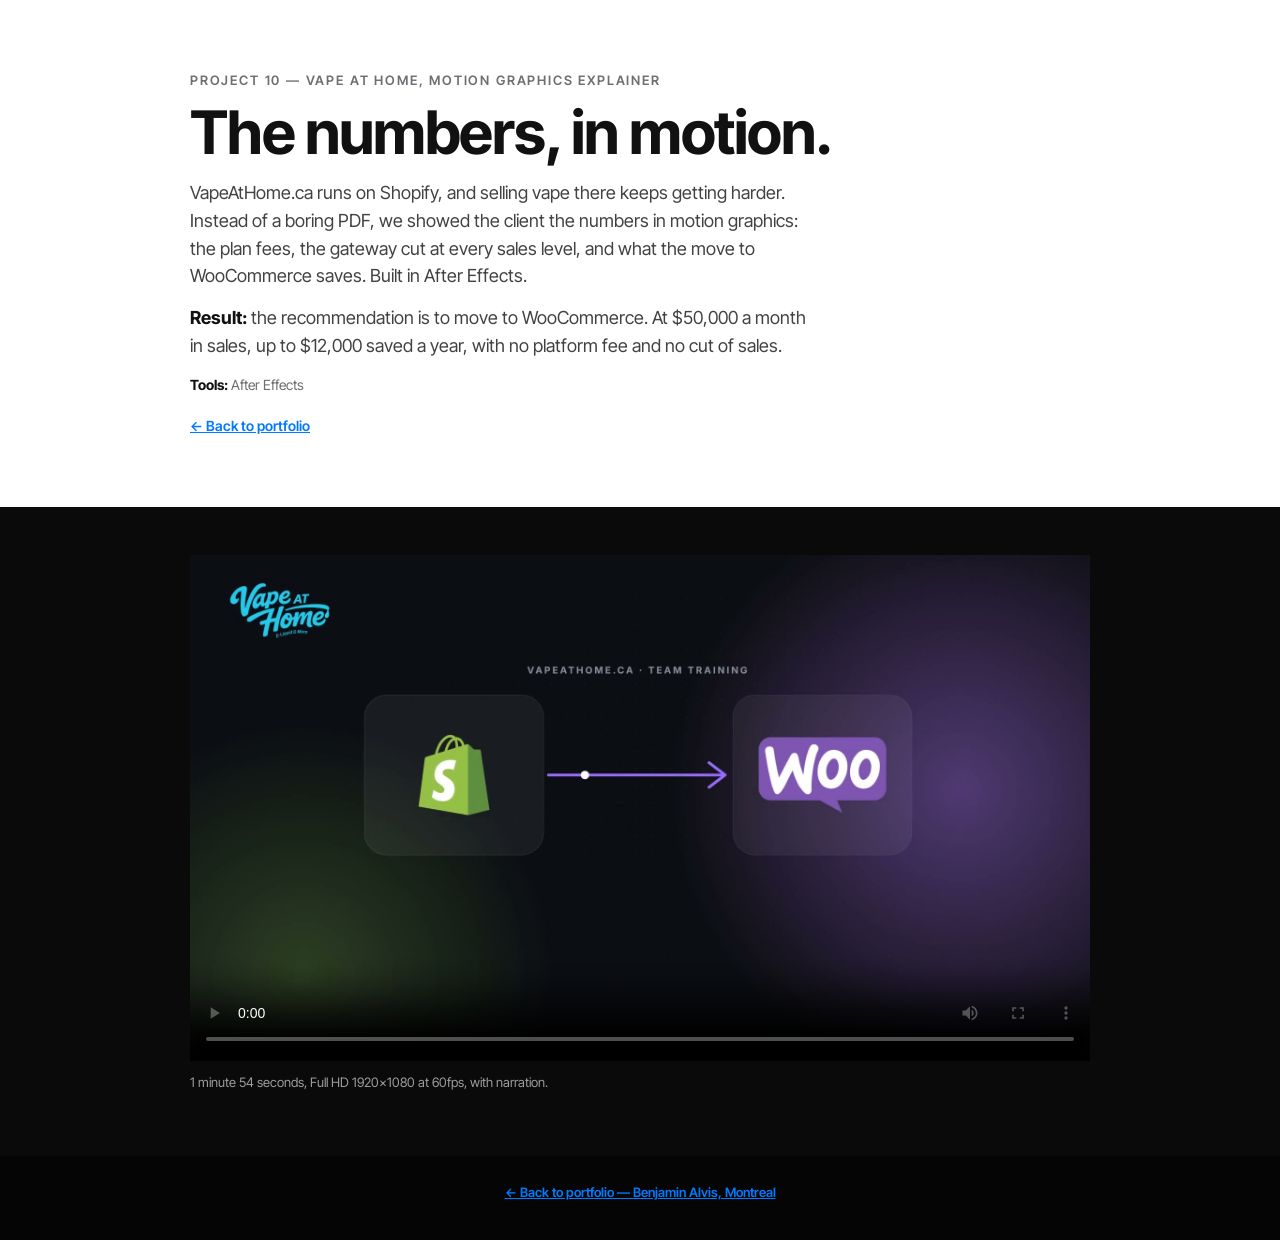
<file: projects/vapeathome-shopify-vs-woocommerce/index.html>
<!DOCTYPE html>
<html lang="en">
<head>
<meta charset="utf-8">
<meta name="viewport" content="width=device-width, initial-scale=1">
<title>The numbers, in motion. — Shopify vs WooCommerce, Vape at Home</title>
<meta name="description" content="Shopify vs WooCommerce, a motion graphics explainer by Benjamin Alvis for Vape at Home.">
<link href="https://fonts.googleapis.com/css2?family=Inter+Tight:wght@400;500;600;700&display=swap" rel="stylesheet">
<style>
  body{margin:0;background:#050505}
  .v-wrap{background:#0a0a0a;color:#fff;font-family:'Inter Tight',system-ui,sans-serif;padding:48px 20px 64px}
  .v-wrap figure{max-width:900px;margin:0 auto}
  .v-wrap video{display:block;width:100%;height:auto;background:#000}
  .v-wrap figcaption{font-size:13px;line-height:1.5;color:rgba(255,255,255,.6);margin-top:12px}
</style>
</head>
<body style="margin:0;background:#050505">
<section style="background:#fff;color:#111;font-family:'Inter Tight',system-ui,sans-serif;padding:clamp(40px,6vw,72px) 20px;">
  <div style="max-width:900px;margin:0 auto">
    <p style="font-size:13px;letter-spacing:.14em;text-transform:uppercase;color:#6e6e73;font-weight:600;margin:0 0 12px">Project 10 — Vape at Home, motion graphics explainer</p>
    <h1 style="font-size:clamp(36px,5vw,60px);line-height:1.08;letter-spacing:-.02em;font-weight:700;margin:0 0 14px">The numbers, in motion.</h1>
    <p style="font-size:18px;line-height:1.55;color:#424245;max-width:62ch;margin:0">VapeAtHome.ca runs on Shopify, and selling vape there keeps getting harder. Instead of a boring PDF, we showed the client the numbers in motion graphics: the plan fees, the gateway cut at every sales level, and what the move to WooCommerce saves. Built in After Effects.</p>
    <p style="font-size:18px;line-height:1.55;color:#424245;max-width:62ch;margin:14px 0 0"><strong style="color:#111">Result:</strong> the recommendation is to move to WooCommerce. At $50,000 a month in sales, up to $12,000 saved a year, with no platform fee and no cut of sales.</p>
    <p style="font-size:14px;line-height:1.6;color:#6e6e73;margin:14px 0 0"><strong style="color:#111">Tools:</strong> After Effects</p>
    <p style="margin:18px 0 0"><a href="../../" style="color:#007AFF;font-weight:600;font-size:14px">← Back to portfolio</a></p>
  </div>
</section>

<div class="v-wrap">
  <figure>
    <video controls preload="metadata" poster="poster.jpg" src="vapeathome-shopify-vs-woocommerce.mp4"></video>
    <figcaption>1 minute 54 seconds, Full HD 1920x1080 at 60fps, with narration.</figcaption>
  </figure>
</div>

<footer style="background:#050505;color:rgba(255,255,255,.6);font-family:'Inter Tight',system-ui,sans-serif;font-size:13px;padding:28px 20px 40px;text-align:center"><a href="../../" style="color:#007AFF;font-weight:600">← Back to portfolio — Benjamin Alvis, Montreal</a></footer>
</body>
</html>
</file>
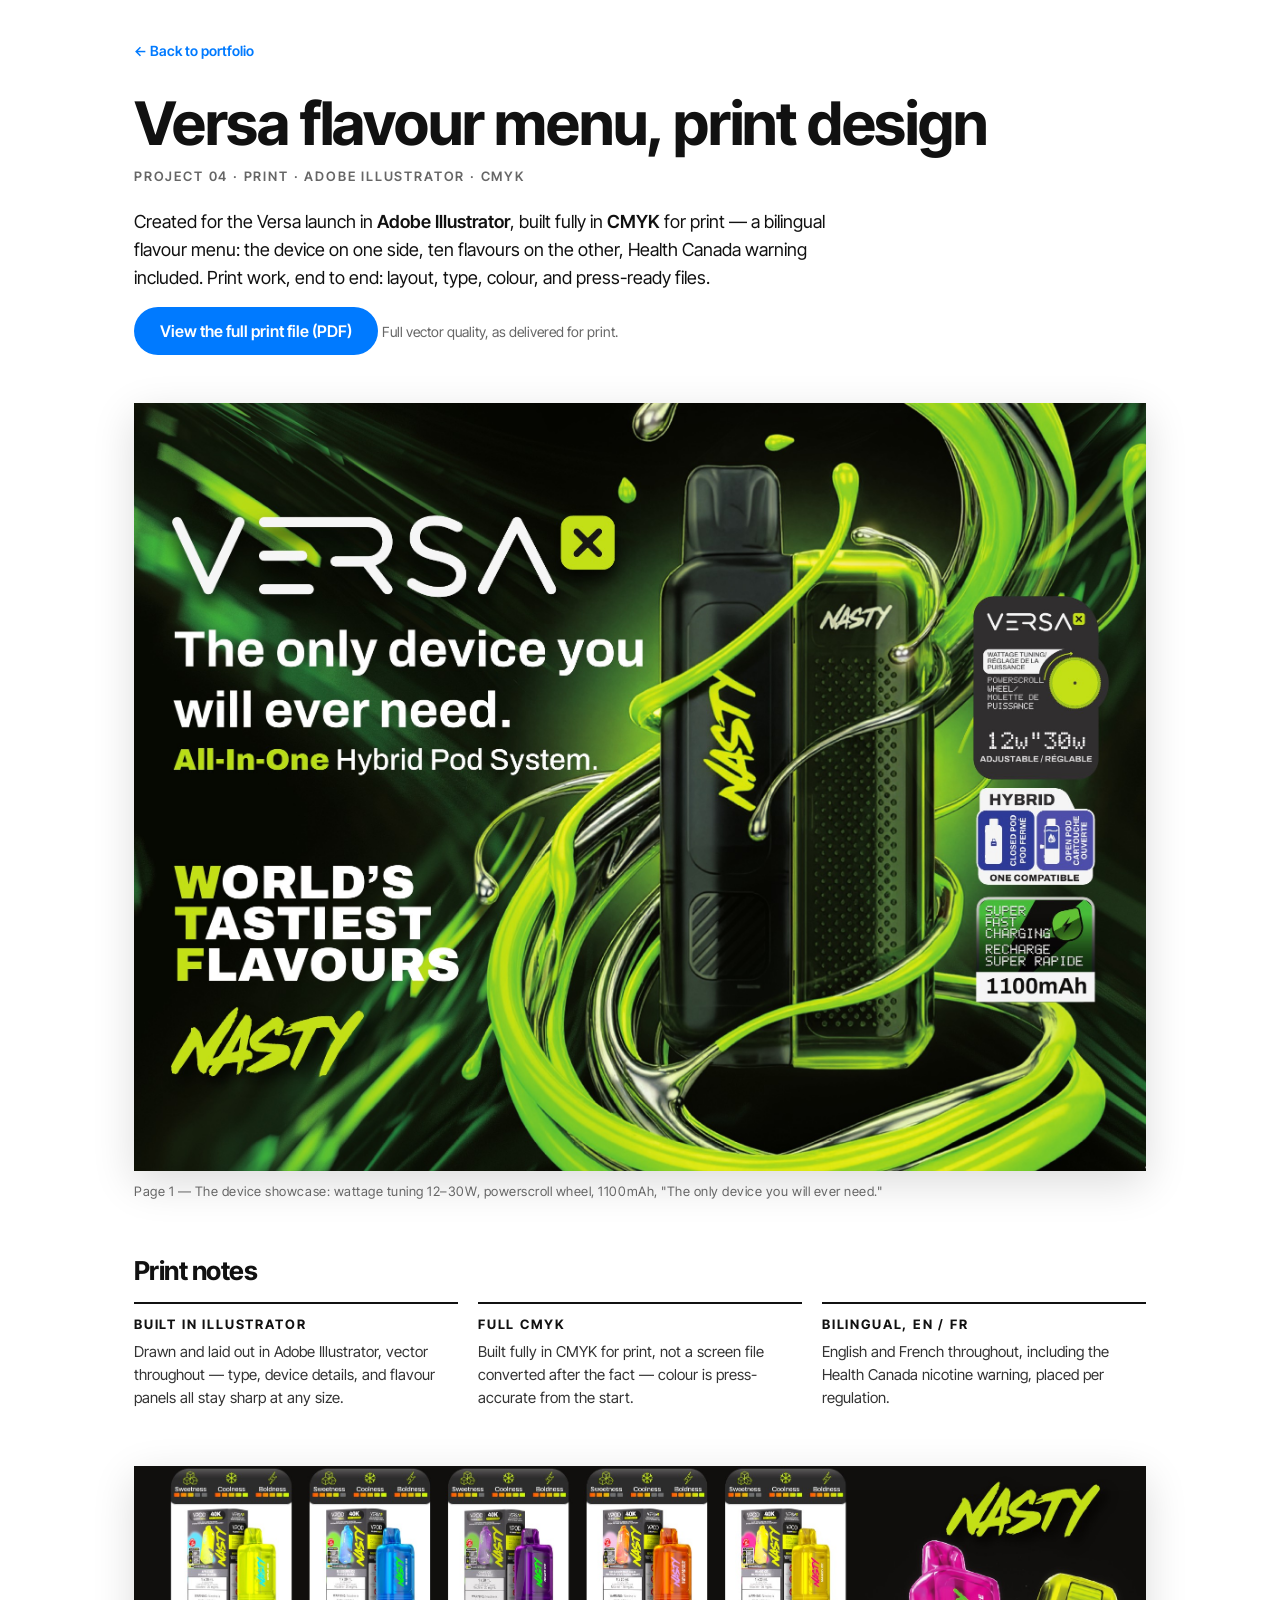
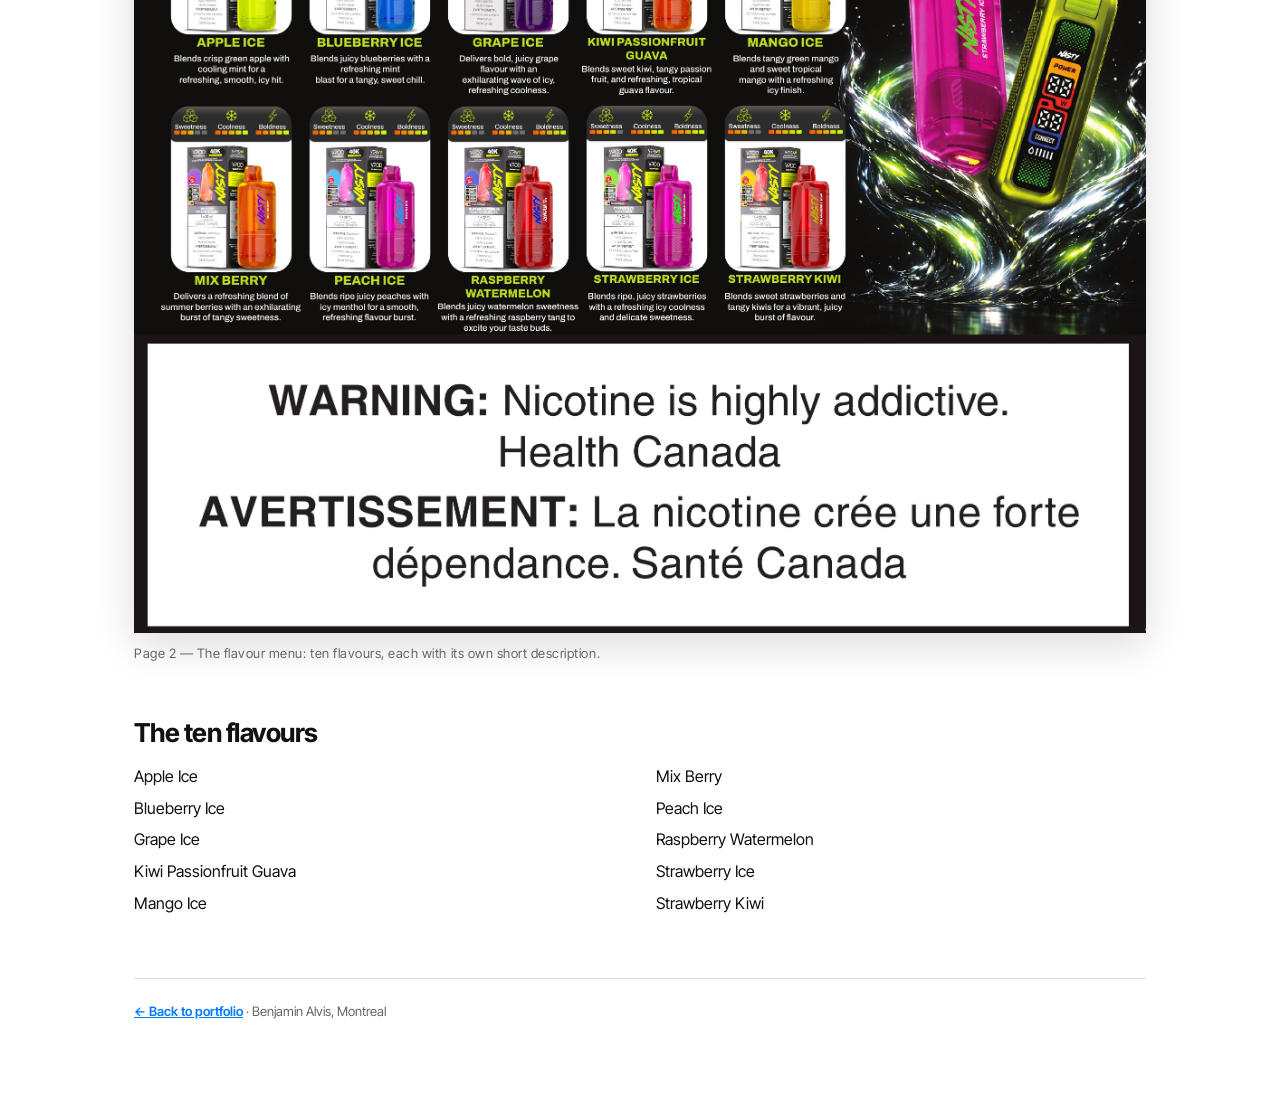
<file: projects/versa-flavour-menu-print/index.html>
<!doctype html>
<html lang="en">
<head>
<meta charset="utf-8">
<meta name="viewport" content="width=device-width, initial-scale=1, viewport-fit=cover">
<title>Project 04 — Versa flavour menu, print design — Benjamin Alvis</title>
<meta name="description" content="Created for the Versa launch in Adobe Illustrator, built fully in CMYK for print — a bilingual flavour menu.">
<link rel="preconnect" href="https://fonts.googleapis.com">
<link rel="preconnect" href="https://fonts.gstatic.com" crossorigin>
<link href="https://fonts.googleapis.com/css2?family=Inter+Tight:wght@400;500;600&display=swap" rel="stylesheet">
<link href="https://fonts.googleapis.com/css2?family=Archivo:wght@100..900&display=swap" rel="stylesheet">
<style>
  * { margin:0; padding:0; box-sizing:border-box; }
  body { background:#fff; color:#111; font-family:'Inter Tight',system-ui,sans-serif; -webkit-font-smoothing:antialiased; }
  a { color:#111; }
  .wrap { max-width:1060px; margin:0 auto; padding:40px 24px 80px; }
  .back { display:inline-block; font-size:14px; font-weight:600; text-decoration:none; margin-bottom:32px; }
  .back:hover { text-decoration:underline; }
  h1 { font-family:'Inter Tight',system-ui,sans-serif; font-size:clamp(36px,5vw,60px); line-height:1.08; letter-spacing:-.02em; font-weight:700; margin-bottom:12px; }
  .tags { font-size:13px; font-weight:600; letter-spacing:.14em; text-transform:uppercase; color:#666; margin-bottom:24px; }
  .lede { font-size:18px; line-height:1.55; max-width:720px; margin-bottom:48px; }
  .lede strong { font-weight:600; }
  .pdf-btn { display:inline-block; background:#007AFF; color:#fff; padding:14px 26px; border-radius:999px; font-weight:600; font-size:16px; text-decoration:none; }
  .pdf-btn:hover { background:#0066CC; }
  figure { margin-bottom:56px; }
  figure img { width:100%; height:auto; display:block; box-shadow:0 12px 40px rgba(0,0,0,.14); }
  figcaption { font-size:13px; color:#666; margin-top:12px; letter-spacing:.04em; }
  h2 { font-family:'Inter Tight',system-ui,sans-serif; font-size:26px; letter-spacing:-.02em; margin-bottom:16px; }
  .notes { display:grid; grid-template-columns:repeat(auto-fit,minmax(220px,1fr)); gap:20px; margin-bottom:56px; }
  .note { border-top:2px solid #111; padding-top:12px; }
  .note h3 { font-size:13px; letter-spacing:.14em; text-transform:uppercase; margin-bottom:8px; }
  .note p { font-size:15px; line-height:1.55; color:#333; }
  .flavours { columns:2; column-gap:32px; margin-bottom:56px; }
  .flavours li { font-size:16px; line-height:1.6; margin-bottom:6px; list-style:none; }
  footer { border-top:1px solid #ddd; padding-top:24px; font-size:13px; color:#666; }
  footer a { font-weight:600; }
  @media (max-width:600px){ .flavours { columns:1; } }
</style>
</head>
<body>
<div class="wrap">
  <a class="back" href="../../" style="color:#007AFF;font-weight:600">← Back to portfolio</a>
  <h1>Versa flavour menu, print design</h1>
  <p class="tags">Project 04 · Print · Adobe Illustrator · CMYK</p>
  <p class="lede" style="margin-bottom:16px">Created for the Versa launch in <strong>Adobe Illustrator</strong>, built fully in <strong>CMYK</strong> for print — a bilingual flavour menu: the device on one side, ten flavours on the other, Health Canada warning included. Print work, end to end: layout, type, colour, and press-ready files.</p>
  <p style="margin-bottom:48px"><a class="pdf-btn" href="https://github.com/DSS-Ben/DSS-Ben.github.io/releases/download/versa-flavour-menu-pdf/versa-flavour-menu.pdf" target="_blank" rel="noopener">View the full print file (PDF)</a> <span style="color:#666;font-size:14px">Full vector quality, as delivered for print.</span></p>

  <figure>
    <img src="assets/versa-page-1.jpg" alt="Versa flavour menu, page 1 — device showcase">
    <figcaption>Page 1 — The device showcase: wattage tuning 12–30W, powerscroll wheel, 1100mAh, "The only device you will ever need."</figcaption>
  </figure>

  <h2>Print notes</h2>
  <div class="notes">
    <div class="note"><h3>Built in Illustrator</h3><p>Drawn and laid out in Adobe Illustrator, vector throughout — type, device details, and flavour panels all stay sharp at any size.</p></div>
    <div class="note"><h3>Full CMYK</h3><p>Built fully in CMYK for print, not a screen file converted after the fact — colour is press-accurate from the start.</p></div>
    <div class="note"><h3>Bilingual, EN / FR</h3><p>English and French throughout, including the Health Canada nicotine warning, placed per regulation.</p></div>
  </div>

  <figure>
    <img src="assets/versa-page-2.jpg" alt="Versa flavour menu, page 2 — ten flavours">
    <figcaption>Page 2 — The flavour menu: ten flavours, each with its own short description.</figcaption>
  </figure>

  <h2>The ten flavours</h2>
  <ul class="flavours">
    <li>Apple Ice</li>
    <li>Blueberry Ice</li>
    <li>Grape Ice</li>
    <li>Kiwi Passionfruit Guava</li>
    <li>Mango Ice</li>
    <li>Mix Berry</li>
    <li>Peach Ice</li>
    <li>Raspberry Watermelon</li>
    <li>Strawberry Ice</li>
    <li>Strawberry Kiwi</li>
  </ul>

  <footer><a href="../../" style="color:#007AFF;font-weight:600">← Back to portfolio</a> · Benjamin Alvis, Montreal</footer>
</div>
</body>
</html>
</file>
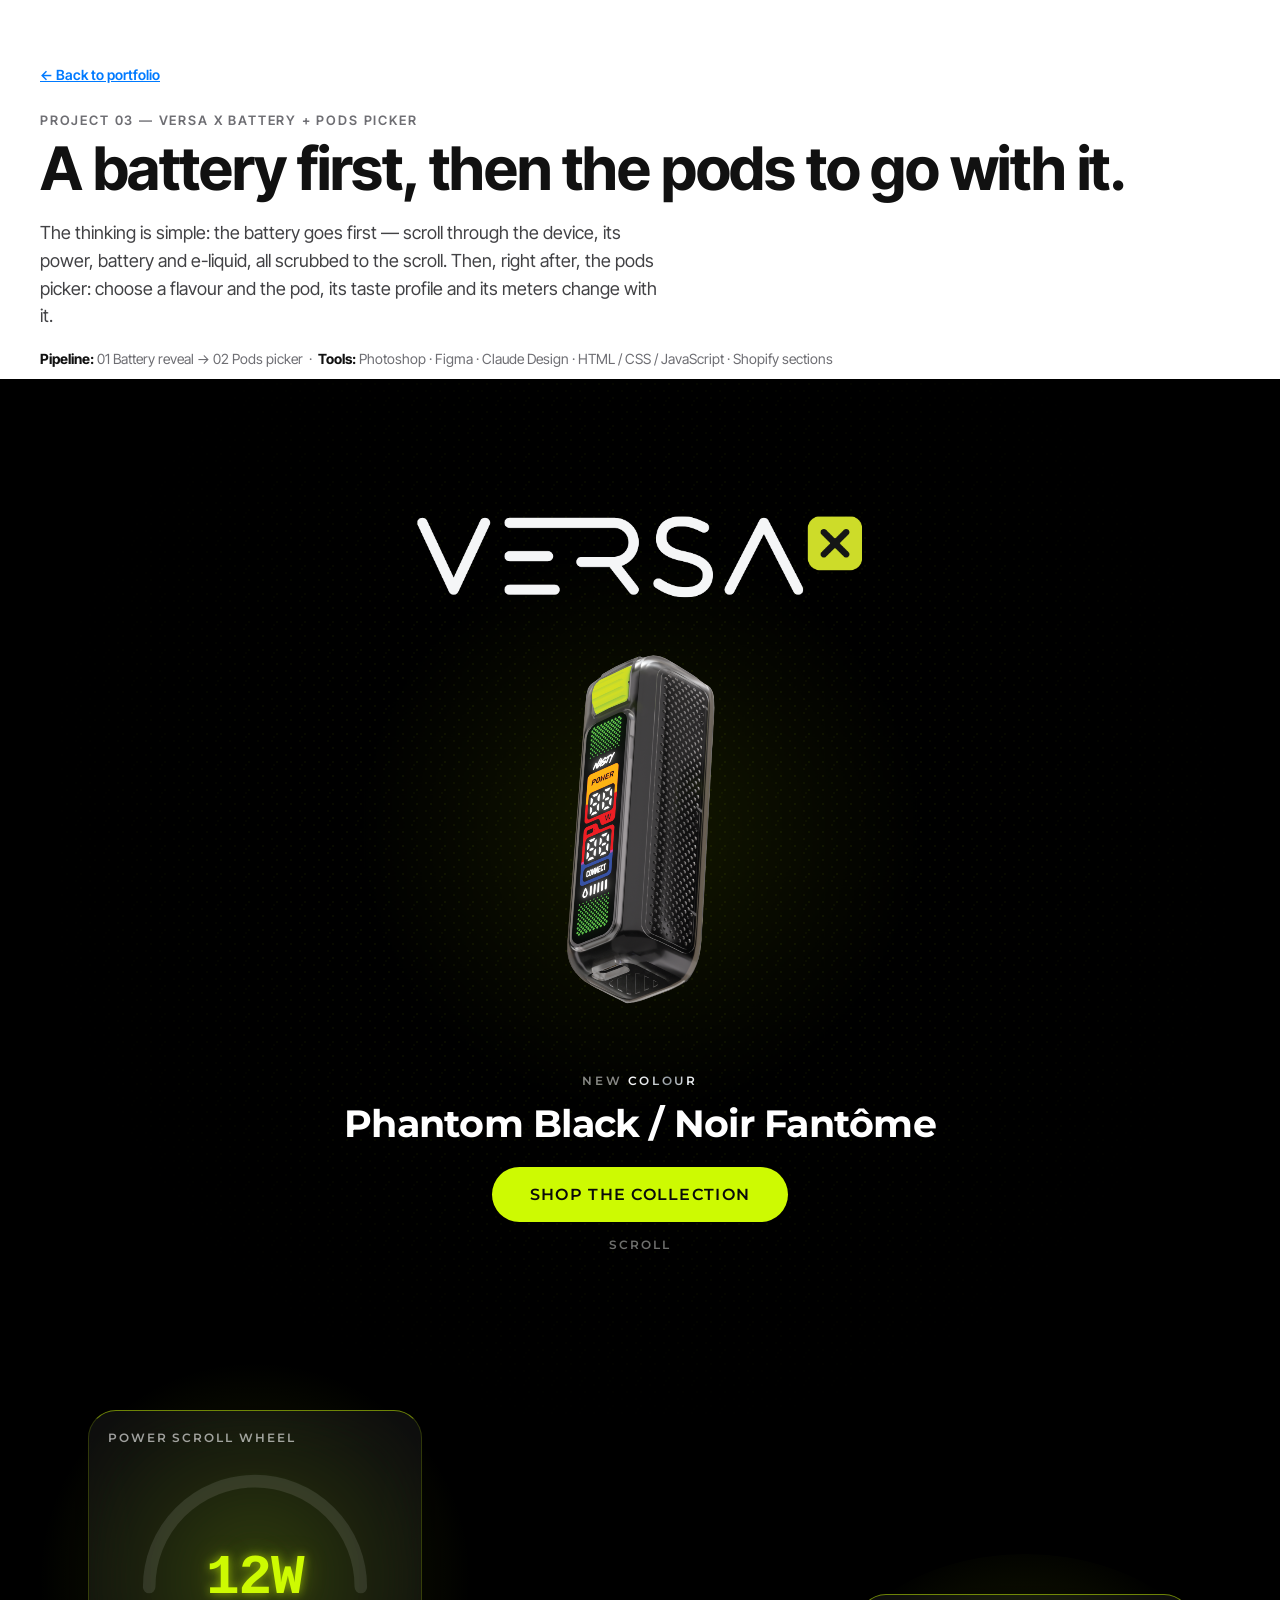
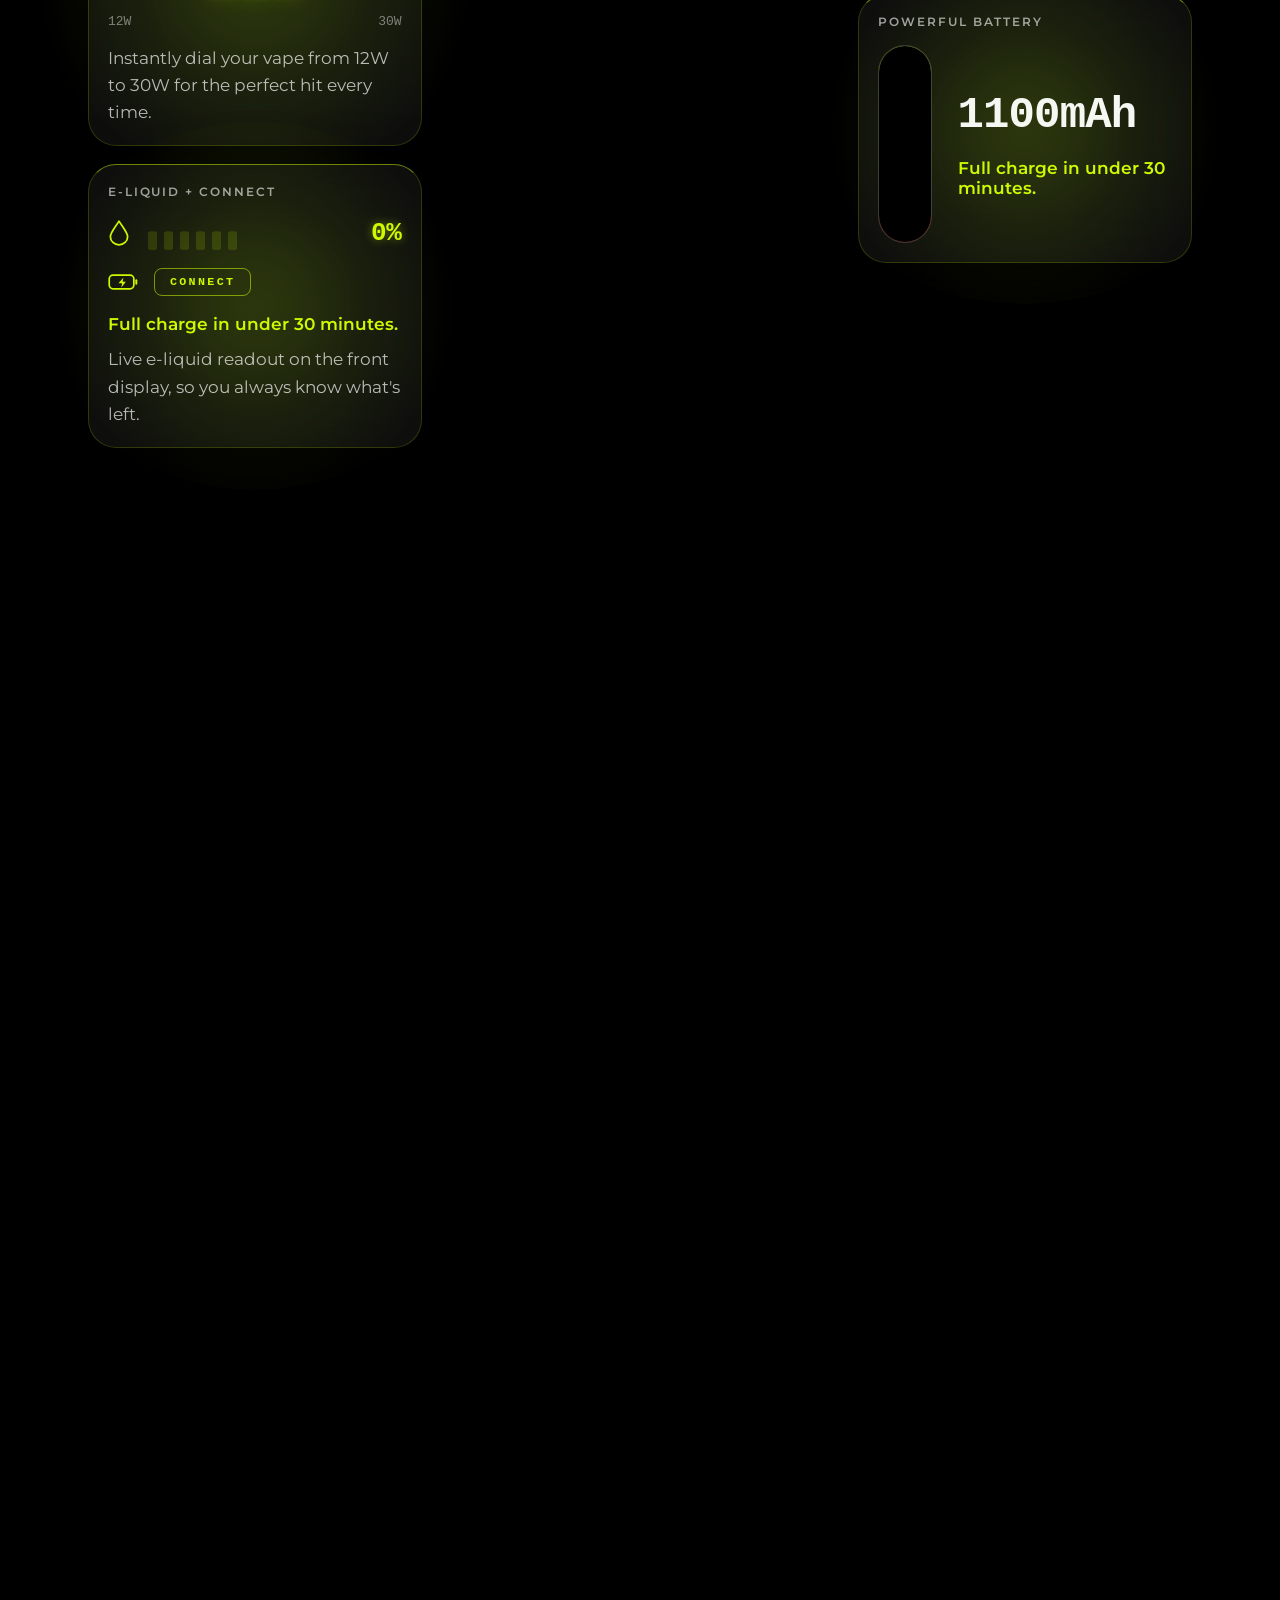
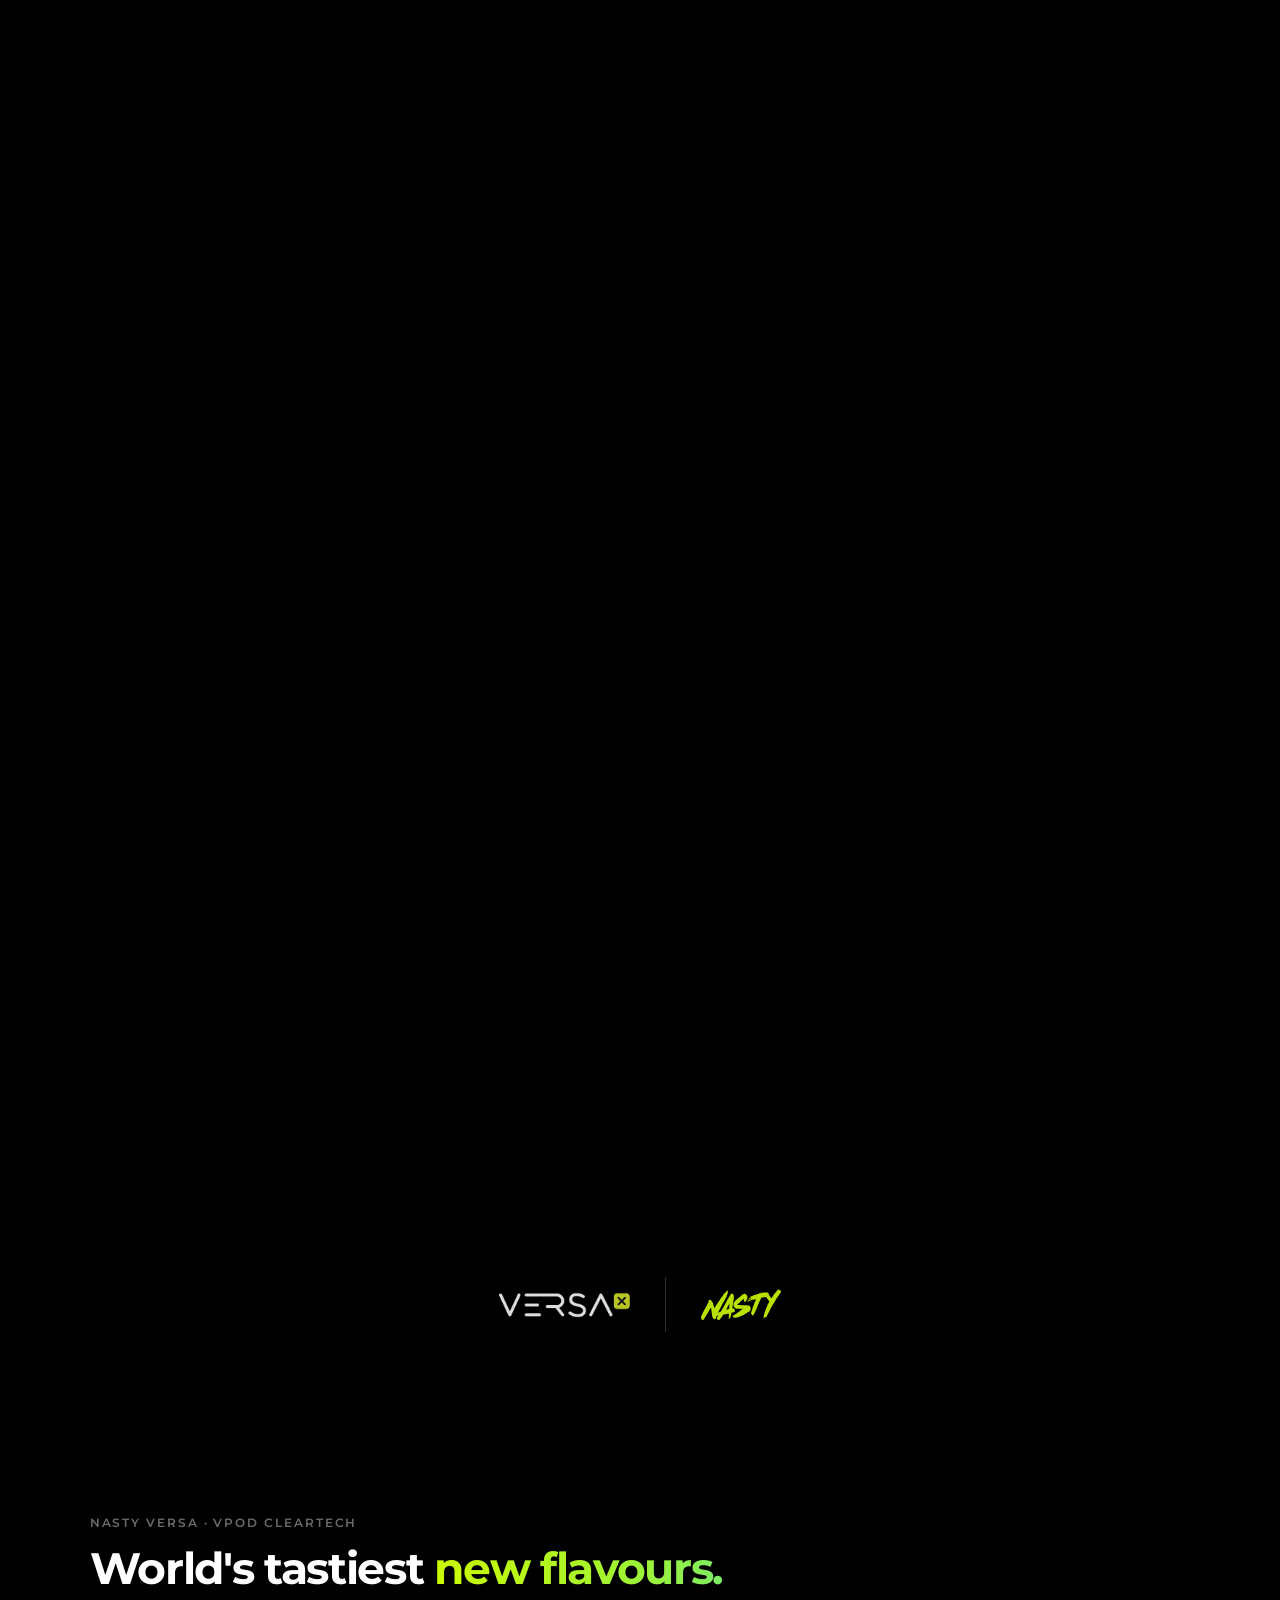
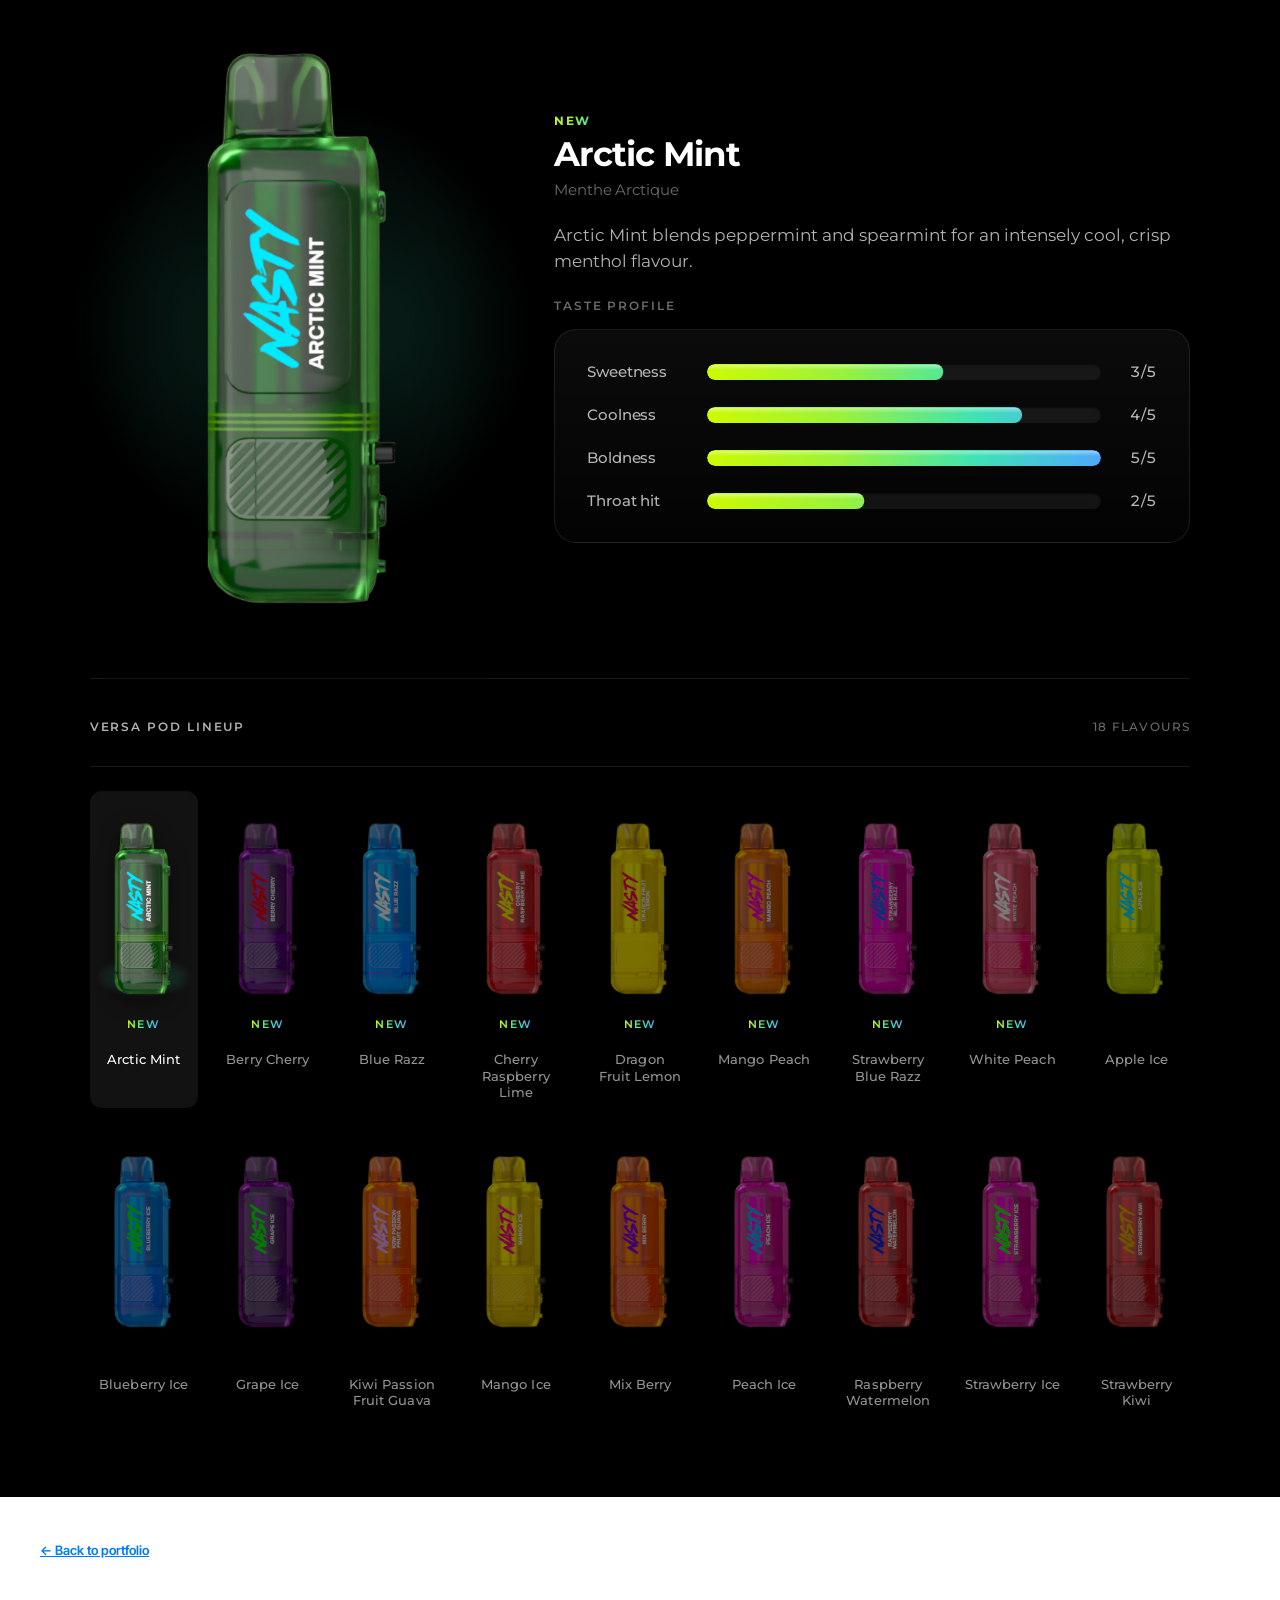
<file: projects/versa-x-battery-pods/index.html>
<!doctype html>
<html lang="en">
<head>
<meta charset="utf-8">
<meta name="viewport" content="width=device-width, initial-scale=1, viewport-fit=cover">
<title>Project 03 — Versa X battery + pods picker — Benjamin Alvis</title>
<meta name="description" content="Versa X battery and pods picker: a scroll-reveal device and 18-flavour picker designed by Benjamin Alvis.">
<link rel="preconnect" href="https://fonts.googleapis.com">
<link rel="preconnect" href="https://fonts.gstatic.com" crossorigin>
<link href="https://fonts.googleapis.com/css2?family=Inter+Tight:wght@400;500;600&display=swap" rel="stylesheet">
<link href="https://fonts.googleapis.com/css2?family=Montserrat:wght@400;500;600;700&display=swap" rel="stylesheet">
<style>
/* DIGIT FONT: glow-on-monospace fallback is ACTIVE (tabular-nums system mono + a
   #CDFA02 text-shadow). No commercial licence for a true LED display face is
   confirmed, so that face is NOT used. To swap it in later, change the font-family
   on [data-vx="wattageText"], [data-vx="eliquidPctText"] and the mAh readout and
   drop the text-shadow. */
#vx-root *{box-sizing:border-box;}
#vx-root a{color:#CDFA02;}
#vx-root a:hover{color:#e4ff5c;}
@keyframes grilleA{0%,100%{opacity:0.055;}50%{opacity:0.125;}}
@keyframes grilleB{0%,100%{opacity:0.085;}45%{opacity:0.035;}}
@keyframes grilleC{0%,100%{opacity:0.045;}30%{opacity:0.10;}70%{opacity:0.04;}}
@keyframes vxGlowSpin{0%{transform:rotate(0deg);}100%{transform:rotate(360deg);}}
@keyframes vxGlowBreathe{0%,100%{transform:scale(0.97);opacity:0.6;}50%{transform:scale(1.07);opacity:1;}}
/* RESTING SIZE IS DECLARATIVE. The <img> is laid out at its full feature-section
   size, so "no transform yet" must not fall back to the largest extreme. These two
   rules hold the correct hero size before — and entirely without — JS; the scroll
   loop then eases from here toward scale(1). */
#vx-root .pin-devicelink{transform:scale(0.4405);}
@keyframes vxMetal{0%{background-position:0% 50%;}100%{background-position:200% 50%;}}
@media (prefers-reduced-motion: reduce){
  #vx-root .vx-glow-breathe,#vx-root .vx-glow-spin{animation:none !important;}
  #vx-root .vx-glow-breathe{opacity:1 !important;}
  #vx-root .vx-metal{animation:none !important;}
}
@media (max-width: 48em){
  #vx-root .pin-devicelink{transform:scale(0.7042);}
  #vx-root .pin-layer{align-items:flex-start !important;padding-top:6vh !important;}
  #vx-root .pin-device{height:clamp(250px,calc(var(--vxh)*0.426),450px) !important;}
  #vx-root .hero-block{grid-template-rows:calc(6vh + clamp(176px,calc(var(--vxh)*0.30),317px)) auto auto !important;padding-bottom:6vh !important;}
  #vx-root .hero-logo{grid-row:2 !important;align-self:center !important;}
  #vx-root .hero-foot{grid-row:3 !important;align-self:start !important;}
  #vx-root .vx-stage{min-height:0 !important;}
  #vx-root .vx-stage-sticky{position:static !important;height:auto !important;display:flex !important;flex-direction:column !important;align-items:center !important;gap:32px !important;padding-top:0 !important;padding-bottom:4vh !important;}
  #vx-root .vx-lane{width:100% !important;max-width:34rem !important;}
  #vx-root .vx-tail{height:86svh !important;}
}

#vx-root img{max-width:100%;}
#vx-root .vx-cta:hover{color:#0A0A0A;transform:translateY(-2px);box-shadow:0 12px 32px rgba(205,250,2,0.28);}
</style>
<style>
.nvx {
  /* 8-point spacing scale — every gap in this section references one of these. */
  --sp-8: 8px;  --sp-16: 16px; --sp-24: 24px; --sp-32: 32px;
  --sp-40: 40px; --sp-56: 56px; --sp-72: 72px; --sp-80: 80px;

  --nvx-grad: linear-gradient(96deg,#CDFA02 0%,#9BF23A 34%,#3FE3B4 68%,#4FA8FF 100%);
  --nvx-accent: #CDFA02;
  --nvx-t1: #FFFFFF;
  --nvx-t2: rgba(255,255,255,.7);
  --nvx-t3: rgba(255,255,255,.42);
  --nvx-hair: rgba(255,255,255,.09);
  --nvx-panel: linear-gradient(180deg,rgba(255,255,255,.045),rgba(255,255,255,.012));
  --nvx-ease: cubic-bezier(.16,.84,.28,1);
  --nvx-ease-h: cubic-bezier(.2,.8,.2,1);
  --nvx-hover-ms: 180ms;
  --nvx-thumb: 68px;
  background: #000;
  color: var(--nvx-t1);
  font-family: Montserrat, system-ui, sans-serif;
  font-weight: 400;
  -webkit-font-smoothing: antialiased;
  box-sizing: border-box;
  display: block;
  padding: var(--sp-80) clamp(40px, 7vw, 132px);
  overflow: hidden;
}
.nvx *, .nvx *::before, .nvx *::after { box-sizing: border-box; }
.nvx-wrap { width: 100%; max-width: 1200px; margin: 0 auto; }

.nvx-eyebrow {
  font-size: 12px; font-weight: 600; letter-spacing: .16em;
  text-transform: uppercase; color: var(--nvx-t3); margin: 0 0 var(--sp-16);
}
/* Explicit colours on every text element a host theme could target by tag name
   (h2, h3, p, a). Inheriting white from .nvx loses to a theme's own h2 { color }
   because a direct type-selector match beats an inherited value at any specificity. */
.nvx-h2 {
  margin: 0 0 var(--sp-56); font-size: 44px; line-height: 1.02;
  font-weight: 700; letter-spacing: -.03em; color: #FFFFFF;
}
@keyframes nvx-grad-drift {
  0%   { background-position: 0% 50%; }
  50%  { background-position: 100% 50%; }
  100% { background-position: 0% 50%; }
}
.nvx-grad-text {
  background: var(--nvx-grad);
  background-size: 220% 100%;
  background-position: 0% 50%;
  -webkit-background-clip: text; background-clip: text;
  -webkit-text-fill-color: transparent; color: transparent;
  animation: nvx-grad-drift 14s ease-in-out infinite;
}
.nvx-h2 .nvx-grad-text { display: inline-block; }

/* Hero "NEW" kicker — same motif as the headline and the grid marker, at a third scale.
   This is the only one of the three whose gradient drifts; background-position is the
   only animated property. */
@keyframes nvx-tag-drift {
  from { background-position: 0% 0%; }
  to   { background-position: -100% 0%; }
}
.nvx-newtag {
  display: inline-block; margin-bottom: var(--sp-8);
  font-size: 12px; font-weight: 700; letter-spacing: .14em; text-transform: uppercase;
  background: linear-gradient(100deg,#CDFA02,#9BF23A,#3FE3B4,#4FA8FF,#3FE3B4,#9BF23A,#CDFA02);
  background-size: 300% 100%;
  -webkit-background-clip: text; background-clip: text;
  -webkit-text-fill-color: transparent; color: transparent;
  animation: nvx-tag-drift 6s linear infinite;
}
.nvx-newtag[hidden] { display: none; }

.nvx-caption {
  font-size: 12px; font-weight: 600; letter-spacing: .16em;
  text-transform: uppercase; color: var(--nvx-t3);
}

/* ---------- detail panel ---------- */
.nvx-detail {
  display: grid; grid-template-columns: minmax(0,40fr) minmax(0,60fr);
  gap: var(--sp-40); align-items: center;
  margin-bottom: var(--sp-72);
}
/* The pod renders are 320x900 (1:2.81). A hero ~340-380px WIDE would need ~1000px of
   height, which cannot fit one 1440x900 viewport alongside the name, bars and copy.
   So the hero is sized height-first at the largest height the viewport allows. */
.nvx-hero {
  position: relative; display: flex; align-items: center; justify-content: center;
  height: 560px;
}
.nvx-hero img {
  max-height: 560px; width: auto;
  object-fit: contain; position: relative; z-index: 1;
  filter: drop-shadow(0 34px 52px rgba(0,0,0,.72));
}
/* Wide, soft key light behind the hero — larger and gentler than the grid glow. */
.nvx-hero-glow {
  position: absolute; left: 50%; top: 50%; width: 620px; height: 620px;
  margin: -310px 0 0 -310px; border-radius: 50%; pointer-events: none; z-index: 0;
  background: radial-gradient(50% 50% at 50% 50%, rgba(63,227,180,.30) 0%, rgba(63,227,180,.10) 44%, rgba(63,227,180,0) 74%);
}
/* Two stacked layers so a flavour change cross-dissolves with no blank frame. */
.nvx-hero-layer {
  position: absolute; inset: 0; z-index: 1; pointer-events: none;
  display: flex; align-items: center; justify-content: center;
}
.nvx-hero-ph {
  width: 200px; height: 520px; border: 1px solid var(--nvx-hair); border-radius: 20px;
}
.nvx-info { display: flex; flex-direction: column; gap: var(--sp-24); min-width: 0; }
.nvx-name { margin: 0; font-size: 34px; font-weight: 700; letter-spacing: -.03em; line-height: 1.08; color: #FFFFFF; }
.nvx-name-fr { font-size: 15px; font-weight: 400; color: var(--nvx-t3); letter-spacing: -.005em; margin-top: var(--sp-8); }

.nvx-profile-label { margin-bottom: var(--sp-16); }
.nvx-panel {
  background: var(--nvx-panel); border: 1px solid var(--nvx-hair);
  border-radius: 22px; padding: var(--sp-32);
  display: flex; flex-direction: column; gap: var(--sp-24);
}
.nvx-metric { display: grid; grid-template-columns: 104px minmax(0,1fr) 40px; gap: var(--sp-16); align-items: center; }
.nvx-metric-label { font-size: 15px; font-weight: 500; letter-spacing: -.005em; color: var(--nvx-t2); }
.nvx-metric-val {
  font-size: 15px; font-weight: 500; letter-spacing: .01em; color: var(--nvx-t2);
  text-align: right; font-variant-numeric: tabular-nums;
}

.nvx-bar { position: relative; height: 16px; }
.nvx-track {
  position: absolute; inset: 0; overflow: hidden;
  border-radius: 99px; background: rgba(255,255,255,.06);
  box-shadow: inset 0 1px 2px rgba(0,0,0,.6);
}
/* Reveal window travels; the gradient inside counter-translates by the same amount,
   so the gradient stays anchored to the TRACK (always #CDFA02 → #4FA8FF end to end)
   while the window's rounded right edge supplies the travelling cap.
   Two composited transforms — no width, filter or box-shadow animation. */
.nvx-reveal, .nvx-glow {
  position: absolute; inset: 0; width: 100%;
  border-radius: 99px; overflow: hidden;
  transform: translateX(-100%);
}
.nvx-fill, .nvx-gfill {
  position: absolute; inset: 0; width: 100%;
  border-radius: 99px; background: var(--nvx-grad);
  transform: translateX(100%);
}
.nvx-fill::after {
  content: ""; position: absolute; left: 0; right: 0; top: 1px; height: 5px;
  border-radius: 99px;
  background: linear-gradient(180deg,rgba(255,255,255,.42),rgba(255,255,255,0));
}
.nvx-glow-layer {
  position: absolute; inset: 0; border-radius: 99px; pointer-events: none;
  clip-path: inset(-16px -18px -16px 0);
}
/* Static mask: only the leading ~88px of the glow is ever painted, so the bloom
   hugs the travelling cap instead of dragging a blurred slab into the labels. */
.nvx-glow {
  filter: blur(9px); opacity: 0; overflow: hidden;
  -webkit-mask-image: linear-gradient(90deg, transparent 0, transparent calc(100% - 88px), #000 100%);
  mask-image: linear-gradient(90deg, transparent 0, transparent calc(100% - 88px), #000 100%);
}

.nvx-desc {
  margin: 0; font-size: 17px; line-height: 1.5; color: var(--nvx-t2);
  max-width: 64ch; text-wrap: pretty;
}

/* ---------- lineup ---------- */
.nvx-lineup-head {
  display: flex; align-items: baseline; justify-content: space-between;
  gap: var(--sp-16);
  border-top: 1px solid var(--nvx-hair);
  padding-top: var(--sp-40);
  margin-bottom: var(--sp-32);
}
.nvx-lineup-title {
  font-size: 12px; font-weight: 600; letter-spacing: .16em;
  text-transform: uppercase; color: var(--nvx-t2);
}
.nvx-lineup-count { font-size: 12px; font-weight: 500; letter-spacing: .1em; text-transform: uppercase; color: var(--nvx-t3); }

/* Compact index, not a grid of cards: 18 thumbnails in two rows at desktop width,
   one continuous alphabetical run with NEW pinned first. The gradient "New" marker
   is the only grouping cue — no divider, no second block. */
.nvx-grid {
  display: grid; grid-template-columns: repeat(9, 1fr);
  grid-template-rows: repeat(2, auto auto auto);
  gap: var(--sp-16);
  border-top: 1px solid var(--nvx-hair);
  padding-top: var(--sp-24);
}
@media (max-width: 1199px) {
  .nvx-grid { grid-template-columns: repeat(6, 1fr); grid-template-rows: repeat(3, auto auto auto); }
}
@media (max-width: 899px) {
  .nvx-grid { grid-template-columns: repeat(5, 1fr); grid-template-rows: repeat(4, auto auto auto); }
}
@media (max-width: 599px) {
  .nvx-grid { grid-template-columns: repeat(3, 1fr); grid-template-rows: repeat(6, auto auto auto); }
  .nvx { --nvx-thumb: 76px; }
  .nvx-cell-pod { height: 220px; }
}
/* Cells are not boxes: no persistent border, no drawn square. Just pod, marker, title
   on the black field. Fill appears on hover (.03) and selection (.05). */
.nvx-cell {
  grid-row: span 3; display: grid; grid-template-rows: subgrid;
  position: relative; isolation: isolate;
  border: 0; margin: 0; padding: var(--sp-8) 4px;
  border-radius: 12px;
  background: transparent; font: inherit; color: inherit;
  text-align: center; cursor: pointer;
  transition: background-color var(--nvx-hover-ms) var(--nvx-ease-h),
              box-shadow var(--nvx-hover-ms) var(--nvx-ease-h),
              opacity var(--nvx-hover-ms) var(--nvx-ease-h);
}
@supports not (grid-template-rows: subgrid) {
  .nvx-cell { grid-row: auto; display: flex; flex-direction: column; }
  .nvx-cell-title { min-height: 2.6em; }
}

/* ---------- pod render normalisation ----------
   VERIFIED against the alpha channel of the shipped PNGs: all 18 are 320x900 straight-on
   transparent cutouts, framed near-identically (content bbox ~94-96% of width, ~98% of
   height, ~4px bottom gap, zero corner alpha — no white plate, no baked-in floor shadow).
   So no per-render correction is needed: every pod renders at one width on one baseline
   with one uniform CSS drop shadow. The earlier 1.12 upscale on the classics was written
   for the pre-normalised print artwork and is removed — it made them 12% larger than the
   new eight and reintroduced the very seam it was meant to close.
   The .nvx-cell--classic hook is kept for future assets but carries no sizing. */
/* Thumbs are sized WIDTH-first: capping height on a 1:2.81 render collapsed the pod
   to ~33px wide, thinner than its own title. --nvx-thumb sets the pod width and the
   slot height follows the aspect. Dial --nvx-thumb to trade pod size against the
   height of the two-row index. */
.nvx-cell-pod {
  height: 196px; display: flex; align-items: flex-end; justify-content: center;
  position: relative;
}
.nvx-cell-pod img {
  --pod-s: 1;
  width: clamp(44px, 62%, var(--nvx-thumb)); height: auto;
  max-height: 100%; max-width: none;
  opacity: .48; position: relative; z-index: 1;
  transform: scale(var(--pod-s));
  transform-origin: bottom center;
  filter: drop-shadow(0 6px 9px rgba(0,0,0,.5));
  transition: opacity var(--nvx-hover-ms) var(--nvx-ease-h), transform var(--nvx-hover-ms) var(--nvx-ease-h);
}
.nvx-cell-ph {
  width: 56px; height: 158px; border: 1px solid var(--nvx-hair); border-radius: 8px; opacity: .6;
}
/* Soft, wide glow behind the pod — the green end of the signature gradient, opacity only. */
.nvx-bloom {
  position: absolute; left: 50%; bottom: -10px; width: 124px; height: 56px;
  margin-left: -62px; border-radius: 50%; pointer-events: none; z-index: 0;
  background: radial-gradient(50% 50% at 50% 50%, rgba(63,227,180,.40) 0%, rgba(63,227,180,.14) 48%, rgba(63,227,180,0) 78%);
  opacity: 0; transform: scale(.92);
  transition: opacity var(--nvx-hover-ms) var(--nvx-ease-h), transform var(--nvx-hover-ms) var(--nvx-ease-h);
}
.nvx-cell-marker {
  display: flex; align-items: center; justify-content: center;
  padding: 6px 0 4px; min-height: 16px;
}
.nvx-marker {
  font-size: 11px; font-weight: 600; letter-spacing: .12em; text-transform: uppercase;
  background: linear-gradient(96deg,#CDFA02,#3FE3B4 55%,#4FA8FF);
  -webkit-background-clip: text; background-clip: text;
  -webkit-text-fill-color: transparent; color: transparent;
}
.nvx-cell-title {
  display: flex; align-items: flex-start; justify-content: center;
  font-size: 13px; font-weight: 500; line-height: 1.25; letter-spacing: .005em;
  /* Held at .58: the selected cell lost its outline, so the white title is one of the
     three cues carrying selection. Brighter than this and selected stops reading. */
  color: rgba(255,255,255,.58); text-wrap: balance;
  transition: color var(--nvx-hover-ms) var(--nvx-ease-h);
}

/* Selected: no border. Four cues carry it — a lighter fill, the pod at full opacity
   against .48 neighbours, the white title, and the bloom. #CDFA02 stays reserved for
   the focus ring so keyboard focus remains unmistakable. */
.nvx-cell[aria-pressed="true"] {
  background-color: rgba(255,255,255,.07);
}
.nvx-cell[aria-pressed="true"] .nvx-cell-pod img { opacity: 1; }
.nvx-cell[aria-pressed="true"] .nvx-cell-title { color: var(--nvx-t1); }
.nvx-cell[aria-pressed="true"] .nvx-bloom { opacity: 1; transform: scale(1); }

.nvx-cell:hover { background-color: rgba(255,255,255,.03); }
.nvx-cell:hover .nvx-cell-pod img,
.nvx-cell:focus-visible .nvx-cell-pod img {
  opacity: 1; transform: scale(calc(var(--pod-s) * 1.06)) translateY(-4px);
}
.nvx-cell:hover .nvx-bloom,
.nvx-cell:focus-visible .nvx-bloom { opacity: 1; transform: scale(1); }
.nvx-cell:hover .nvx-cell-title,
.nvx-cell:focus-visible .nvx-cell-title { color: var(--nvx-t1); }
/* Neighbours step back so the focused pod advances. */
.nvx-grid:hover .nvx-cell:not(:hover) { opacity: .85; }
.nvx-cell:focus-visible { outline: 2px solid var(--nvx-accent); outline-offset: -2px; }

.nvx a { color: var(--nvx-accent); text-decoration: none; }
.nvx a:hover { color: var(--nvx-t1); }

@media (max-width: 1100px) {
  .nvx { padding: var(--sp-56) clamp(24px, 5vw, 48px); }
  .nvx-h2 { font-size: 38px; }
}
@media (max-width: 860px) {
  .nvx-detail { grid-template-columns: 1fr; gap: var(--sp-32); margin-bottom: var(--sp-56); }
  .nvx-hero { height: 420px; }
  .nvx-hero img { max-height: 420px; }
  .nvx-hero-glow { width: 460px; height: 460px; margin: -230px 0 0 -230px; }
}
@media (max-width: 700px) {
  .nvx { padding: var(--sp-40) 20px; }
  .nvx-h2 { font-size: 32px; margin-bottom: var(--sp-32); }
  .nvx-panel { padding: var(--sp-24); }
  .nvx-metric { grid-template-columns: 84px minmax(0,1fr) 36px; gap: var(--sp-16); }
}
@media (prefers-reduced-motion: reduce) {
  .nvx *, .nvx *::before, .nvx *::after { animation: none !important; transition: none !important; }
  .nvx-reveal, .nvx-glow { transition: opacity 120ms linear !important; }
}
</style>
<style>body{margin:0;background:#000} .p3-footer{background:#fff;padding:32px 40px 48px;font-family:'Inter Tight',system-ui,sans-serif;font-size:13px;color:#6e6e73} .p3-footer a{color:#007AFF;font-weight:600}</style>
</head>
<body>
<section style="background:#ffffff;color:#111111;font-family:'Inter Tight',system-ui,-apple-system,sans-serif;padding:48px 40px 8px">
  <p><a href="../../" style="color:#007AFF;font-weight:600;font-size:14px">← Back to portfolio</a></p>
  <p style="font-size:13px;letter-spacing:.14em;text-transform:uppercase;color:#6e6e73;font-weight:600;margin:28px 0 8px">Project 03 — Versa X battery + pods picker</p>
  <h1 style="font-size:clamp(36px,5vw,60px);line-height:1.08;letter-spacing:-.02em;font-weight:700;margin:0">A battery first, then the pods to go with it.</h1>
  <p style="font-size:18px;line-height:1.55;color:#424245;max-width:62ch;margin:18px 0 0">The thinking is simple: the battery goes first — scroll through the device, its power, battery and e-liquid, all scrubbed to the scroll. Then, right after, the pods picker: choose a flavour and the pod, its taste profile and its meters change with it.</p>
  <p style="font-size:14px;line-height:1.6;color:#6e6e73;margin:18px 0 0"><strong style="color:#111">Pipeline:</strong> 01 Battery reveal → 02 Pods picker &nbsp;·&nbsp; <strong style="color:#111">Tools:</strong> Photoshop · Figma · Claude Design · HTML / CSS / JavaScript · Shopify sections</p>
</section>
<!-- PROJECT 03 PART 1: BATTERY -->
<div id="vx-root">
<div data-vx="root" style="--vx-header-h:0px;--vxh:calc(100svh - var(--vx-header-h));background:#000;color:#F5F7F2;font-family:Montserrat,-apple-system,BlinkMacSystemFont,sans-serif;">

<div data-vx="scene" style="position:relative;overflow:clip;">

  <div class="pin-layer" style="position:sticky;top:var(--vx-header-h);height:var(--vxh);display:flex;align-items:center;justify-content:center;z-index:0;">
    <div data-vx="rings" style="position:absolute;width:min(130svh,130vw);height:min(130svh,130vw);pointer-events:none;will-change:transform;-webkit-mask-image:radial-gradient(circle at center,#000 24%,rgba(0,0,0,0.5) 52%,transparent 74%);mask-image:radial-gradient(circle at center,#000 24%,rgba(0,0,0,0.5) 52%,transparent 74%);">
      <div data-vx="grilleA" style="position:absolute;inset:0;background-image:radial-gradient(circle,rgba(205,250,2,0.85) 0.9px,transparent 1.2px);background-size:14px 14px;opacity:0.055;animation:grilleA 17s ease-in-out infinite;animation-play-state:paused;"></div>
      <div data-vx="grilleB" style="position:absolute;inset:0;background-image:radial-gradient(circle,rgba(205,250,2,0.7) 0.8px,transparent 1.1px);background-size:14px 14px;background-position:5px 7px;opacity:0.085;animation:grilleB 23s ease-in-out infinite;animation-play-state:paused;"></div>
      <div data-vx="grilleC" style="position:absolute;inset:0;background-image:radial-gradient(circle,rgba(205,250,2,0.9) 1.1px,transparent 1.4px);background-size:28px 28px;background-position:9px 3px;opacity:0.045;animation:grilleC 29s ease-in-out infinite;animation-play-state:paused;"></div>
    </div>
    <div data-vx="auraCore" style="position:absolute;width:min(70svh,90vw);height:min(70svh,90vw);border-radius:50%;background:radial-gradient(circle,rgba(205,250,2,0.10) 0%,rgba(205,250,2,0.03) 45%,rgba(0,0,0,0) 70%);pointer-events:none;will-change:transform;"></div>

    <div data-vx="deviceLink" class="pin-devicelink" aria-label="Versa X device" style="position:relative;display:block;line-height:0;text-decoration:none;transform-origin:center center;will-change:transform;">
      <div data-vx="glowWrap" class="vx-glow-wrap" style="position:absolute;left:50%;top:50%;width:240%;aspect-ratio:1;transform:translate(-50%,-50%);opacity:0;transition:opacity 200ms linear;pointer-events:none;will-change:opacity;">
        <div class="vx-glow-breathe" style="position:absolute;inset:0;animation:vxGlowBreathe 2800ms ease-in-out infinite;will-change:transform,opacity;">
          <div class="vx-glow-spin" style="position:absolute;inset:0;border-radius:50%;background:conic-gradient(from 0deg,#CDFA02 0%,#9BF23A 12%,#3FE3B4 28%,#4FA8FF 44%,#6E7BFF 56%,#9B5BF5 66%,#3FE3B4 82%,#9BF23A 92%,#CDFA02 100%);filter:blur(110px) saturate(150%);-webkit-mask-image:radial-gradient(circle at center,#000 28%,rgba(0,0,0,0.55) 54%,transparent 76%);mask-image:radial-gradient(circle at center,#000 28%,rgba(0,0,0,0.55) 54%,transparent 76%);animation:vxGlowSpin 14s linear infinite;will-change:transform;"></div>
        </div>
      </div>
      <img data-vx="device" class="pin-device" src="assets/versa-x-device-large.png" width="900" height="1900" alt="Versa X device, Phantom Black" style="position:relative;z-index:1;display:block;height:max(281px,min(calc(var(--vxh)*0.885),1008px,calc((var(--vxh) - 300px)*2.27)));width:auto;image-rendering:auto;" />
    </div>
  </div>

  <div style="position:relative;margin-top:calc(-100svh + var(--vx-header-h));z-index:1;pointer-events:none;">

    <div class="hero-block" style="min-height:var(--vxh);display:grid;grid-template-rows:minmax(0,1fr) max(124px,min(calc(var(--vxh)*0.39),444px,calc(var(--vxh) - 300px))) auto;justify-items:center;gap:8px;width:100%;max-width:1200px;margin:0 auto;padding:clamp(0.5rem,calc(var(--vxh)*0.03),3rem) clamp(1rem,4vw,3rem);">
      <img class="hero-logo" src="assets/versa-x-logo.png" alt="Versa X" style="grid-row:1;align-self:center;width:clamp(16rem,36vw,32rem);height:auto;" />
      <div class="hero-foot" style="grid-row:3;align-self:center;display:flex;flex-direction:column;align-items:center;gap:clamp(8px,1.6vh,16px);">
        <span style="font-size:0.75rem;font-weight:600;letter-spacing:0.22em;text-transform:uppercase;color:rgba(245,247,242,0.55);">New <span class="vx-metal" style="background-image:linear-gradient(100deg,#ffffff 0%,#d7dce0 18%,#8d959b 30%,#f2f5f7 44%,#b3bac0 56%,#ffffff 70%,#8d959b 84%,#f2f5f7 100%);background-size:200% 100%;-webkit-background-clip:text;background-clip:text;color:transparent;animation:vxMetal 6s linear infinite;">colour</span></span>
        <span style="font-size:clamp(1.375rem,3vw,2.5rem);font-weight:700;letter-spacing:-0.02em;color:#FFFFFF;text-align:center;text-wrap:balance;line-height:1.1;">Phantom Black / Noir Fantôme</span>
        <a class="vx-cta" href="#" onclick="return false;" style="pointer-events:auto;display:inline-flex;align-items:center;gap:8px;margin-top:8px;background:#CDFA02;color:#0A0A0A;font-size:16px;font-weight:600;letter-spacing:0.08em;text-transform:uppercase;text-decoration:none;padding:18px 38px;border-radius:999px;transition:transform 160ms cubic-bezier(.16,.84,.28,1),box-shadow 160ms ease;">Shop the collection</a>
        <span style="font-size:0.75rem;font-weight:600;letter-spacing:0.18em;text-transform:uppercase;color:rgba(245,247,242,0.45);">Scroll</span>
      </div>
    </div>

    <div data-vx="stage" class="vx-stage" style="min-height:320svh;">
      <div class="vx-stage-sticky" style="position:sticky;top:var(--vx-header-h);height:var(--vxh);width:100%;max-width:1200px;margin:0 auto;padding:clamp(0.5rem,calc(var(--vxh)*0.03),3rem) clamp(1rem,4vw,3rem);display:grid;grid-template-columns:minmax(0,1fr) clamp(200px,calc(var(--vxh)*0.44),500px) minmax(0,1fr);grid-template-rows:auto auto;align-items:center;align-content:center;column-gap:clamp(12px,1.6vw,32px);row-gap:clamp(8px,calc(var(--vxh)*0.02),32px);">

        <div class="vx-lane" style="grid-column:1;grid-row:1;position:relative;justify-self:end;width:100%;">
          <div data-vx="auraPower" style="position:absolute;inset:-15%;border-radius:50%;background:radial-gradient(circle,rgba(205,250,2,0.2) 0%,rgba(205,250,2,0.06) 45%,rgba(0,0,0,0) 72%);opacity:0;transform:scale(0.92);pointer-events:none;"></div>
          <div data-vx="cardPower" style="position:relative;pointer-events:auto;background:rgba(255,255,255,0.05);backdrop-filter:blur(28px) saturate(160%);-webkit-backdrop-filter:blur(28px) saturate(160%);border:1px solid rgba(205,250,2,0.18);border-top:1px solid rgba(205,250,2,0.5);border-radius:28px;padding:clamp(0.9375rem,calc(var(--vxh)*0.021),2.1875rem);box-shadow:0 24px 64px rgba(0,0,0,0.6);">
            <span style="font-size:12px;font-weight:600;letter-spacing:0.16em;text-transform:uppercase;color:rgba(255,255,255,0.6);display:block;margin-bottom:clamp(8px,calc(var(--vxh)*0.018),20px);">Power Scroll Wheel</span>
            <div style="position:relative;width:100%;max-width:min(275px,calc(var(--vxh)*0.28));margin:0 auto 8px;">
              <svg viewBox="0 0 200 112" width="100%">
                <path d="M16 100 A84 84 0 0 1 184 100" fill="none" stroke="rgba(255,255,255,0.1)" stroke-width="10" stroke-linecap="round"></path>
                <path data-vx="powerArc" d="M16 100 A84 84 0 0 1 184 100" fill="none" stroke="#CDFA02" stroke-width="10" stroke-linecap="round" style="stroke-dasharray:264;stroke-dashoffset:264;filter:drop-shadow(0 0 8px rgba(205,250,2,0.45));"></path>
              </svg>
              <div style="position:absolute;left:0;right:0;bottom:0;display:flex;justify-content:center;">
                <span data-vx="wattageText" style="font-family:'SF Mono','Menlo','Consolas',monospace;font-variant-numeric:tabular-nums;font-size:clamp(1.75rem,calc(var(--vxh)*0.082),3.5rem);font-weight:600;letter-spacing:-0.02em;color:#CDFA02;text-shadow:0 0 10px rgba(205,250,2,0.55),0 0 24px rgba(205,250,2,0.28);line-height:1;">12W</span>
              </div>
            </div>
            <div style="display:flex;justify-content:space-between;font-family:'SF Mono','Menlo','Consolas',monospace;font-size:13px;color:rgba(255,255,255,0.45);margin-bottom:clamp(8px,calc(var(--vxh)*0.018),20px);">
              <span>12W</span>
              <span>30W</span>
            </div>
            <p style="font-size:17px;line-height:1.6;color:rgba(255,255,255,0.7);margin:0;">Instantly dial your vape from 12W to 30W for the perfect hit every time.</p>
          </div>
        </div>

        <div class="vx-lane" style="grid-column:3;grid-row:1 / span 2;position:relative;justify-self:start;align-self:center;width:100%;">
          <div data-vx="auraBattery" style="position:absolute;inset:-15%;border-radius:50%;background:radial-gradient(circle,rgba(205,250,2,0.2) 0%,rgba(205,250,2,0.06) 45%,rgba(0,0,0,0) 72%);opacity:0;transform:scale(0.92);pointer-events:none;"></div>
          <div data-vx="cardBattery" style="position:relative;pointer-events:auto;background:rgba(255,255,255,0.05);backdrop-filter:blur(28px) saturate(160%);-webkit-backdrop-filter:blur(28px) saturate(160%);border:1px solid rgba(205,250,2,0.18);border-top:1px solid rgba(205,250,2,0.5);border-radius:28px;padding:clamp(0.9375rem,calc(var(--vxh)*0.021),2.1875rem);box-shadow:0 24px 64px rgba(0,0,0,0.6);">
            <span style="font-size:12px;font-weight:600;letter-spacing:0.16em;text-transform:uppercase;color:rgba(255,255,255,0.6);display:block;margin-bottom:clamp(8px,calc(var(--vxh)*0.018),20px);">Powerful Battery</span>
            <div style="display:flex;align-items:center;gap:clamp(12px,calc(var(--vxh)*0.028),30px);">
              <div style="position:relative;width:clamp(36px,calc(var(--vxh)*0.06),60px);height:clamp(96px,calc(var(--vxh)*0.22),200px);border-radius:30px;background:rgba(255,255,255,0.06);border:1px solid rgba(255,255,255,0.12);overflow:hidden;flex-shrink:0;">
                <div style="position:absolute;inset:0;background:linear-gradient(to top,#FF3B30 0%,#FF7A18 30%,#FFB020 55%,#CDFA02 100%);"></div>
                <div data-vx="batteryMask" style="position:absolute;inset:0;background:#000;transform-origin:top;transform:scaleY(1);will-change:transform;"></div>
              </div>
              <div style="display:flex;flex-direction:column;gap:clamp(8px,calc(var(--vxh)*0.02),20px);">
                <span style="font-family:'SF Mono','Menlo','Consolas',monospace;font-variant-numeric:tabular-nums;font-size:clamp(1.625rem,calc(var(--vxh)*0.05),2.75rem);font-weight:600;letter-spacing:-0.02em;color:#F5F7F2;">1100mAh</span>
                <span style="font-size:17px;font-weight:600;color:#CDFA02;">Full charge in under 30 minutes.</span>
              </div>
            </div>
          </div>
        </div>

        <div class="vx-lane" style="grid-column:1;grid-row:2;position:relative;justify-self:end;width:100%;">
          <div data-vx="auraEliquid" style="position:absolute;inset:-15%;border-radius:50%;background:radial-gradient(circle,rgba(205,250,2,0.2) 0%,rgba(205,250,2,0.06) 45%,rgba(0,0,0,0) 72%);opacity:0;transform:scale(0.92);pointer-events:none;"></div>
          <div data-vx="cardEliquid" style="position:relative;pointer-events:auto;background:rgba(255,255,255,0.05);backdrop-filter:blur(28px) saturate(160%);-webkit-backdrop-filter:blur(28px) saturate(160%);border:1px solid rgba(205,250,2,0.18);border-top:1px solid rgba(205,250,2,0.5);border-radius:28px;padding:clamp(0.9375rem,calc(var(--vxh)*0.021),2.1875rem);box-shadow:0 24px 64px rgba(0,0,0,0.6);">
            <span style="font-size:12px;font-weight:600;letter-spacing:0.16em;text-transform:uppercase;color:rgba(255,255,255,0.6);display:block;margin-bottom:clamp(8px,calc(var(--vxh)*0.018),20px);">E-Liquid + CONNECT</span>
            <div style="display:flex;flex-direction:column;gap:clamp(8px,calc(var(--vxh)*0.02),20px);margin-bottom:clamp(8px,calc(var(--vxh)*0.018),20px);">
              <div style="display:flex;align-items:center;gap:clamp(8px,calc(var(--vxh)*0.02),20px);">
                <svg width="22" height="28" viewBox="0 0 20 26" fill="none" style="flex-shrink:0;">
                  <path d="M10 2 C14 8.5 18 12.8 18 16.4 C18 20.6 14.4 24 10 24 C5.6 24 2 20.6 2 16.4 C2 12.8 6 8.5 10 2 Z" stroke="#CDFA02" stroke-width="1.6" stroke-linejoin="round"></path>
                </svg>
                <div style="display:flex;align-items:flex-end;gap:7px;height:clamp(24px,calc(var(--vxh)*0.055),34px);">
                  <span data-vx="tick0" style="display:block;width:9px;height:clamp(24px,calc(var(--vxh)*0.055),34px);border-radius:3px;background:#CDFA02;opacity:0.14;transform-origin:bottom;transform:scaleY(0.55);"></span>
                  <span data-vx="tick1" style="display:block;width:9px;height:clamp(24px,calc(var(--vxh)*0.055),34px);border-radius:3px;background:#CDFA02;opacity:0.14;transform-origin:bottom;transform:scaleY(0.55);"></span>
                  <span data-vx="tick2" style="display:block;width:9px;height:clamp(24px,calc(var(--vxh)*0.055),34px);border-radius:3px;background:#CDFA02;opacity:0.14;transform-origin:bottom;transform:scaleY(0.55);"></span>
                  <span data-vx="tick3" style="display:block;width:9px;height:clamp(24px,calc(var(--vxh)*0.055),34px);border-radius:3px;background:#CDFA02;opacity:0.14;transform-origin:bottom;transform:scaleY(0.55);"></span>
                  <span data-vx="tick4" style="display:block;width:9px;height:clamp(24px,calc(var(--vxh)*0.055),34px);border-radius:3px;background:#CDFA02;opacity:0.14;transform-origin:bottom;transform:scaleY(0.55);"></span>
                  <span data-vx="tick5" style="display:block;width:9px;height:clamp(24px,calc(var(--vxh)*0.055),34px);border-radius:3px;background:#CDFA02;opacity:0.14;transform-origin:bottom;transform:scaleY(0.55);"></span>
                </div>
                <span data-vx="eliquidPctText" style="font-family:'SF Mono','Menlo','Consolas',monospace;font-variant-numeric:tabular-nums;font-size:clamp(1.25rem,calc(var(--vxh)*0.03),1.625rem);font-weight:600;letter-spacing:-0.01em;color:#CDFA02;text-shadow:0 0 10px rgba(205,250,2,0.45);margin-left:auto;">0%</span>
              </div>
              <div style="display:flex;align-items:center;gap:14px;">
                <svg width="32" height="20" viewBox="0 0 26 16" fill="none" style="flex-shrink:0;">
                  <rect x="1" y="2.5" width="20" height="11" rx="3" stroke="#CDFA02" stroke-width="1.4"></rect>
                  <path d="M23 6.5V9.5" stroke="#CDFA02" stroke-width="1.6" stroke-linecap="round"></path>
                  <path d="M12.5 4.5L8.5 9H11.5L10.8 12.5L14.5 7.8H11.9L12.5 4.5Z" fill="#CDFA02"></path>
                </svg>
                <span style="border:1px solid rgba(205,250,2,0.55);border-radius:8px;padding:clamp(4px,calc(var(--vxh)*0.008),6px) 15px;font-family:'SF Mono','Menlo','Consolas',monospace;font-size:clamp(0.6875rem,calc(var(--vxh)*0.013),0.875rem);font-weight:600;letter-spacing:0.2em;color:#CDFA02;">CONNECT</span>
              </div>
            </div>
            <p style="font-size:17px;font-weight:600;line-height:1.45;color:#CDFA02;margin:0 0 10px;">Full charge in under 30 minutes.</p>
            <p style="font-size:17px;line-height:1.6;color:rgba(255,255,255,0.7);margin:0;">Live e-liquid readout on the front display, so you always know what's left.</p>
          </div>
        </div>

      </div>
    </div>

    <div class="vx-tail" style="height:24svh;"></div>

  </div>
</div>

<div style="width:100%;max-width:1200px;margin:0 auto;padding:clamp(56px,8vw,104px) clamp(1rem,4vw,3rem);display:flex;align-items:center;justify-content:center;gap:clamp(18px,2.6vw,34px);">
  <img src="assets/versa-x-logo.png" alt="Versa X" style="height:clamp(28px,3.3vw,42px);width:auto;opacity:0.9;" />
  <span aria-hidden="true" style="display:block;flex-shrink:0;width:1px;height:clamp(36px,4.4vw,55px);background:rgba(255,255,255,0.18);"></span>
  <img src="assets/nasty-logo-green.svg" alt="Nasty" style="height:clamp(24px,2.8vw,35px);width:auto;opacity:0.9;" />
</div>

</div>
</div>
<!-- PROJECT 03 PART 2: PODS PICKER -->
<section class="nvx" id="nvx-root" aria-label="Versa pod lineup">
  <div class="nvx-wrap">

    <p class="nvx-eyebrow">Nasty Versa · VPOD ClearTech</p>
    <h2 class="nvx-h2">World's tastiest <span class="nvx-grad-text">new flavours.</span></h2>

    <div class="nvx-detail" id="nvx-detail">
      <div class="nvx-hero" id="nvx-hero"><div class="nvx-hero-glow"></div></div>
      <div class="nvx-info">
        <div>
          <div class="nvx-newtag" id="nvx-newtag" hidden>New</div>
          <h3 class="nvx-name" id="nvx-name">Arctic Mint</h3>
          <div class="nvx-name-fr" id="nvx-name-fr">Menthe Arctique</div>
        </div>
        <p class="nvx-desc" id="nvx-desc"></p>
        <div>
          <div class="nvx-caption nvx-profile-label">Taste profile</div>
          <div class="nvx-panel" id="nvx-panel"></div>
        </div>
      </div>
    </div>

    <div class="nvx-lineup-head">
      <div class="nvx-lineup-title">Versa pod lineup</div>
      <div class="nvx-lineup-count">18 flavours</div>
    </div>

    <div class="nvx-grid" id="nvx-grid" role="group" aria-label="Choose a flavour"></div>

  </div>
</section>
<footer class="p3-footer"><p><a href="../../">← Back to portfolio</a></p></footer>
<script>
(function(){
  var root = document.getElementById('vx-root');
  if(!root || root.dataset.vxInit === '1') return;
  root.dataset.vxInit = '1';

  var el = {};
  ['root','scene','rings','grilleA','grilleB','grilleC','auraCore','glowWrap','deviceLink','device','stage',
   'auraPower','auraBattery','auraEliquid','cardPower','cardBattery','cardEliquid',
   'powerArc','wattageText','batteryMask','eliquidPctText',
   'tick0','tick1','tick2','tick3','tick4','tick5'].forEach(function(k){
    el[k] = root.querySelector('[data-vx="' + k + '"]');
  });
  var section = el.root || root;

  var TICKS = ['tick0','tick1','tick2','tick3','tick4','tick5'];
  var FEATURES = ['power','battery','eliquid'];
  var SUB = { power:[0.04,0.34], battery:[0.36,0.66], eliquid:[0.68,0.98] };
  var ARC = 264;
  var EASE = 'cubic-bezier(.16,.84,.28,1)';
  /* SCALE DIRECTION IS INVERTED. The <img> is laid out at its final feature-section
     size natively (900x1900 source) and transform only ever shrinks it for the hero,
     easing back toward scale(1) as the stage is scrolled into. Downscaling resamples
     cleanly; the old scale(1)->scale(2.27) invented pixels past native resolution.
     The factors are the reciprocals of the old ones, so every on-screen size — hero
     and feature alike — is pixel-identical to the previous build. */
  var MIN_DESKTOP = 1 / 2.27, MIN_MOBILE = 1 / 1.42;
  var reduced = window.matchMedia && window.matchMedia('(prefers-reduced-motion: reduce)').matches;

  var ranges = {}, sceneRange = null, stageRange = null, scaleRange = null, mobile = false, headerH = 0;
  var progress = { power:-1, battery:-1, eliquid:-1 };
  var scrubbing = { power:false, battery:false, eliquid:false };
  var entered = false, deviceScale = -1;
  var scrollY = 0, raf = null, running = false;
  var pointer = { x:0, y:0 }, lerp = { x:0, y:0 };

  function cap(s){ return s.charAt(0).toUpperCase() + s.slice(1); }
  function clamp01(v){ return v < 0 ? 0 : (v > 1 ? 1 : v); }
  function minScale(){ return mobile ? MIN_MOBILE : MIN_DESKTOP; }

  /* The theme header is MEASURED at runtime, never hardcoded, and only offsets the
     pinned layers when it actually stays on screen (position fixed/sticky on itself
     or an ancestor). A header that scrolls away needs no offset — the section already
     starts below it in normal flow. Overrides on the section root:
       data-header-height="72px"   use exactly this value
       data-header-selector="..."  measure this element instead */
  function measureHeader(){
    var forced = (section.dataset.headerHeight || '').trim();
    if(forced){ section.style.setProperty('--vx-header-h', forced); return parseFloat(forced) || 0; }
    var sel = (section.dataset.headerSelector || '').trim();
    var candidates = sel ? [sel] : ['[data-vx-header]','#shopify-section-header','.shopify-section-header',
      'sticky-header','header.header','.header-wrapper','header','[role="banner"]'];
    var node = null;
    for(var i = 0; i < candidates.length && !node; i++){
      var found = document.querySelector(candidates[i]);
      if(found && found !== section && !section.contains(found)) node = found;
    }
    var h = 0;
    if(node){
      var sticks = false, cur = node, hops = 0;
      while(cur && hops < 4){
        var pos = getComputedStyle(cur).position;
        if(pos === 'fixed' || pos === 'sticky'){ sticks = true; break; }
        cur = cur.parentElement; hops++;
      }
      if(sticks) h = Math.round(node.getBoundingClientRect().height);
    }
    section.style.setProperty('--vx-header-h', h + 'px');
    return h;
  }

  /* Siri-style bloom: hover toggles opacity only. Rotation and the breathing pulse
     run continuously underneath, so a fade-out reverses from its live state and a
     re-hover never restarts. The bloom fades on its own radial mask — no container
     edge ever cuts it. */
  var GLOW_MAX = '0.72'; /* peak opacity of the Siri bloom — ~72% of the original 1.0 */
  var glowHandlers = null;
  function setupGlow(){
    if(!el.deviceLink || !el.glowWrap) return;
    var on = function(){ el.glowWrap.style.opacity = GLOW_MAX; }; /* GLOW_MAX = 0.72 */
    var off = function(){ el.glowWrap.style.opacity = '0'; };
    glowHandlers = { pointerenter:on, pointerleave:off, pointercancel:off, pointerdown:on, pointerup:off, focus:on, blur:off };
    Object.keys(glowHandlers).forEach(function(ev){ el.deviceLink.addEventListener(ev, glowHandlers[ev], { passive:true }); });
  }

  function measure(){
    var H = headerH || 0;
    /* all ranges are measured against the visible area BELOW the header, so the
       gauges stay in sync with what is actually on screen */
    var vh = Math.max(1, (window.innerHeight || 1) - H);
    var pageY = window.scrollY || window.pageYOffset || 0;
    mobile = !!(window.matchMedia && window.matchMedia('(max-width: 48em)').matches);
    if(el.stage){
      var st = el.stage.getBoundingClientRect();
      var top = st.top + pageY - H;
      stageRange = { start: top, span: Math.max(1, st.height - vh) };
      scaleRange = { start: Math.max(0, top - vh), span: vh };
    }
    if(mobile){
      FEATURES.forEach(function(f){
        var node = el['card' + cap(f)];
        if(!node) return;
        var r = node.getBoundingClientRect();
        var t = r.top + pageY - H;
        ranges[f] = { start: t - vh * 0.78, span: Math.max(1, (t + r.height - vh * 0.42) - (t - vh * 0.78)) };
      });
    }
    if(el.scene){
      var sr = el.scene.getBoundingClientRect();
      sceneRange = { start: sr.top + pageY - H, span: Math.max(1, sr.height) };
    }
  }

  function playEntrance(f){
    var aura = el['aura' + cap(f)], card = el['card' + cap(f)];
    if(aura){
      aura.style.transition = 'opacity 400ms ' + EASE + ', transform 400ms ' + EASE;
      requestAnimationFrame(function(){ aura.style.opacity = '1'; aura.style.transform = 'scale(1)'; });
    }
    if(card){
      setTimeout(function(){
        card.style.transition = 'opacity 400ms ' + EASE + ', transform 400ms ' + EASE;
        requestAnimationFrame(function(){ card.style.opacity = '1'; card.style.transform = 'translateY(0)'; });
      }, 80);
    }
  }

  function setupEntrances(){
    if(!el.stage) return;
    var io = new IntersectionObserver(function(entries){
      entries.forEach(function(en){
        if(en.isIntersecting && !entered){
          entered = true;
          FEATURES.forEach(function(f, i){ setTimeout(function(){ playEntrance(f); }, i * 90); });
          io.unobserve(en.target);
        }
      });
    }, { threshold: 0.05 });
    io.observe(el.stage);
  }

  function setupAmbient(){
    if(!el.scene) return;
    var layers = ['grilleA','grilleB','grilleC'];
    var io = new IntersectionObserver(function(entries){
      entries.forEach(function(en){
        layers.forEach(function(k){ if(el[k]) el[k].style.animationPlayState = en.isIntersecting ? 'running' : 'paused'; });
      });
    }, { threshold: 0 });
    io.observe(el.scene);
  }

  function setWillChange(f, active){
    var targets = f === 'power' ? [el.powerArc] : f === 'battery' ? [el.batteryMask] : TICKS.map(function(k){ return el[k]; });
    targets.forEach(function(t){ if(t) t.style.willChange = active ? 'transform, stroke-dashoffset' : 'auto'; });
  }

  function applyGauge(f, p){
    if(f === 'power'){
      if(el.powerArc) el.powerArc.style.strokeDashoffset = String(ARC * (1 - p));
      if(el.wattageText) el.wattageText.textContent = Math.round(12 + p * 18) + 'W';
    } else if(f === 'battery'){
      if(el.batteryMask) el.batteryMask.style.transform = 'scaleY(' + (1 - p) + ')';
    } else {
      var n = TICKS.length;
      TICKS.forEach(function(k, i){
        var t = el[k];
        if(!t) return;
        var v = clamp01(p * n - i);
        t.style.opacity = String(0.14 + 0.86 * v);
        t.style.transform = 'scaleY(' + (0.55 + 0.45 * v).toFixed(3) + ')';
      });
      if(el.eliquidPctText) el.eliquidPctText.textContent = Math.round(p * 100) + '%';
    }
  }

  function applyBackdrop(y){
    lerp.x += (pointer.x - lerp.x) * 0.06;
    lerp.y += (pointer.y - lerp.y) * 0.06;
    var sp = sceneRange ? clamp01((y - sceneRange.start) / sceneRange.span) : 0;
    if(el.rings){
      el.rings.style.transform = 'translate3d(' + (lerp.x * -18) + 'px,' + (lerp.y * -14) + 'px,0) scale(' + (1 + sp * 0.14).toFixed(4) + ') rotate(' + (sp * 12).toFixed(2) + 'deg)';
    }
    if(el.auraCore){
      el.auraCore.style.transform = 'translate3d(' + (lerp.x * -10) + 'px,' + (lerp.y * -8) + 'px,0) scale(' + (0.92 + sp * 0.18).toFixed(4) + ')';
    }
    if(el.deviceLink){
      var gp = scaleRange ? clamp01((y - scaleRange.start) / scaleRange.span) : 0;
      var s0 = minScale();
      var s = s0 + gp * (1 - s0);
      if(Math.abs(s - deviceScale) > 0.0004){
        deviceScale = s;
        el.deviceLink.style.willChange = (gp > 0.001 && gp < 0.999) ? 'transform' : 'auto';
      }
      el.deviceLink.style.transform = 'translate3d(' + (lerp.x * 8) + 'px,' + (lerp.y * 6) + 'px,0) scale(' + s.toFixed(4) + ')';
    }
  }

  function frame(){
    var y = scrollY;
    var stageP = stageRange ? clamp01((y - stageRange.start) / stageRange.span) : 0;
    FEATURES.forEach(function(f){
      var p;
      if(mobile){
        var range = ranges[f];
        if(!range) return;
        p = clamp01((y - range.start) / range.span);
      } else {
        p = clamp01((stageP - SUB[f][0]) / (SUB[f][1] - SUB[f][0]));
      }
      if(Math.abs(p - progress[f]) < 0.0004) return;
      progress[f] = p;
      applyGauge(f, p);
      var active = p > 0.001 && p < 0.999;
      if(active !== scrubbing[f]){ scrubbing[f] = active; setWillChange(f, active); }
    });
    applyBackdrop(y);
  }

  function applyReducedFinal(){
    ['auraPower','auraBattery','auraEliquid'].forEach(function(k){
      if(el[k]){ el[k].style.opacity = '1'; el[k].style.transform = 'scale(1)'; }
    });
    ['cardPower','cardBattery','cardEliquid'].forEach(function(k){
      if(el[k]){ el[k].style.opacity = '1'; el[k].style.transform = 'none'; }
    });
    if(el.powerArc) el.powerArc.style.strokeDashoffset = '0';
    if(el.wattageText) el.wattageText.textContent = '30W';
    if(el.batteryMask) el.batteryMask.style.transform = 'scaleY(0)';
    TICKS.forEach(function(k){ if(el[k]){ el[k].style.opacity = '1'; el[k].style.transform = 'scaleY(1)'; } });
    if(el.eliquidPctText) el.eliquidPctText.textContent = '100%';
    ['grilleA','grilleB','grilleC'].forEach(function(k){ if(el[k]) el[k].style.animation = 'none'; });
    if(el.deviceLink && el.stage){
      mobile = !!(window.matchMedia && window.matchMedia('(max-width: 48em)').matches);
      var set = function(big){ el.deviceLink.style.transform = 'scale(' + (big ? 1 : minScale()) + ')'; };
      set(false);
      var io = new IntersectionObserver(function(entries){
        entries.forEach(function(en){ set(en.isIntersecting); });
      }, { rootMargin: '-45% 0px -45% 0px', threshold: 0 });
      io.observe(el.stage);
    }
  }

  function onScroll(){ scrollY = window.scrollY || window.pageYOffset || 0; }
  function onResize(){ headerH = measureHeader(); measure(); onScroll(); }
  function onPointer(e){
    var w = window.innerWidth || 1, h = window.innerHeight || 1;
    pointer.x = (e.clientX / w) * 2 - 1;
    pointer.y = (e.clientY / h) * 2 - 1;
  }

  headerH = measureHeader();
  setupGlow();
  if(reduced){ applyReducedFinal(); return; }

  ['cardPower','cardBattery','cardEliquid'].forEach(function(k){
    if(el[k]){ el[k].style.opacity = '0'; el[k].style.transform = 'translateY(16px)'; }
  });
  /* armed first, and re-armed before each frame runs, so one bad frame can never
     silently kill every scroll-driven layer */
  running = true;
  function loopSafe(){
    if(!running) return;
    raf = requestAnimationFrame(loopSafe);
    try { frame(); } catch(err){ /* keep scrubbing */ }
  }
  raf = requestAnimationFrame(loopSafe);
  measure();
  setupEntrances();
  setupAmbient();
  window.addEventListener('scroll', onScroll, { passive:true });
  window.addEventListener('resize', onResize);
  window.addEventListener('pointermove', onPointer, { passive:true });
  onScroll();
  /* headers settle late (fonts, announcement bars, sticky-header JS) */
  setTimeout(onResize, 600);

  document.addEventListener('shopify:section:unload', function(){
    running = false;
    if(raf) cancelAnimationFrame(raf);
    window.removeEventListener('scroll', onScroll);
    window.removeEventListener('resize', onResize);
    window.removeEventListener('pointermove', onPointer);
  });
})();
</script>
<script>
(function () {
  /* Bars are [Sweetness, Coolness, Boldness, Throat hit], each out of 5.
     DATA NOTE — Throat hit is retained for all 18, but the values on the ten CLASSIC
     flavours are assumed, not sourced: that metric is not printed on Nasty packaging.
     Every entry with sourced:false carries a Throat-hit value PENDING SIGN-OFF; do not
     treat it as verified data. (Also known: across the classics, Coolness and Boldness
     barely vary, so those two bars discriminate weakly — a content decision for later.) */
  var METRICS = ['Sweetness', 'Coolness', 'Boldness', 'Throat hit'];

  /* Order: NEW band first, alphabetical within each band. Shoppers scan by name. */
  var DATA = [
    { slug: 'arctic-mint', name: 'Arctic Mint', fr: 'Menthe Arctique', isNew: true, bars: [3,4,5,2], throatSourced: false,
      desc: 'Arctic Mint blends peppermint and spearmint for an intensely cool, crisp menthol flavour.' },
    { slug: 'berry-cherry', name: 'Berry Cherry', fr: 'Baies et Cerise', isNew: true, bars: [3,3,5,2], throatSourced: false,
      desc: 'Berry Cherry blends blueberry, raspberry and cherry for a layered profile that balances sweet berry notes with rich cherry depth.' },
    { slug: 'blue-razz', name: 'Blue Razz', fr: 'Framboise Bleue', isNew: true, bars: [3,3,5,2], throatSourced: false,
      desc: 'Blue Razz combines the smooth sweetness of blueberry with the tangy character of raspberry for a layered, refreshing flavour.' },
    { slug: 'cherry-raspberry-lime', name: 'Cherry Raspberry Lime', fr: 'Cerise Framboise Lime', isNew: true, bars: [3,3,5,2], throatSourced: false,
      desc: 'Cherry Raspberry Lime combines sweet cherry, tangy raspberry and bright lime for a refreshing, balanced flavour.' },
    { slug: 'dragon-fruit-lemon', name: 'Dragon Fruit Lemon', fr: 'Fruit du Dragon Citron', isNew: true, bars: [3,3,4,2], throatSourced: false,
      desc: 'Dragon Fruit Lemon combines the exotic sweetness of dragon fruit with a bright lemon twist for a smooth, vibrant and refreshing flavour.' },
    { slug: 'mango-peach', name: 'Mango Peach', fr: 'Mangue Pêche', isNew: true, bars: [3,3,5,2], throatSourced: false,
      desc: 'Mango Peach blends the tropical sweetness of ripe mango with the juicy richness of peach for a refreshing fruit flavour.' },
    { slug: 'strawberry-blue-razz', name: 'Strawberry Blue Razz', fr: 'Fraise Framboise Bleue', isNew: true, bars: [3,3,5,2], throatSourced: false,
      desc: 'Strawberry Blue Razz pairs sweet strawberry with tangy blue raspberry for a bright, fruit-forward flavour.' },
    { slug: 'white-peach', name: 'White Peach', fr: 'Pêche Blanche', isNew: true, bars: [3,3,4,2], throatSourced: false,
      desc: 'White Peach captures the delicate sweetness of white peaches, delivering a smooth, juicy and refreshingly refined flavour.' },

    { slug: 'apple-ice', name: 'Apple Ice', fr: 'Pomme Glacée', isNew: false, bars: [3,5,5,2], throatSourced: false,
      desc: 'Blends crisp green apple with cooling mint for a refreshing, smooth, icy hit.' },
    { slug: 'blueberry-ice', name: 'Blueberry Ice', fr: 'Bleuet Glacé', isNew: false, bars: [4,5,5,2], throatSourced: false,
      desc: 'Blends juicy blueberries with a refreshing mint blast for a tangy, sweet chill.' },
    { slug: 'grape-ice', name: 'Grape Ice', fr: 'Raisin Glacé', isNew: false, bars: [4,5,5,2], throatSourced: false,
      desc: 'Delivers bold, juicy grape flavour with an exhilarating wave of icy, refreshing coolness.' },
    { slug: 'kiwi-passion-fruit-guava', name: 'Kiwi Passion Fruit Guava', fr: 'Kiwi Fruit de la Passion Goyave', isNew: false, bars: [3,3,5,2], throatSourced: false,
      desc: 'Blends sweet kiwi, tangy passion fruit, and refreshing tropical guava flavour.' },
    { slug: 'mango-ice', name: 'Mango Ice', fr: 'Mangue Glacée', isNew: false, bars: [3,5,5,2], throatSourced: false,
      desc: 'Blends tangy green mango and sweet tropical mango with a refreshing icy finish.' },
    { slug: 'mix-berry', name: 'Mix Berry', fr: 'Mélange de Baies', isNew: false, bars: [3,5,5,2], throatSourced: false,
      desc: 'Delivers a refreshing blend of summer berries with an exhilarating burst of tangy sweetness.' },
    { slug: 'peach-ice', name: 'Peach Ice', fr: 'Pêche Glacée', isNew: false, bars: [3,5,5,2], throatSourced: false,
      desc: 'Blends ripe juicy peaches with icy menthol for a smooth, refreshing flavour burst.' },
    { slug: 'raspberry-watermelon', name: 'Raspberry Watermelon', fr: "Framboise Melon d'Eau", isNew: false, bars: [3,3,5,2], throatSourced: false,
      desc: 'Blends juicy watermelon sweetness with a refreshing raspberry tang to excite your taste buds.' },
    { slug: 'strawberry-ice', name: 'Strawberry Ice', fr: 'Fraise Glacée', isNew: false, bars: [4,5,5,2], throatSourced: false,
      desc: 'Blends ripe, juicy strawberries with a refreshing icy coolness and delicate sweetness.' },
    { slug: 'strawberry-kiwi', name: 'Strawberry Kiwi', fr: 'Fraise Kiwi', isNew: false, bars: [3,5,5,2], throatSourced: false,
      desc: 'Blends sweet strawberries and tangy kiwis for a vibrant, juicy burst of flavour.' }
  ];

  var RESET_MS = 140, FILL_MS = 520, STAGGER = 70, COUNT_EXTRA = 40;

  var reduced = window.matchMedia && window.matchMedia('(prefers-reduced-motion: reduce)').matches;

  // cubic-bezier(.16,.84,.28,1) solved by bisection — matches the CSS reveal easing.
  function bezier(t) {
    var x1 = 0.16, y1 = 0.84, x2 = 0.28, y2 = 1;
    var lo = 0, hi = 1, u = t, i, x;
    for (i = 0; i < 18; i++) {
      u = (lo + hi) / 2;
      var mu = 1 - u;
      x = 3 * mu * mu * u * x1 + 3 * mu * u * u * x2 + u * u * u;
      if (x < t) { lo = u; } else { hi = u; }
    }
    var m = 1 - u;
    return 3 * m * m * u * y1 + 3 * m * u * u * y2 + u * u * u;
  }

  var hero = document.getElementById('nvx-hero');
  var nameEl = document.getElementById('nvx-name');
  var frEl = document.getElementById('nvx-name-fr');
  var descEl = document.getElementById('nvx-desc');
  var tagEl = document.getElementById('nvx-newtag');
  var panel = document.getElementById('nvx-panel');
  var grid = document.getElementById('nvx-grid');
  var heroGlow = hero.querySelector('.nvx-hero-glow');
  var cells = [];

  var bars = METRICS.map(function (label) {
    var row = document.createElement('div');
    row.className = 'nvx-metric';

    var l = document.createElement('div');
    l.className = 'nvx-metric-label';
    l.textContent = label;

    var bar = document.createElement('div');
    bar.className = 'nvx-bar';
    var glowLayer = document.createElement('div');
    glowLayer.className = 'nvx-glow-layer';
    var glow = document.createElement('div');
    glow.className = 'nvx-glow';
    var gfill = document.createElement('div');
    gfill.className = 'nvx-gfill';
    glow.appendChild(gfill);
    glowLayer.appendChild(glow);
    var track = document.createElement('div');
    track.className = 'nvx-track';
    var reveal = document.createElement('div');
    reveal.className = 'nvx-reveal';
    var fill = document.createElement('div');
    fill.className = 'nvx-fill';
    reveal.appendChild(fill);
    track.appendChild(reveal);
    bar.appendChild(glowLayer);
    bar.appendChild(track);

    var val = document.createElement('div');
    val.className = 'nvx-metric-val';
    val.textContent = '0/5';

    row.appendChild(l);
    row.appendChild(bar);
    row.appendChild(val);
    panel.appendChild(row);

    return { reveal: reveal, fill: fill, glow: glow, gfill: gfill, val: val, raf: 0, timers: [] };
  });

  // window slides right to expose `pct`; gradient slides left by the same amount to stay put
  function shift(b, pct) {
    var win = 'translateX(calc(-100% + ' + pct + '%))';
    var inner = 'translateX(calc(100% - ' + pct + '%))';
    b.reveal.style.transform = win;
    b.fill.style.transform = inner;
    b.glow.style.transform = win;
    b.gfill.style.transform = inner;
  }

  function setTransition(b, t, glowT) {
    b.reveal.style.transition = t;
    b.fill.style.transition = t;
    b.glow.style.transition = glowT;
    b.gfill.style.transition = t;
  }

  function setWillChange(b, v) {
    b.reveal.style.willChange = v;
    b.fill.style.willChange = v;
    b.glow.style.willChange = v;
    b.gfill.style.willChange = v;
  }

  function count(b, target, delay, dur) {
    cancelAnimationFrame(b.raf);
    if (reduced || dur <= 0) { b.val.textContent = target + '/5'; return; }
    var start = 0;
    function step(now) {
      if (!start) { start = now; }
      var t = (now - start - delay) / dur;
      if (t < 0) { b.raf = requestAnimationFrame(step); return; }
      if (t >= 1) { b.val.textContent = target + '/5'; return; }
      b.val.textContent = Math.round(bezier(t) * target) + '/5';
      b.raf = requestAnimationFrame(step);
    }
    b.val.textContent = '0/5';
    b.raf = requestAnimationFrame(step);
  }

  function clearTimers(b) {
    b.timers.forEach(clearTimeout);
    b.timers = [];
  }

  function paintBars(values, animate) {
    bars.forEach(function (b, i) {
      clearTimers(b);
      var pct = values[i] / 5 * 100;

      if (!animate || reduced) {
        setTransition(b, 'none', 'none');
        shift(b, pct);
        b.glow.style.opacity = reduced ? '.4' : '.5';
        b.val.textContent = values[i] + '/5';
        return;
      }

      setWillChange(b, 'transform');

      setTransition(b, 'transform ' + RESET_MS + 'ms linear',
        'transform ' + RESET_MS + 'ms linear, opacity ' + RESET_MS + 'ms linear');
      shift(b, 0);
      b.glow.style.opacity = '0';

      b.timers.push(setTimeout(function () {
        var d = i * STAGGER;
        setTransition(b, 'transform ' + FILL_MS + 'ms var(--nvx-ease) ' + d + 'ms',
          'transform ' + FILL_MS + 'ms var(--nvx-ease) ' + d + 'ms, opacity ' + FILL_MS + 'ms var(--nvx-ease) ' + d + 'ms');
        shift(b, pct);
        b.glow.style.opacity = '.5';
        count(b, values[i], d, FILL_MS + COUNT_EXTRA);
        b.timers.push(setTimeout(function () {
          setWillChange(b, 'auto');
        }, d + FILL_MS + 60));
      }, RESET_MS));
    });
  }

  // Shopify supplies a slug → CDN url map on window.NVX_IMG; standalone falls back to flat filenames.
  function podSrc(slug) {
    var map = window.NVX_IMG;
    return (map && map[slug]) ? map[slug] : 'assets/' + slug + '-front.png';
  }

  function podNode(slug, cls) {
    var img = document.createElement('img');
    img.src = podSrc(slug);
    img.alt = '';
    img.loading = 'lazy';
    img.decoding = 'async';
    img.onerror = function () {
      var ph = document.createElement('div');
      ph.className = cls;
      if (img.parentNode) { img.parentNode.replaceChild(ph, img); }
    };
    return img;
  }

  /* ---------- detail-panel transition ----------
     Pod cross-dissolve (400ms) → copy trails by 40ms (260ms) → bars at 120ms.
     Only opacity and transform animate; nothing here touches width, filter or
     box-shadow. Two stacked layers rather than a src swap, so there is never a
     blank frame, and a rapid re-click interrupts from the current rendered state
     instead of queueing. */
  var EASE_JS = 'cubic-bezier(.16,.84,.28,1)';
  var POD_MS = 400, TEXT_MS = 260, TEXT_DELAY = 40, BARS_DELAY = 120, FADE_MS = 140, DRIFT = 10;
  var heroLayer = null, heroTimer = 0;

  function stop(node) {
    if (node.getAnimations) { node.getAnimations().forEach(function (a) { a.cancel(); }); }
  }

  function drop(node) {
    if (node && node.parentNode) { node.parentNode.removeChild(node); }
  }

  function fadeOut(layer, dx) {
    var cs = window.getComputedStyle(layer);
    var from = { opacity: cs.opacity, transform: cs.transform === 'none' ? 'none' : cs.transform };
    stop(layer);
    var to = reduced
      ? { opacity: 0 }
      : { opacity: 0, transform: 'translate(' + (-dx) + 'px, 12px) scale(.96)' };
    var a = layer.animate([from, to], {
      duration: reduced ? FADE_MS : POD_MS,
      easing: reduced ? 'linear' : EASE_JS,
      fill: 'both'
    });
    a.onfinish = a.oncancel = function () { drop(layer); };
  }

  function heroSwap(f, dir, animate, cascade) {
    var dx = (reduced || !animate) ? 0 : dir * DRIFT;
    var layer = document.createElement('div');
    layer.className = 'nvx-hero-layer';
    var img = podNode(f.slug, 'nvx-hero-ph');
    img.alt = 'Nasty Versa pod, ' + f.name;
    img.loading = 'eager';
    img.removeAttribute('loading');
    layer.appendChild(img);
    if (animate) { layer.style.opacity = '0'; }

    var prev = heroLayer;
    heroLayer = layer;

    var committed = false;
    function commit() {
      if (committed || heroLayer !== layer) { return; }
      committed = true;
      clearTimeout(gate);
      // any layer older than the outgoing one leaves immediately — no stacking
      Array.prototype.slice.call(hero.children).forEach(function (n) {
        if (n !== prev && n !== layer && n.className === 'nvx-hero-layer') { drop(n); }
      });
      hero.appendChild(layer);

      if (!animate) { layer.style.opacity = ''; drop(prev); cascade(); return; }

      if (reduced) {
        layer.style.opacity = '';
        layer.animate([{ opacity: 0 }, { opacity: 1 }], { duration: FADE_MS, easing: 'linear', fill: 'both' });
      } else {
        layer.style.willChange = 'transform, opacity';
        layer.style.opacity = '';
        var a = layer.animate([
          { opacity: 0, transform: 'translate(' + dx + 'px, -8px) scale(1.04)' },
          { opacity: 1, transform: 'translate(0, 0) scale(1)' }
        ], { duration: POD_MS, easing: EASE_JS, fill: 'both' });
        a.onfinish = function () { layer.style.willChange = 'auto'; };
        if (heroGlow) {
          stop(heroGlow);
          heroGlow.animate([{ opacity: .45 }, { opacity: 1 }], { duration: POD_MS, easing: EASE_JS, fill: 'both' });
        }
      }
      if (prev) { fadeOut(prev, dx); }
      cascade();
    }

    // Wait for the incoming pod so it never fades in empty — but cap the wait, so a
    // slow image can never stall the cascade behind it.
    var gate = 0;
    if (img.complete) {
      commit();
    } else {
      img.addEventListener('load', commit);
      img.addEventListener('error', commit);
      gate = setTimeout(commit, 80);
    }
  }

  /* The tag sits inside the name block, so its entrance rides the block's rise+fade.
     Only the exit needs its own animation: leaving a tagged flavour fades it out. */
  function setTag(isNew, animate) {
    if (isNew) { stop(tagEl); tagEl.style.opacity = ''; tagEl.hidden = false; return; }
    if (tagEl.hidden) { return; }
    if (!animate || reduced) { tagEl.hidden = true; return; }
    stop(tagEl);
    var a = tagEl.animate([{ opacity: 1 }, { opacity: 0 }], { duration: FADE_MS, easing: 'linear', fill: 'both' });
    a.onfinish = a.oncancel = function () { stop(tagEl); tagEl.style.opacity = ''; tagEl.hidden = true; };
  }

  function textIn(animate) {
    var nodes = [nameEl.parentNode, descEl];
    nodes.forEach(function (n) {
      stop(n);
      if (!animate) { return; }
      if (reduced) {
        n.animate([{ opacity: 0 }, { opacity: 1 }], { duration: FADE_MS, easing: 'linear', fill: 'both' });
      } else {
        n.animate([
          { opacity: 0, transform: 'translateY(6px)' },
          { opacity: 1, transform: 'translateY(0)' }
        ], { duration: TEXT_MS, delay: TEXT_DELAY, easing: EASE_JS, fill: 'both' });
      }
    });
  }

  var current = null;

  /* Sticky/fixed theme headers are measured at runtime, not hardcoded: sample what the
     browser reports at the very top of the viewport and take the lowest sticky edge.
     scrollIntoView ignores sticky chrome, so the target is computed and scrolled manually. */
  var detail = document.getElementById('nvx-detail');

  function headerOffset() {
    if (!document.elementsFromPoint) { return 0; }
    var stack = document.elementsFromPoint(Math.round(window.innerWidth / 2), 2) || [];
    var off = 0;
    for (var i = 0; i < stack.length; i++) {
      var el = stack[i];
      if (el === document.body || el === document.documentElement) { continue; }
      var pos = getComputedStyle(el).position;
      if (pos !== 'fixed' && pos !== 'sticky') { continue; }
      var b = el.getBoundingClientRect().bottom;
      if (b > off && b < window.innerHeight * 0.4) { off = b; }
    }
    return off;
  }

  // No scroll while the customer is already comparing flavours with the panel in view.
  function revealDetail() {
    if (!detail) { return; }
    var r = detail.getBoundingClientRect();
    var off = headerOffset();
    var frame = Math.max(1, Math.min(r.height, window.innerHeight - off));
    var shown = Math.max(0, Math.min(r.bottom, window.innerHeight) - Math.max(r.top, off));
    if (shown / frame >= 0.6) { return; }
    var top = window.pageYOffset + r.top - off - 16;
    window.scrollTo({ top: Math.max(0, top), behavior: reduced ? 'auto' : 'smooth' });
  }

  function select(slug, animate) {
    var f = DATA.filter(function (x) { return x.slug === slug; })[0];
    if (!f || (current && current.slug === slug && animate)) { return; }
    var prevIndex = current ? DATA.indexOf(current) : -1;
    current = f;

    var dir = prevIndex < 0 ? 0 : (DATA.indexOf(f) > prevIndex ? 1 : -1);

    // The whole cascade is driven from the moment the dissolve actually starts —
    // never from click time, or image-decode latency would let the copy swap ahead
    // of the pod and land the bars on top of it.
    heroSwap(f, dir, animate, function () {
      nameEl.textContent = f.name;
      frEl.textContent = f.fr;
      descEl.textContent = f.desc;
      setTag(f.isNew, animate);
      textIn(animate);

      clearTimeout(heroTimer);
      if (animate && !reduced) {
        heroTimer = setTimeout(function () { paintBars(f.bars, true); }, BARS_DELAY);
      } else {
        paintBars(f.bars, animate);
      }
    });

    cells.forEach(function (cell) {
      cell.setAttribute('aria-pressed', String(cell.dataset.slug === slug));
    });
  }

  DATA.forEach(function (f) {
    var cell = document.createElement('button');
    cell.type = 'button';
    cell.className = 'nvx-cell' + (f.isNew ? '' : ' nvx-cell--classic');
    cell.dataset.slug = f.slug;
    cell.setAttribute('aria-pressed', 'false');
    cell.setAttribute('aria-label', f.name);

    var pod = document.createElement('div');
    pod.className = 'nvx-cell-pod';
    var bloom = document.createElement('div');
    bloom.className = 'nvx-bloom';
    pod.appendChild(bloom);
    pod.appendChild(podNode(f.slug, 'nvx-cell-ph'));

    var marker = document.createElement('div');
    marker.className = 'nvx-cell-marker';
    if (f.isNew) {
      var m = document.createElement('span');
      m.className = 'nvx-marker';
      m.textContent = 'New';
      marker.appendChild(m);
    }

    var title = document.createElement('div');
    title.className = 'nvx-cell-title';
    title.textContent = f.name;

    cell.appendChild(pod);
    cell.appendChild(marker);
    cell.appendChild(title);

    cell.addEventListener('click', function () {
      select(f.slug, true);
      revealDetail();
    });

    grid.appendChild(cell);
    cells.push(cell);
  });

  var DEFAULT_SLUG = (window.NVX_DEFAULT && window.NVX_DEFAULT) || 'arctic-mint';
  select(DEFAULT_SLUG, false);
  if (!reduced) {
    requestAnimationFrame(function () {
      requestAnimationFrame(function () { paintBars(current.bars, true); });
    });
  }
})();
</script>
</body>
</html>
</file>
<file: css/styles.css>
/* ==========================================================================
   Benjamin Alvis — Portfolio v5.3
   White, Swiss grid, kinetic type. Inter Tight throughout (variable wght),
   one accent: #007AFF.
   1. Tokens   2. Base   3. Header   4. Hero   5. Intro   6. Work
   7. Process  8. About  9. Contact  10. Footer  11. Motion & a11y
   ========================================================================== */

/* ---------- 1. Tokens ---------- */
:root {
  --bg: #ffffff;
  --surface: #f5f5f3;
  --ink: #111112;
  --ink-2: #3d3d40;
  --grey: #6e6e73;
  --line: rgba(0, 0, 0, .08);
  --accent: #007AFF;
  --accent-deep: #0062cc;

  --brand: #fff3c7;  --brand-ink: #6b4e00;  --brand-line: #e9c46a;
  --motion: #ddeaff; --motion-ink: #1f4e79; --motion-line: #8ab6e8;
  --digital: #ddf2e3; --digital-ink: #1f6b3a; --digital-line: #7cc79a;
  --ai-video: #ebe3fb; --ai-video-ink: #4c1d95; --ai-video-line: #b7a3e8;

  --display: "Inter Tight", "Helvetica Neue", Arial, sans-serif;
  --text: "Inter Tight", "Helvetica Neue", Arial, sans-serif;

  --pad: clamp(20px, 5vw, 72px);
  --max: 1280px;
  --r-xl: 28px;
  --r-lg: 20px;
  --r-sm: 12px;
  --ease-out: cubic-bezier(.22, 1, .36, 1);
  --ease-snap: cubic-bezier(.34, 1.56, .64, 1);
  --header-h: 60px;
}

/* ---------- 2. Base ---------- */
*, *::before, *::after { box-sizing: border-box; }
html { scroll-padding-top: calc(var(--header-h) + 24px); scroll-behavior: smooth; }
body {
  margin: 0; background: var(--bg); color: var(--ink);
  font-family: var(--text); font-size: 16px; line-height: 1.55;
  -webkit-font-smoothing: antialiased; text-rendering: optimizeLegibility;
  overflow-x: clip;
}
a { color: inherit; text-decoration: none; }
h1, h2, h3, h4, p, dl, dd, figure { margin: 0; }
ul, ol { list-style: none; margin: 0; padding: 0; }
img, video { display: block; max-width: 100%; }
:focus-visible { outline: 2px solid var(--accent); outline-offset: 3px; border-radius: 6px; }
.sprite { position: absolute; width: 0; height: 0; overflow: hidden; }
.ico { width: 1em; height: 1em; flex: none; fill: none; stroke: currentColor; stroke-width: 1.7; stroke-linecap: round; stroke-linejoin: round; vertical-align: -0.14em; }
.visually-hidden { position: absolute !important; width: 1px; height: 1px; overflow: hidden; clip: rect(0 0 0 0); white-space: nowrap; }
.skip-link { position: absolute; left: 12px; top: -60px; z-index: 100; background: var(--ink); color: #fff; padding: 10px 16px; border-radius: 10px; transition: top .2s; }
.skip-link:focus { top: 12px; }
.wrap { width: 100%; max-width: calc(var(--max) + var(--pad) * 2); margin-inline: auto; padding-inline: var(--pad); }
.muted { color: var(--grey); }

/* ---------- 3. Header ---------- */
.site-header {
  position: sticky; top: 0; z-index: 50;
  padding-top: env(safe-area-inset-top, 0px);
  background: rgba(255, 255, 255, .78);
  -webkit-backdrop-filter: saturate(180%) blur(20px);
  backdrop-filter: saturate(180%) blur(20px);
  transition: box-shadow .4s var(--ease-out);
}
.site-header.is-scrolled { box-shadow: 0 1px 0 var(--line); }
.header-inner {
  max-width: calc(var(--max) + var(--pad) * 2); margin-inline: auto; padding-inline: var(--pad);
  height: var(--header-h); display: flex; align-items: center; gap: 24px;
}
.brand { display: inline-flex; align-items: center; }
.nav { display: flex; gap: 4px; margin-left: auto; }
.nav a {
  font-size: 14px; font-weight: 500; color: var(--ink-2);
  min-height: 44px; padding: 10px 14px; border-radius: 999px; transition: background-color .25s, color .25s;
}
.nav a:hover { background: rgba(0, 0, 0, .05); color: var(--ink); }
.nav a.is-active { background: var(--ink); color: #fff; }
.header-cv {
  display: inline-flex; align-items: center; gap: 6px; font-size: 14px; font-weight: 600;
  min-height: 44px; padding: 10px 14px; border-radius: 999px; border: 1px solid var(--line); transition: border-color .25s, background-color .25s;
}
.header-cv:hover { border-color: var(--ink); }
.scroll-progress {
  position: absolute; left: 0; bottom: 0; height: 2px; width: 100%;
  background: var(--accent); transform-origin: 0 50%; transform: scaleX(var(--progress, 0));
}

/* header logo loop */
.ba-logo { display: inline-grid; position: relative; font-family: var(--display); font-size: 17px; line-height: 1; color: var(--ink); white-space: pre; user-select: none; }
.ba-logo__ph { grid-area: 1 / 1; position: relative; overflow: hidden; padding: 0.1em 0.12em 0.24em; }
.ba-logo__ch { display: inline-block; will-change: transform; transform: translateY(1.4em); }
.ba-logo__sr { position: absolute; width: 1px; height: 1px; overflow: hidden; clip: rect(0 0 0 0); white-space: nowrap; }

/* ---------- 4. Hero ---------- */
.hero { position: sticky; top: var(--header-h); z-index: 0; }
.hero-stage, .ticker { transform-origin: 50% 30%; will-change: transform, opacity; }
.page-over {
  position: relative; z-index: 1; background: var(--bg);
  border-radius: 40px 40px 0 0;
  box-shadow: 0 -1px 0 rgba(0, 0, 0, .04), 0 -40px 80px -30px rgba(0, 0, 0, .12);
}
.hero-stage {
  position: relative; isolation: isolate;
  min-height: clamp(560px, calc(100svh - var(--header-h) - 64px), 920px);
  display: grid; grid-template-rows: auto 1fr auto auto; align-content: stretch;
  padding: clamp(20px, 3vw, 36px) var(--pad) clamp(28px, 4vw, 48px);
  max-width: calc(var(--max) + var(--pad) * 2); margin-inline: auto;
  overflow: hidden;
}

/* Swiss grid: 12 hairlines draw down */
.hero-grid { position: absolute; inset: 0 var(--pad); display: grid; grid-template-columns: repeat(12, 1fr); z-index: -2; pointer-events: none; }
.hero-grid i { border-left: 1px solid rgba(0, 0, 0, .05); transform-origin: top; transform: scaleY(0); transition: transform 1.4s var(--ease-out); transition-delay: calc(var(--i) * 45ms); }
.hero-grid i:last-child { border-right: 1px solid rgba(0, 0, 0, .05); }
.is-in .hero-grid i { transform: scaleY(1); }

/* print crop marks */
.crop { position: absolute; width: 22px; height: 22px; z-index: 1; opacity: 0; transition: opacity .6s var(--ease-out), transform .9s var(--ease-out); }
.crop::before, .crop::after { content: ""; position: absolute; background: var(--ink); }
.crop::before { width: 22px; height: 1px; }
.crop::after { width: 1px; height: 22px; }
.crop--tl { top: 14px; left: calc(var(--pad) - 30px); transform: translate(-12px, -12px); }
.crop--tr { top: 14px; right: calc(var(--pad) - 30px); transform: translate(12px, -12px); }
.crop--tr::before { right: 0; } .crop--tr::after { right: 0; }
.crop--bl { bottom: 14px; left: calc(var(--pad) - 30px); transform: translate(-12px, 12px); }
.crop--bl::before, .crop--br::before { bottom: 0; } .crop--bl::after, .crop--br::after { bottom: 0; }
.crop--br { bottom: 14px; right: calc(var(--pad) - 30px); transform: translate(12px, 12px); }
.crop--br::before, .crop--br::after { right: 0; }
.is-in .crop { opacity: .55; transform: none; }

/* pen-tool bezier */
.pen { position: absolute; inset: 0; width: 100%; height: 100%; z-index: -1; pointer-events: none; overflow: visible; opacity: 0; transition: opacity .4s ease; }
.is-pen .pen { opacity: 1; }
.pen-path { fill: none; stroke: var(--accent); stroke-width: 1.5; stroke-dasharray: var(--len, 2400); stroke-dashoffset: var(--len, 2400); transition: stroke-dashoffset 2.2s cubic-bezier(.65, 0, .35, 1); }
.is-pen .pen-path { stroke-dashoffset: 0; }
.pen-handles line { stroke: var(--accent); stroke-width: 1; opacity: .5; vector-effect: non-scaling-stroke; }
.pen-hnd { fill: #fff; stroke: var(--accent); stroke-width: 1.4; vector-effect: non-scaling-stroke; }
.pen-anchor { fill: #fff; stroke: var(--accent); stroke-width: 1.6; vector-effect: non-scaling-stroke; }
.pen-handles, .pen-anchor { opacity: 0; transition: opacity .5s var(--ease-out) 2.7s; }
.is-in .pen-handles { opacity: 1; }
.is-in .pen-anchor { opacity: 1; }
.hero-stage.is-settled .pen-handles { opacity: 0; transition-delay: 0s; transition-duration: 1.2s; }

/* meta labels */
.hero-meta { display: flex; justify-content: space-between; gap: 16px; font-family: var(--display); font-size: 12px; font-weight: 500; letter-spacing: .06em; text-transform: uppercase; color: var(--grey); font-variant-numeric: tabular-nums; }

/* name */
.hero-name {
  align-self: center; justify-self: start; position: relative; z-index: 2;
  font-family: var(--display); font-weight: 800; line-height: .84; letter-spacing: -0.035em;
  font-size: var(--name-size, 18vw); color: var(--ink);
  margin-top: clamp(16px, 3vw, 40px);
}
.kt-line { display: block; width: max-content; white-space: nowrap; }
.kt-line + .kt-line { padding-left: .06em; }
.kt-clip { display: inline-block; overflow: hidden; vertical-align: top; padding: .04em 0 .02em; margin: -.04em 0 -.02em; }
.kt-ch { display: inline-block; will-change: transform, font-variation-settings; transform: translateY(110%); font-variation-settings: "wght" 100; }
html:not(.js) .kt-ch { transform: none; font-variation-settings: "wght" 800; }
.kt-dot { display: inline-block; width: .17em; height: .17em; margin-left: .05em; background: var(--press, var(--accent)); transform: scale(0); transition: transform .7s var(--ease-snap) 1.35s, background-color .35s ease; }
.is-in .kt-dot { transform: scale(1); }
html:not(.js) .kt-dot { transform: none; }
html:not(.js) .rise > span { transform: none; }

/* Illustrator-style selection box */
.select-box { position: absolute; z-index: 3; pointer-events: none; border: 1px solid var(--accent); opacity: 0; transform: scale(1.04); transition: opacity .35s, transform .6s var(--ease-snap); }
.select-box.on { opacity: 1; transform: none; }
.select-box.off { opacity: 0; transform: none; transition: opacity .8s; }
.select-box .h { position: absolute; width: 9px; height: 9px; background: #fff; border: 1px solid var(--accent); transform: translate(-50%, -50%) scale(0); transition: transform .45s var(--ease-snap); transition-delay: calc(var(--k) * 40ms + 120ms); }
.select-box.on .h { transform: translate(-50%, -50%) scale(1); }
.h1 { left: 0; top: 0; --k: 0; } .h2 { left: 50%; top: 0; --k: 1; } .h3 { left: 100%; top: 0; --k: 2; } .h4 { left: 100%; top: 50%; --k: 3; }
.h5 { left: 100%; top: 100%; --k: 4; } .h6 { left: 50%; top: 100%; --k: 5; } .h7 { left: 0; top: 100%; --k: 6; } .h8 { left: 0; top: 50%; --k: 7; }
.select-tag { position: absolute; left: 50%; top: calc(100% + 12px); transform: translateX(-50%); background: var(--accent); color: #fff; font: 600 11px/1 var(--text); padding: 5px 8px; border-radius: 4px; white-space: nowrap; font-variant-numeric: tabular-nums; }
.select-tag b { font-weight: 600; }

/* role rotator */
.hero-role {
  position: relative; z-index: 2; display: flex; flex-wrap: wrap; align-items: baseline; gap: .35em;
  font-family: var(--display); font-size: clamp(22px, 3.2vw, 44px); line-height: 1.1; letter-spacing: -0.02em; font-weight: 400;
  margin-top: clamp(18px, 3vw, 36px); color: var(--ink-2);
  opacity: 0; transform: translateY(14px); transition: opacity .8s var(--ease-out) 1.5s, transform .8s var(--ease-out) 1.5s;
}
.is-in .hero-role { opacity: 1; transform: none; }
.rotator { position: relative; display: inline-flex; color: var(--ink); font-weight: 750; overflow: hidden; padding-bottom: .16em; margin-bottom: -.16em; transition: width .5s var(--ease-out); }
.rotator .rc { display: inline-block; white-space: pre; }
.rotator .rc > span { display: inline-block; white-space: pre; transition: transform .6s var(--ease-out), font-variation-settings .9s var(--ease-out); transition-delay: calc(var(--i) * 22ms); font-variation-settings: "wght" 750; }
.rotator .rc.enter > span { transform: translateY(105%); font-variation-settings: "wght" 300; }
.rotator .rc.leave > span { transform: translateY(-105%); font-variation-settings: "wght" 900; }
.rotator::after { content: ""; position: absolute; left: 0; right: 0; bottom: .02em; height: .07em; background: var(--accent); transform-origin: left; transform: scaleX(var(--u, 1)); transition: transform .7s var(--ease-out); }

@keyframes spin { to { transform: rotate(360deg); } }
@keyframes ping { 0% { transform: scale(1); opacity: .5; } 100% { transform: scale(2.6); opacity: 0; } }

/* scroll cue */
.hero-cue { position: relative; z-index: 2; justify-self: start; display: inline-flex; align-items: center; gap: 10px; margin-top: clamp(24px, 4vw, 48px); font-size: 14px; font-weight: 600; opacity: 0; transition: opacity .8s 2.1s; }
.hero-cue .ico { width: 34px; height: 34px; padding: 9px; border-radius: 50%; border: 1px solid var(--line); animation: bob 2.4s ease-in-out infinite; }
.hero-cue:hover .ico { border-color: var(--ink); }
.is-in .hero-cue { opacity: 1; }
@keyframes bob { 50% { transform: translateY(4px); } }

/* ticker: fades into the page at both edges */
.ticker { overflow: hidden; padding: 18px 0 8px; -webkit-mask-image: linear-gradient(90deg, transparent, #000 12%, #000 88%, transparent); mask-image: linear-gradient(90deg, transparent, #000 12%, #000 88%, transparent); }
.ticker-track { display: flex; width: max-content; animation: marquee 38s linear infinite; }
.ticker span { font-family: var(--display); font-size: clamp(28px, 4.2vw, 60px); line-height: 1; letter-spacing: -0.03em; padding-right: .7em; color: transparent; -webkit-text-stroke: 1px rgba(0, 0, 0, .22); white-space: nowrap; font-weight: 700; }
.ticker span:nth-child(3n+2) { color: var(--ink); -webkit-text-stroke: 0; font-variation-settings: "wght" 300; }
.ticker span::after { content: "✦"; display: inline-block; margin-left: .7em; color: var(--accent); -webkit-text-stroke: 0; font-size: .4em; vertical-align: middle; }
@keyframes marquee { to { transform: translateX(-50%); } }

/* ---------- 5. Intro ---------- */
.intro { display: grid; grid-template-columns: 1.6fr 1fr; gap: clamp(28px, 5vw, 80px); align-items: end; padding-top: clamp(56px, 8vw, 110px); }
.intro-lead { font-family: var(--display); font-size: clamp(24px, 2.8vw, 38px); line-height: 1.18; letter-spacing: -0.02em; font-weight: 500; max-width: 26ch; }
.facts { display: grid; grid-template-columns: 1fr 1fr; border-top: 1px solid var(--ink); }
.facts div { padding: 14px 0; border-bottom: 1px solid var(--line); }
.facts div:nth-child(odd) { padding-right: 16px; }
.facts dt { font-size: 12px; color: var(--grey); text-transform: uppercase; letter-spacing: .06em; }
.facts dd { font-family: var(--display); font-size: 20px; font-weight: 650; letter-spacing: -0.01em; }

/* ---------- Sections (shared) ---------- */
.section { padding-top: clamp(80px, 11vw, 150px); }
.section-head { margin-bottom: clamp(28px, 4vw, 48px); }
.eyebrow { font-family: var(--display); font-size: 12px; font-weight: 600; letter-spacing: .08em; text-transform: uppercase; color: var(--accent); margin-bottom: 12px; }
.section-head h2 { font-family: var(--display); font-size: clamp(40px, 6.4vw, 92px); font-weight: 800; line-height: .95; letter-spacing: -0.04em; }
.section-sub { margin-top: 14px; color: var(--grey); font-size: 17px; }

/* ---------- Statement (pinned) ---------- */
.statement { position: relative; height: 280vh; margin-top: clamp(40px, 6vw, 80px); }
.statement-sticky { position: sticky; top: var(--header-h); height: calc(100svh - var(--header-h)); display: grid; place-items: center; padding-inline: var(--pad); overflow: hidden; }
/* Blue full-page background (Nov 27, 2026): the statement fades seamlessly from white
   to a full-bleed blue radial as you scroll the pinned section, and the words flip
   ink to white. Driven by --sb (0..1) from motion.js; blue only, one accent, no
   pink/purple. No shape, no edge: the layer covers the whole sticky area and only
   its opacity moves, so there is never a visible oval. */
.statement-sticky::before { content: ""; position: absolute; inset: 0; background: radial-gradient(circle at 50% 42%, #5cb3ff 0%, #1f8fff 38%, #007AFF 62%, #005fd0 100%); opacity: var(--sb, 0); will-change: opacity; }
.statement-text { position: relative; z-index: 1; font-family: var(--display); font-size: clamp(48px, 9vw, 150px); font-weight: 800; line-height: .96; letter-spacing: -0.05em; text-align: center; max-width: 11ch; will-change: transform; color: color-mix(in srgb, var(--ink) calc((1 - var(--sb, 0)) * 100%), #fff calc(var(--sb, 0) * 100%)); }
.statement-text > span { display: inline-block; opacity: var(--o, .1); transform: translateY(var(--y, 0)); }
.statement-end { display: block !important; margin-top: .35em; font-size: .42em; letter-spacing: -0.03em; color: color-mix(in srgb, var(--accent) calc((1 - var(--sb, 0)) * 100%), #fff calc(var(--sb, 0) * 100%)); }

/* titles rise through a mask */
.rise { overflow: hidden; padding-bottom: .06em; }
.rise > span { display: inline-block; transform: translateY(105%); transition: transform 1.1s var(--ease-out); }
.rise.in > span { transform: none; }

/* ---------- 6. Work ---------- */
.filters { display: flex; flex-wrap: wrap; gap: 8px; margin-bottom: clamp(32px, 4vw, 48px); }
.filter {
  appearance: none; cursor: pointer; font: 500 14px/1 var(--text); color: var(--ink);
  display: inline-flex; align-items: center; gap: 8px; min-height: 44px; padding: 11px 18px; border-radius: 999px;
  background: #fff; border: 1px solid var(--line); transition: background-color .25s, color .25s, border-color .25s, transform .15s;
}
.filter:hover { border-color: rgba(0, 0, 0, .3); }
.filter:active { transform: scale(.97); }
.filter i { width: 8px; height: 8px; border-radius: 50%; background: var(--c); }
.filter .count { font-size: 12px; color: var(--grey); font-variant-numeric: tabular-nums; }
.filter[aria-pressed="true"] { background: var(--ink); color: #fff; border-color: var(--ink); }
.filter[aria-pressed="true"] .count { color: rgba(255, 255, 255, .6); }

.group-title { display: flex; align-items: baseline; gap: 12px; font-family: var(--display); font-size: 15px; font-weight: 700; text-transform: uppercase; letter-spacing: .06em; padding-bottom: 14px; margin-bottom: 20px; border-bottom: 1px solid var(--ink); }
.group-title span { font-family: var(--text); font-size: 13px; font-weight: 400; text-transform: none; letter-spacing: 0; color: var(--grey); }
.grid + .group-title { margin-top: clamp(48px, 6vw, 80px); }
[hidden] { display: none !important; }

.grid { display: grid; grid-template-columns: repeat(3, 1fr); gap: clamp(16px, 2vw, 28px); }
.grid--feature { grid-template-columns: repeat(2, 1fr); }

.card { position: relative; }
.card-link { display: flex; flex-direction: column; height: 100%; border-radius: var(--r-xl); background: var(--surface); overflow: hidden; transition: transform .5s var(--ease-out), box-shadow .5s var(--ease-out); }
.card-link:hover { transform: translateY(-6px); box-shadow: 0 2px 6px rgba(0, 0, 0, .04), 0 30px 60px -28px rgba(0, 0, 0, .3); }
.card-link { transition: transform .6s var(--ease-out), box-shadow .6s var(--ease-out); }
.card-media { position: relative; aspect-ratio: 4 / 3; overflow: hidden; background: var(--tint, #e9e9e6); }
.grid--feature .card-media { aspect-ratio: 16 / 10; }
.card[data-discipline="brand"] { --tint: var(--brand); --tint-ink: var(--brand-ink); }
.card[data-discipline="motion"] { --tint: var(--motion); --tint-ink: var(--motion-ink); }
.card[data-discipline="digital"] { --tint: var(--digital); --tint-ink: var(--digital-ink); }
.card[data-discipline="ai-video"] { --tint: var(--ai-video); --tint-ink: var(--ai-video-ink); }
.card-media img, .card-media video { position: absolute; inset: 0; width: 100%; height: 100%; object-fit: cover; z-index: 1; transform: translate3d(0, var(--py, 0%), 0) scale(var(--ps, 1.14)); transition: scale .9s var(--ease-out); }
.card-link:hover .card-media img, .card-link:hover .card-media video { --ps: 1.19; }
.card.is-scroll { will-change: transform, opacity; transform-origin: 50% 100%; }
/* big number shows behind the image, and stands in if an image is missing */
.card-num { position: absolute; left: 20px; bottom: 6px; font-family: var(--display); font-size: clamp(90px, 12vw, 180px); line-height: .8; font-weight: 800; letter-spacing: -0.05em; color: var(--tint-ink); opacity: .16; }
.card-body { position: relative; display: flex; flex-direction: column; gap: 8px; padding: 22px 24px 26px; flex: 1; }
.chip { align-self: flex-start; font-size: 12px; font-weight: 600; padding: 4px 10px; border-radius: 999px; background: var(--tint); color: var(--tint-ink); }
.card-title { font-family: var(--display); font-size: clamp(20px, 1.8vw, 26px); font-weight: 700; line-height: 1.12; letter-spacing: -0.02em; padding-right: 44px; }
.grid--feature .card-title { font-size: clamp(22px, 2.2vw, 32px); }
.card-desc { color: var(--ink-2); font-size: 15px; }
.card-tags { margin-top: auto; padding-top: 10px; font-size: 13px; color: var(--grey); }
.card-go { position: absolute; top: 20px; right: 20px; width: 38px; height: 38px; display: grid; place-items: center; border-radius: 50%; background: #fff; transition: background-color .3s, color .3s, transform .4s var(--ease-out); }
.card-link:hover .card-go { background: var(--ink); color: #fff; transform: rotate(-45deg); }

/* ---------- 7. Process ---------- */
.process { display: grid; grid-template-columns: repeat(4, 1fr); border-top: 1px solid var(--ink); }
.process li { position: relative; padding: 26px 24px 30px 0; }
.process li + li { padding-left: 24px; border-left: 1px solid var(--line); }
.process li::before { content: ""; position: absolute; left: 0; right: 0; top: -1px; height: 2px; background: var(--accent); transform-origin: left; transform: scaleX(0); transition: transform 1s var(--ease-out) var(--d, 0ms); }
.process li.in::before { transform: scaleX(1); }
.step-ico { width: 26px; height: 26px; fill: none; stroke: var(--ink); stroke-width: 1.5; stroke-linecap: round; stroke-linejoin: round; }
.step-num { display: block; margin-top: 22px; font-size: 12px; color: var(--grey); font-variant-numeric: tabular-nums; }
.process h3 { font-family: var(--display); font-size: 26px; font-weight: 750; letter-spacing: -0.02em; margin: 2px 0 8px; }
.process p { color: var(--ink-2); font-size: 15px; max-width: 28ch; }

/* ---------- 8. About ---------- */
.about-lead { font-family: var(--display); font-size: clamp(28px, 4vw, 56px); line-height: 1.08; letter-spacing: -0.03em; font-weight: 600; max-width: 22ch; margin-bottom: clamp(40px, 6vw, 72px); }
.about-lead .w { opacity: var(--o, 1); transition: opacity .2s linear; }
.about-grid { display: grid; grid-template-columns: 1.15fr 1fr; gap: clamp(16px, 2vw, 28px); }
.panel { background: var(--surface); border-radius: var(--r-xl); padding: clamp(24px, 3vw, 36px); display: flex; flex-direction: column; }
.panel-title { font-family: var(--display); font-size: 15px; font-weight: 700; text-transform: uppercase; letter-spacing: .06em; margin-bottom: 18px; }
.timeline li { position: relative; display: grid; grid-template-columns: 130px 1fr; column-gap: 16px; padding: 14px 0 14px 20px; border-top: 1px solid var(--line); }
.timeline li::before { content: ""; position: absolute; left: 0; top: 21px; width: 8px; height: 8px; border-radius: 50%; border: 1.5px solid var(--grey); }
.timeline li.is-current::before { border-color: #34c759; background: #34c759; box-shadow: 0 0 0 4px rgba(52, 199, 89, .18); }
.tl-years { grid-row: span 2; font-size: 13px; color: var(--grey); font-variant-numeric: tabular-nums; padding-top: 2px; }
.tl-role { font-weight: 600; }
.tl-org { font-size: 14px; color: var(--ink-2); }
.panel-note { margin-top: auto; padding-top: 18px; font-size: 13px; color: var(--grey); display: flex; gap: 8px; }
.panel-note .ico { color: var(--accent); margin-top: 3px; }
.toolkit div { display: grid; grid-template-columns: 96px 1fr; gap: 12px; padding: 12px 0; border-top: 1px solid var(--line); }
.toolkit dt { font-size: 13px; color: var(--grey); padding-top: 4px; }
.toolkit dd { display: flex; flex-wrap: wrap; gap: 6px; }
.toolkit dd span { font-size: 13px; font-weight: 500; background: #fff; border: 1px solid var(--line); padding: 4px 10px; border-radius: 999px; }

/* ---------- My Take on AI: blue gradient title (Apple HIG audit, Nov 22, 2026) ----------
   Rest state is ink black; the blue gradient sweeps in on hover (desktop) or
   once on scroll (phones, via the .ai-note-play class from main.js). */
@property --ai-note-ink {
  syntax: "<number>";
  inherits: false;
  initial-value: 0;
}

.ai-note { margin-top: clamp(16px, 2vw, 28px); display: grid; grid-template-columns: 1fr 2fr; gap: clamp(20px, 4vw, 56px); padding: clamp(28px, 4vw, 48px); border-radius: var(--r-xl); border: 1px solid var(--line); }
.ai-note-title { font-family: var(--display); font-size: clamp(28px, 3.2vw, 44px); font-weight: 800; line-height: 1; letter-spacing: -0.03em; width: fit-content; max-width: 100%; color: var(--ink); }
.ai-note-body { display: grid; gap: 14px; color: var(--ink); font-size: clamp(1.0625rem, 1rem + 0.4vw, 1.25rem); font-weight: 500; line-height: 1.45; letter-spacing: -0.01em; max-width: 62ch; }
.ai-note-accent { font-weight: 700; color: #007AFF; }
.ai-note-strong { font-weight: 700; color: var(--ink); }

/* ---------- Title gradient (only where text clipping is supported) ---------- */
@supports ((-webkit-background-clip: text) or (background-clip: text)) {
  .ai-note-title {
    --ai-note-ink: 0;
    background-image:
      linear-gradient(rgba(29, 29, 31, var(--ai-note-ink)), rgba(29, 29, 31, var(--ai-note-ink))),
      linear-gradient(90deg,
        #0090ff 0%,
        #007AFF 25%,
        #7AB8FF 40%,
        #1d1d1f 55%,
        #1d1d1f 100%);
    background-size: 100% 100%, 240% 100%;
    background-position: 0 0, 100% 0;
    background-repeat: no-repeat;
    -webkit-background-clip: text;
    background-clip: text;
    -webkit-text-fill-color: transparent;
    transition: background-position 0.9s cubic-bezier(0.45, 0, 0.25, 1);
  }

  /* Desktop: sweeps in while the note is hovered, returns to black after */
  @media (hover: hover) and (pointer: fine) {
    .ai-note:hover .ai-note-title {
      background-position: 0 0, 0 0;
    }
  }

  /* Phone: plays once on scroll into view (class added by the JS snippet) */
  .ai-note-title.ai-note-play {
    animation: ai-note-sweep 2.6s 1;
  }

  @keyframes ai-note-sweep {
    0%   { background-position: 0 0, 100% 0; --ai-note-ink: 0; animation-timing-function: cubic-bezier(0.45, 0, 0.25, 1); }
    42%  { background-position: 0 0, 0 0;    --ai-note-ink: 0; }
    62%  { background-position: 0 0, 0 0;    --ai-note-ink: 0; animation-timing-function: ease-in-out; }
    100% { background-position: 0 0, 0 0;    --ai-note-ink: 1; }
  }

  /* Reduced motion: colour cross-fade instead of a sweep */
  @media (prefers-reduced-motion: reduce) {
    .ai-note-title {
      --ai-note-ink: 1;
      background-position: 0 0, 0 0;
      transition: --ai-note-ink 0.4s ease;
    }
    @media (hover: hover) and (pointer: fine) {
      .ai-note:hover .ai-note-title {
        --ai-note-ink: 0;
      }
    }
    .ai-note-title.ai-note-play {
      animation: ai-note-fade 2s ease-in-out 1;
    }
    @keyframes ai-note-fade {
      0%, 100% { --ai-note-ink: 1; }
      25%, 60% { --ai-note-ink: 0; }
    }
  }

  /* High contrast / forced colours: plain system text */
  @media (forced-colors: active) {
    .ai-note-title {
      background: none;
      -webkit-text-fill-color: CanvasText;
      color: CanvasText;
    }
  }
}

/* ---------- 9. Contact ---------- */
.contact-card {
  will-change: transform;
  position: relative; overflow: hidden; isolation: isolate;
  display: flex; gap: 32px; align-items: flex-end; justify-content: space-between; flex-wrap: wrap;
  background: var(--ink); color: #f5f5f7; border-radius: var(--r-xl); padding: clamp(32px, 5vw, 64px);
}
.spot { position: absolute; inset: 0; z-index: -1; background: radial-gradient(600px circle at var(--mx, 80%) var(--my, 10%), rgba(0, 122, 255, .35), transparent 60%); }
.contact-main { flex: 1 1 420px; min-width: 0; }
.eyebrow--dark { color: #7ab8ff; }
.contact-title { font-family: var(--display); font-size: clamp(34px, 5vw, 72px); font-weight: 800; line-height: .98; letter-spacing: -0.04em; max-width: 14ch; }
.contact-email { margin-top: 22px; font-family: var(--display); font-size: clamp(22px, 3vw, 40px); font-weight: 500; letter-spacing: -0.02em; }
.contact-email a { background: linear-gradient(90deg, #7ab8ff, #fff); -webkit-background-clip: text; background-clip: text; color: transparent; overflow-wrap: anywhere; }
.contact-rows { display: flex; flex-wrap: wrap; gap: 8px; margin-top: 22px; }
.contact-rows li { display: inline-flex; align-items: center; gap: 8px; font-size: 14px; padding: 8px 14px; border-radius: 999px; background: rgba(255, 255, 255, .08); border: 1px solid rgba(255, 255, 255, .1); }
.contact-rows a:hover { text-decoration: underline; text-underline-offset: 3px; }
.contact-actions { display: flex; flex-wrap: wrap; gap: 10px; margin-top: 28px; }
.btn { display: inline-flex; align-items: center; gap: 8px; height: 48px; padding: 0 22px; border-radius: 999px; font-weight: 600; font-size: 15px; transition: transform .15s, background-color .25s, border-color .25s; }
.btn:active { transform: scale(.97); }
.btn--light { background: #fff; color: var(--ink); }
.btn--light:hover { background: #e8f1ff; }
.btn--ghost { border: 1px solid rgba(255, 255, 255, .3); color: #fff; }
.btn--ghost:hover { border-color: #fff; }
.contact-note { margin-top: 18px; font-size: 13px; color: #a1a1a6; display: flex; align-items: center; gap: 8px; }
.contact-portrait { width: 200px; height: 200px; object-fit: cover; border-radius: 24px; background: #222; }

/* ---------- 10. Footer ---------- */
.site-footer { display: flex; justify-content: space-between; gap: 16px; flex-wrap: wrap; padding-top: 40px; padding-bottom: calc(40px + env(safe-area-inset-bottom, 0px)); font-size: 13px; color: var(--grey); }
.site-footer a:hover { color: var(--ink); }

/* ---------- Responsive ---------- */
@media (max-width: 1024px) {
  .grid { grid-template-columns: repeat(2, 1fr); }
  .process { grid-template-columns: repeat(2, 1fr); }
  .process li:nth-child(3) { padding-left: 0; border-left: 0; }
  .process li:nth-child(n+3) { border-top: 1px solid var(--line); }
  .about-grid, .ai-note { grid-template-columns: 1fr; }
}
@media (max-width: 760px) {
  :root { --header-h: 56px; }
  .nav { display: none; }
  .header-cv { margin-left: auto; }
  .hide-sm { display: none; }
  .hero-stage { min-height: calc(100svh - var(--header-h) - 70px); }
  .hero-name { align-self: end; }
  .statement-text { font-size: 13.5vw; }
  .page-over { border-radius: 28px 28px 0 0; }
  .crop { display: none; }
  .intro { grid-template-columns: 1fr; }
  .grid, .grid--feature { grid-template-columns: 1fr; }
  .process { grid-template-columns: 1fr; }
  .process li, .process li + li { padding-left: 0; border-left: 0; border-top: 1px solid var(--line); }
  .process li:first-child { border-top: 0; }
  .timeline li { grid-template-columns: 1fr; }
  .tl-years { grid-row: auto; }
  .toolkit div { grid-template-columns: 1fr; gap: 6px; }
  .contact-portrait { width: 120px; height: 120px; }
}

/* ---------- 11. Motion & a11y ---------- */
.js [data-reveal] { opacity: 0; transform: translateY(24px); transition: opacity .9s var(--ease-out), transform .9s var(--ease-out); transition-delay: var(--d, 0ms); }
.js [data-reveal].in { opacity: 1; transform: none; }

@media (hover: none) {
  .card-link:hover { transform: none; box-shadow: none; }
}
@media (prefers-reduced-motion: reduce) {
  html { scroll-behavior: auto; }
  *, *::before, *::after { animation-duration: .001ms !important; animation-iteration-count: 1 !important; transition-duration: .001ms !important; transition-delay: 0s !important; }
  .js [data-reveal] { opacity: 1; transform: none; }
  .ticker-track { animation: none; }
  .hero { position: relative; top: 0; }
  .statement { height: auto; padding-block: 80px; }
  .statement-sticky { position: static; height: auto; }
  .statement-text > span { opacity: 1; transform: none; }
  .rise > span { transform: none; }
}
@media (prefers-reduced-transparency: reduce) {
  .site-header { background: #fff; -webkit-backdrop-filter: none; backdrop-filter: none; }
}
@media (forced-colors: active) {
  .kt-dot, .pen-path, .press { forced-color-adjust: none; }
  .filter[aria-pressed="true"] { outline: 2px solid; }
}

/* ==========================================================================
   13. Press — CMYK ink wheel (the only place process colours appear)
   ========================================================================== */
.press { position: absolute; z-index: 3; right: var(--pad); bottom: clamp(84px, 9.5vw, 140px); display: flex; align-items: center; gap: clamp(14px, 1.6vw, 24px); }
.press-wheel { width: clamp(210px, 20vw, 290px); aspect-ratio: 1; }
.wheel { width: 100%; height: 100%; overflow: visible; touch-action: none; cursor: grab; outline: none; }
.wheel:focus-visible { outline: 2px solid var(--accent); outline-offset: 6px; border-radius: 50%; }
.press.is-drag .wheel { cursor: grabbing; }

/* the wheel spins in, cells fade in ring by ring */
.wheel-segs { transform-box: view-box; transform-origin: 50% 50%; transform: rotate(-120deg) scale(.82); opacity: 0; transition: transform 1.5s var(--ease-out), opacity .6s ease; }
.press.is-in .wheel-segs { transform: none; opacity: 1; }
.cell { transform-box: view-box; transform-origin: 50% 50%; stroke: #fff; stroke-width: 0; cursor: pointer; transition: transform .35s var(--ease-snap), stroke-width .2s, filter .2s; opacity: 0; }
.press.is-in .cell { animation: cellIn .5s var(--ease-out) both; animation-delay: calc(var(--r) * 160ms + var(--i) * 18ms); }
@keyframes cellIn { from { opacity: 0; } to { opacity: 1; } }
.cell:hover { filter: brightness(1.06) saturate(1.1); }
.cell.is-sel { transform: translate(var(--dx), var(--dy)); stroke-width: 3.5; filter: drop-shadow(0 6px 10px rgba(0, 0, 0, .22)); }

/* the centre is a registration mark built from the plates */
.plate { mix-blend-mode: multiply; transform-box: view-box; transform-origin: 50% 50%; transition: transform .7s var(--ease-snap), opacity .5s ease; opacity: 0; }
.plate--c { fill: #00AEEF; transform: translate(-46px, -60px); }
.plate--m { fill: #EC008C; transform: translate(60px, -30px); }
.plate--y { fill: #FFF200; transform: translate(-50px, 60px); }
.plate--k { fill: none; stroke: #231F20; stroke-width: 1.6; opacity: 0; transition: opacity .5s ease, transform .5s var(--ease-snap); transform-box: view-box; transform-origin: 50% 50%; transform: scale(1.6); }
.press.is-in .plate { opacity: 1; transform: none; }
.press.is-in .plate--k { opacity: 1; transform: none; }
.press.is-in:not(.is-printed) .plate--c { transition-delay: .25s; }
.press.is-in:not(.is-printed) .plate--m { transition-delay: .5s; }
.press.is-in:not(.is-printed) .plate--y { transition-delay: .75s; }
.press.is-in:not(.is-printed) .plate--k { transition-delay: 1s; }
.press.is-split .plate--c { transform: translate(-8px, -20px); }
.press.is-split .plate--m { transform: translate(20px, 9px); }
.press.is-split .plate--y { transform: translate(-20px, 9px); }
.plate-label { font: 700 13px var(--text); fill: var(--ink); opacity: 0; transition: opacity .3s; pointer-events: none; }
.press.is-split .plate-label { opacity: 1; }
.plates-hit { fill: transparent; cursor: pointer; }

/* the chip: a swatch-book page that reports the live ink mix */
.press-chip { width: clamp(132px, 11vw, 158px); background: #fff; border-radius: 12px; overflow: hidden; box-shadow: 0 0 0 1px rgba(0, 0, 0, .07), 0 18px 40px -22px rgba(0, 0, 0, .35); opacity: 0; transform: translateY(16px) rotate(2deg); transition: opacity .6s ease .9s, transform .9s var(--ease-snap) .9s; }
.press.is-in .press-chip { opacity: 1; transform: rotate(-2deg); }
.press-chip:hover { transform: rotate(0deg) translateY(-3px); transition-delay: 0s; }
.chip-swatch { display: block; aspect-ratio: 5 / 4; background: var(--accent); transition: background-color .25s ease; }
.chip-body { padding: 10px 12px 12px; }
.chip-name { font: 700 13px/1.2 var(--text); letter-spacing: -0.01em; font-variant-numeric: tabular-nums; }
.inks { margin-top: 8px; display: grid; gap: 4px; }
.inks li { display: grid; grid-template-columns: 12px 1fr 24px; align-items: center; gap: 6px; font: 600 11px/1 var(--text); font-variant-numeric: tabular-nums; }
.inks span { color: var(--grey); }
.inks i { height: 4px; border-radius: 2px; background: #eeeeec; position: relative; overflow: hidden; }
.inks i::after { content: ""; position: absolute; inset: 0; transform-origin: left; transform: scaleX(var(--v, 0)); background: var(--ink-c); }
.inks i { --ink-c: #231F20; }
.inks [data-ink="c"] i { --ink-c: #00AEEF; } .inks [data-ink="m"] i { --ink-c: #EC008C; } .inks [data-ink="y"] i { --ink-c: #FFD800; }
.inks b { text-align: right; font-weight: 600; }
.chip-hex { margin-top: 8px; font: 500 11px/1 var(--text); color: var(--grey); letter-spacing: .04em; }
.press-hint { position: absolute; left: 0; top: calc(100% + 10px); width: clamp(210px, 20vw, 290px); text-align: center; font: 500 11px/1.3 var(--text); color: var(--grey); letter-spacing: .02em; opacity: 0; transition: opacity .6s ease 2.4s; }
.press.is-in .press-hint { opacity: 1; }
.press.is-touched .press-hint { opacity: 0; transition-delay: 0s; }

/* print furniture */
.reg { position: absolute; top: 50%; width: 22px; height: 22px; margin-top: -11px; fill: none; stroke: var(--ink); stroke-width: 1; opacity: 0; transition: opacity .6s ease .4s; z-index: 1; }
.reg--l { left: calc(var(--pad) - 34px); } .reg--r { right: calc(var(--pad) - 34px); }
.is-in .reg { opacity: .55; }
.colour-bar { position: absolute; z-index: 2; right: var(--pad); bottom: clamp(28px, 4vw, 48px); display: flex; align-items: center; gap: 0; opacity: 0; transition: opacity .8s ease 2s; }
.is-in .colour-bar { opacity: 1; }
.colour-bar i { width: 14px; height: 14px; background: var(--k); }
.colour-bar span { margin-left: 12px; font: 500 10.5px/1 var(--text); letter-spacing: .08em; text-transform: uppercase; color: var(--grey); white-space: nowrap; }

@media (max-width: 1100px) {
  .colour-bar span { display: none; }
}
@media (max-width: 900px) {
  .press { right: auto; left: var(--pad); bottom: auto; top: 76px; width: calc(100% - var(--pad) * 2); justify-content: space-between; }
  .press-wheel { width: min(52vw, 230px); }
  .press-hint { width: min(52vw, 230px); }
  .reg { display: none; }
}
@media (prefers-reduced-motion: reduce) {
  .wheel-segs, .cell, .plate, .plate--k, .press-chip { opacity: 1 !important; transform: none; animation: none !important; }
  .press-chip { transform: rotate(-2deg); }
}
</file>
